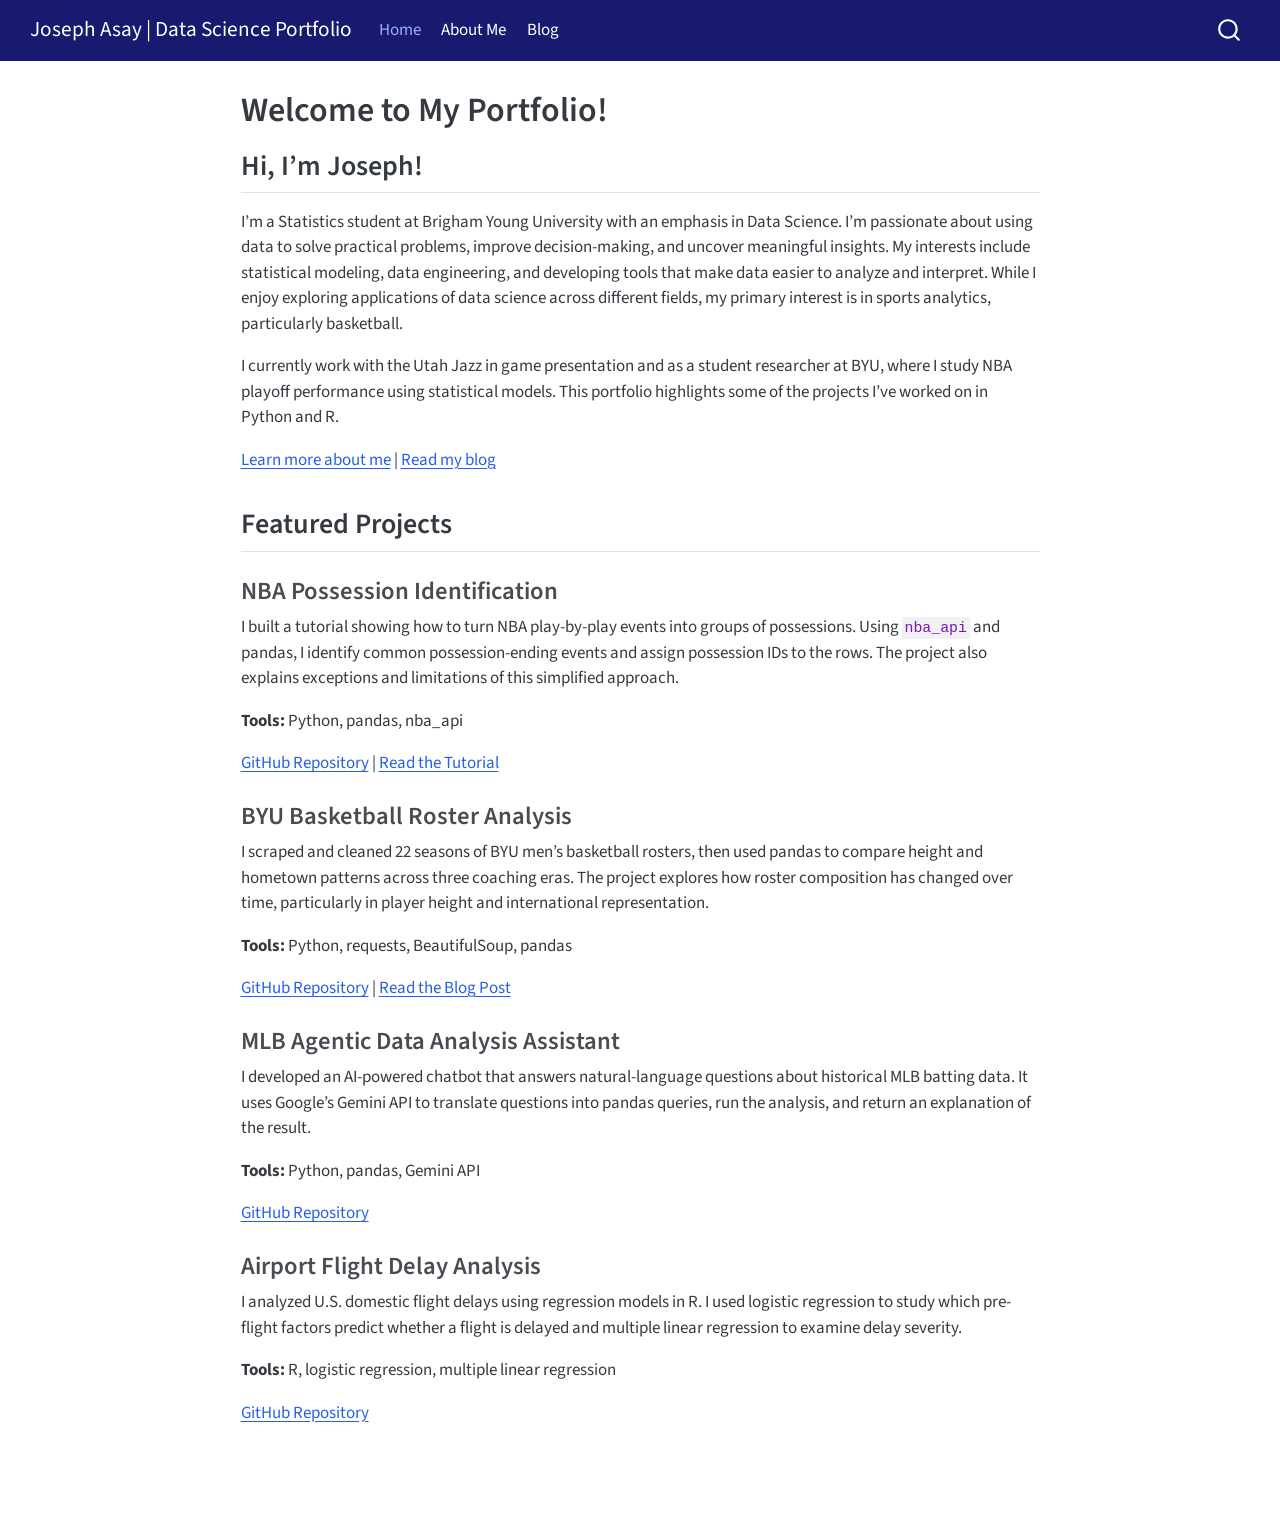
<file: docs/index.html>
<!DOCTYPE html>
<html xmlns="http://www.w3.org/1999/xhtml" lang="en" xml:lang="en"><head>

<meta charset="utf-8">
<meta name="generator" content="quarto-1.10.18">

<meta name="viewport" content="width=device-width, initial-scale=1.0, user-scalable=yes">


<title>Welcome to My Portfolio! – Joseph Asay | Data Science Portfolio</title>
<style>
/* Default styles provided by pandoc.
** See https://pandoc.org/MANUAL.html#variables-for-html for config info.
*/
span.smallcaps{font-variant: small-caps;}
div.columns{display: flex; gap: 1.5em;}
div.column{flex: auto;}
@media screen {
div.columns{gap: min(4vw, 1.5em);}
div.column{overflow-x: auto;}
}
div.hanging-indent{margin-left: 1.5em; text-indent: -1.5em;}
ul.task-list{list-style: none;}
ul.task-list li input[type="checkbox"] {
  width: 0.8em;
  margin: 0 0.8em 0.2em -1em; /* quarto-specific, see https://github.com/quarto-dev/quarto-cli/issues/4556 */ 
  vertical-align: middle;
}
</style>


<script src="site_libs/quarto-nav/quarto-nav.js"></script>
<script src="site_libs/quarto-nav/headroom.min.js"></script>
<script src="site_libs/clipboard/clipboard.min.js"></script>
<script src="site_libs/quarto-search/autocomplete.umd.js"></script>
<script src="site_libs/quarto-search/fuse.min.js"></script>
<script src="site_libs/quarto-search/quarto-search.js"></script>
<meta name="quarto:offset" content="./">
<script src="site_libs/quarto-html/quarto.js" type="module"></script>
<script src="site_libs/quarto-html/tabsets/tabsets.js" type="module"></script>
<script src="site_libs/quarto-html/popper.min.js"></script>
<script src="site_libs/quarto-html/tippy.umd.min.js"></script>
<script src="site_libs/quarto-html/anchor.min.js"></script>
<link href="site_libs/quarto-html/tippy.css" rel="stylesheet">
<link href="site_libs/quarto-html/quarto-syntax-highlighting-64a204ab8560d761af7679ceaba22944.css" rel="stylesheet" id="quarto-text-highlighting-styles">
<script src="site_libs/bootstrap/bootstrap.min.js"></script>
<link href="site_libs/bootstrap/bootstrap-icons.css" rel="stylesheet">
<link href="site_libs/bootstrap/bootstrap-12db1cee02c1be9a93b32a19c15b35fb.min.css" rel="stylesheet" append-hash="true" id="quarto-bootstrap" data-mode="light">
<script id="quarto-search-options" type="application/json">{
  "location": "navbar",
  "copy-button": false,
  "collapse-after": 3,
  "panel-placement": "end",
  "type": "overlay",
  "limit": 50,
  "keyboard-shortcut": [
    "f",
    "/",
    "s"
  ],
  "show-item-context": false,
  "language": {
    "search-no-results-text": "No results",
    "search-matching-documents-text": "matching documents",
    "search-copy-link-title": "Copy link to search",
    "search-hide-matches-text": "Hide additional matches",
    "search-more-match-text": "more match in this document",
    "search-more-matches-text": "more matches in this document",
    "search-clear-button-title": "Clear",
    "search-text-placeholder": "",
    "search-detached-cancel-button-title": "Cancel",
    "search-submit-button-title": "Submit",
    "search-label": "Search"
  }
}</script>


<link rel="stylesheet" href="styles.css">
</head>

<body class="nav-fixed fullcontent quarto-light">

<div id="quarto-search-results"></div>
  <header id="quarto-header" class="headroom fixed-top">
    <nav class="navbar navbar-expand-lg " data-bs-theme="dark">
      <div class="navbar-container container-fluid">
      <div class="navbar-brand-container mx-auto">
    <a class="navbar-brand" href="./index.html">
    <span class="navbar-title">Joseph Asay | Data Science Portfolio</span>
    </a>
  </div>
            <div id="quarto-search" class="" title="Search"></div>
          <button class="navbar-toggler" type="button" data-bs-toggle="collapse" data-bs-target="#navbarCollapse" aria-controls="navbarCollapse" role="menu" aria-expanded="false" aria-label="Toggle navigation" onclick="if (window.quartoToggleHeadroom) { window.quartoToggleHeadroom(); }">
  <span class="navbar-toggler-icon"></span>
</button>
          <div class="collapse navbar-collapse" id="navbarCollapse">
            <ul class="navbar-nav navbar-nav-scroll me-auto">
  <li class="nav-item">
    <a class="nav-link active" href="./index.html" aria-current="page"> 
<span class="menu-text">Home</span></a>
  </li>  
  <li class="nav-item">
    <a class="nav-link" href="./about.html"> 
<span class="menu-text">About Me</span></a>
  </li>  
  <li class="nav-item">
    <a class="nav-link" href="./blog.html"> 
<span class="menu-text">Blog</span></a>
  </li>  
</ul>
          </div> <!-- /navcollapse -->
            <div class="quarto-navbar-tools">
</div>
      </div> <!-- /container-fluid -->
    </nav>
</header>
<!-- content -->
<div id="quarto-content" class="quarto-container page-columns page-rows-contents page-layout-article page-navbar">
<!-- sidebar -->
<!-- margin-sidebar -->
    
<!-- main -->
<main class="content" id="quarto-document-content">

<header id="title-block-header" class="quarto-title-block default">
<div class="quarto-title">
<h1 class="title">Welcome to My Portfolio!</h1>
</div>



<div class="quarto-title-meta">

    
  
    
  </div>
  


</header>


<section id="hi-im-joseph" class="level2">
<h2 class="anchored" data-anchor-id="hi-im-joseph">Hi, I’m Joseph!</h2>
<p>I’m a Statistics student at Brigham Young University with an emphasis in Data Science. I’m passionate about using data to solve practical problems, improve decision-making, and uncover meaningful insights. My interests include statistical modeling, data engineering, and developing tools that make data easier to analyze and interpret. While I enjoy exploring applications of data science across different fields, my primary interest is in sports analytics, particularly basketball.</p>
<p>I currently work with the Utah Jazz in game presentation and as a student researcher at BYU, where I study NBA playoff performance using statistical models. This portfolio highlights some of the projects I’ve worked on in Python and R.</p>
<p><a href="./about.html">Learn more about me</a> | <a href="./blog.html">Read my blog</a></p>
</section>
<section id="featured-projects" class="level2">
<h2 class="anchored" data-anchor-id="featured-projects">Featured Projects</h2>
<section id="nba-possession-identification" class="level3">
<h3 class="anchored" data-anchor-id="nba-possession-identification">NBA Possession Identification</h3>
<p>I built a tutorial showing how to turn NBA play-by-play events into groups of possessions. Using <code>nba_api</code> and pandas, I identify common possession-ending events and assign possession IDs to the rows. The project also explains exceptions and limitations of this simplified approach.</p>
<p><strong>Tools:</strong> Python, pandas, nba_api</p>
<p><a href="https://github.com/Joseph-Asay/github_pages_portfolio">GitHub Repository</a> | <a href="./posts/nba-possessions.html">Read the Tutorial</a></p>
</section>
<section id="byu-basketball-roster-analysis" class="level3">
<h3 class="anchored" data-anchor-id="byu-basketball-roster-analysis">BYU Basketball Roster Analysis</h3>
<p>I scraped and cleaned 22 seasons of BYU men’s basketball rosters, then used pandas to compare height and hometown patterns across three coaching eras. The project explores how roster composition has changed over time, particularly in player height and international representation.</p>
<p><strong>Tools:</strong> Python, requests, BeautifulSoup, pandas</p>
<p><a href="https://github.com/Joseph-Asay/byu-basketball-roster-analysis">GitHub Repository</a> | <a href="./posts/byu-roster-analysis.html">Read the Blog Post</a></p>
</section>
<section id="mlb-agentic-data-analysis-assistant" class="level3">
<h3 class="anchored" data-anchor-id="mlb-agentic-data-analysis-assistant">MLB Agentic Data Analysis Assistant</h3>
<p>I developed an AI-powered chatbot that answers natural-language questions about historical MLB batting data. It uses Google’s Gemini API to translate questions into pandas queries, run the analysis, and return an explanation of the result.</p>
<p><strong>Tools:</strong> Python, pandas, Gemini API</p>
<p><a href="https://github.com/Joseph-Asay/MLB_Agentic_Chatbot">GitHub Repository</a></p>
</section>
<section id="airport-flight-delay-analysis" class="level3">
<h3 class="anchored" data-anchor-id="airport-flight-delay-analysis">Airport Flight Delay Analysis</h3>
<p>I analyzed U.S. domestic flight delays using regression models in R. I used logistic regression to study which pre-flight factors predict whether a flight is delayed and multiple linear regression to examine delay severity.</p>
<p><strong>Tools:</strong> R, logistic regression, multiple linear regression</p>
<p><a href="https://github.com/Joseph-Asay/Flight_Delay_Analysis">GitHub Repository</a></p>


</section>
</section>

</main> <!-- /main -->
<script id="quarto-html-after-body" type="application/javascript">
  window.document.addEventListener("DOMContentLoaded", function (event) {
    const icon = "";
    const anchorJS = new window.AnchorJS();
    anchorJS.options = {
      placement: 'right',
      icon: icon
    };
    anchorJS.add('.anchored');
    const isCodeAnnotation = (el) => {
      for (const clz of el.classList) {
        if (clz.startsWith('code-annotation-')) {                     
          return true;
        }
      }
      return false;
    }
    const onCopySuccess = function(e) {
      // button target
      const button = e.trigger;
      // don't keep focus
      button.blur();
      // flash "checked"
      button.classList.add('code-copy-button-checked');
      var currentTitle = button.getAttribute("title");
      button.setAttribute("title", "Copied!");
      let tooltip;
      if (window.bootstrap) {
        button.setAttribute("data-bs-toggle", "tooltip");
        button.setAttribute("data-bs-placement", "left");
        button.setAttribute("data-bs-title", "Copied!");
        tooltip = new bootstrap.Tooltip(button, 
          { trigger: "manual", 
            customClass: "code-copy-button-tooltip",
            offset: [0, -8]});
        tooltip.show();    
      }
      setTimeout(function() {
        if (tooltip) {
          tooltip.hide();
          button.removeAttribute("data-bs-title");
          button.removeAttribute("data-bs-toggle");
          button.removeAttribute("data-bs-placement");
        }
        button.setAttribute("title", currentTitle);
        button.classList.remove('code-copy-button-checked');
      }, 1000);
      // clear code selection
      e.clearSelection();
    }
    const getTextToCopy = function(trigger) {
      const outerScaffold = trigger.parentElement.cloneNode(true);
      const codeEl = outerScaffold.querySelector('code');
      for (const childEl of codeEl.children) {
        if (isCodeAnnotation(childEl)) {
          childEl.remove();
        }
      }
      return codeEl.innerText;
    }
    const clipboard = new window.ClipboardJS('.code-copy-button:not([data-in-quarto-modal])', {
      text: getTextToCopy
    });
    clipboard.on('success', onCopySuccess);
    if (window.document.getElementById('quarto-embedded-source-code-modal')) {
      const clipboardModal = new window.ClipboardJS('.code-copy-button[data-in-quarto-modal]', {
        text: getTextToCopy,
        container: window.document.getElementById('quarto-embedded-source-code-modal')
      });
      clipboardModal.on('success', onCopySuccess);
    }
      var localhostRegex = new RegExp(/^(?:http|https):\/\/localhost\:?[0-9]*\//);
      var mailtoRegex = new RegExp(/^mailto:/);
        var filterRegex = new RegExp('/' + window.location.host + '/');
      var isInternal = (href) => {
          return filterRegex.test(href) || localhostRegex.test(href) || mailtoRegex.test(href);
      }
      // Inspect non-navigation links and adorn them if external
     var links = window.document.querySelectorAll('a[href]:not(.nav-link):not(.navbar-brand):not(.toc-action):not(.sidebar-link):not(.sidebar-item-toggle):not(.pagination-link):not(.no-external):not([aria-hidden]):not(.dropdown-item):not(.quarto-navigation-tool):not(.about-link)');
      for (var i=0; i<links.length; i++) {
        const link = links[i];
        if (!isInternal(link.href)) {
          // undo the damage that might have been done by quarto-nav.js in the case of
          // links that we want to consider external
          if (link.dataset.originalHref !== undefined) {
            link.href = link.dataset.originalHref;
          }
        }
      }
    function tippyHover(el, contentFn, onTriggerFn, onUntriggerFn) {
      const config = {
        allowHTML: true,
        maxWidth: 500,
        delay: 100,
        arrow: false,
        appendTo: function(el) {
            return el.parentElement;
        },
        interactive: true,
        interactiveBorder: 10,
        theme: 'quarto',
        placement: 'bottom-start',
      };
      if (contentFn) {
        config.content = contentFn;
      }
      if (onTriggerFn) {
        config.onTrigger = onTriggerFn;
      }
      if (onUntriggerFn) {
        config.onUntrigger = onUntriggerFn;
      }
      window.tippy(el, config); 
    }
    const noterefs = window.document.querySelectorAll('a[role="doc-noteref"]');
    for (var i=0; i<noterefs.length; i++) {
      const ref = noterefs[i];
      tippyHover(ref, function() {
        // use id or data attribute instead here
        let href = ref.getAttribute('data-footnote-href') || ref.getAttribute('href');
        try { href = new URL(href).hash; } catch {}
        const id = href.replace(/^#\/?/, "");
        const note = window.document.getElementById(id);
        if (note) {
          return note.innerHTML;
        } else {
          return "";
        }
      });
    }
    const xrefs = window.document.querySelectorAll('a.quarto-xref');
    const processXRef = (id, note) => {
      // Strip column container classes
      const stripColumnClz = (el) => {
        el.classList.remove("page-full", "page-columns");
        if (el.children) {
          for (const child of el.children) {
            stripColumnClz(child);
          }
        }
      }
      stripColumnClz(note)
      if (id === null || id.startsWith('sec-')) {
        // Special case sections, only their first couple elements
        const container = document.createElement("div");
        if (note.children && note.children.length > 2) {
          container.appendChild(note.children[0].cloneNode(true));
          for (let i = 1; i < note.children.length; i++) {
            const child = note.children[i];
            if (child.tagName === "P" && child.innerText === "") {
              continue;
            } else {
              container.appendChild(child.cloneNode(true));
              break;
            }
          }
          if (window.Quarto?.typesetMath) {
            window.Quarto.typesetMath(container);
          }
          return container.innerHTML
        } else {
          if (window.Quarto?.typesetMath) {
            window.Quarto.typesetMath(note);
          }
          return note.innerHTML;
        }
      } else {
        // Remove any anchor links if they are present
        const anchorLink = note.querySelector('a.anchorjs-link');
        if (anchorLink) {
          anchorLink.remove();
        }
        if (window.Quarto?.typesetMath) {
          window.Quarto.typesetMath(note);
        }
        if (note.classList.contains("callout")) {
          return note.outerHTML;
        } else {
          return note.innerHTML;
        }
      }
    }
    for (var i=0; i<xrefs.length; i++) {
      const xref = xrefs[i];
      tippyHover(xref, undefined, function(instance) {
        instance.disable();
        let url = xref.getAttribute('href');
        let hash = undefined; 
        if (url.startsWith('#')) {
          hash = url;
        } else {
          try { hash = new URL(url).hash; } catch {}
        }
        if (hash) {
          const id = hash.replace(/^#\/?/, "");
          const note = window.document.getElementById(id);
          if (note !== null) {
            try {
              const html = processXRef(id, note.cloneNode(true));
              instance.setContent(html);
            } finally {
              instance.enable();
              instance.show();
            }
          } else {
            // See if we can fetch this
            fetch(url.split('#')[0])
            .then(res => res.text())
            .then(html => {
              const parser = new DOMParser();
              const htmlDoc = parser.parseFromString(html, "text/html");
              const note = htmlDoc.getElementById(id);
              if (note !== null) {
                const html = processXRef(id, note);
                instance.setContent(html);
              } 
            }).finally(() => {
              instance.enable();
              instance.show();
            });
          }
        } else {
          // See if we can fetch a full url (with no hash to target)
          // This is a special case and we should probably do some content thinning / targeting
          fetch(url)
          .then(res => res.text())
          .then(html => {
            const parser = new DOMParser();
            const htmlDoc = parser.parseFromString(html, "text/html");
            const note = htmlDoc.querySelector('main.content');
            if (note !== null) {
              // This should only happen for chapter cross references
              // (since there is no id in the URL)
              // remove the first header
              if (note.children.length > 0 && note.children[0].tagName === "HEADER") {
                note.children[0].remove();
              }
              const html = processXRef(null, note);
              instance.setContent(html);
            } 
          }).finally(() => {
            instance.enable();
            instance.show();
          });
        }
      }, function(instance) {
      });
    }
        let selectedAnnoteEl;
        const selectorForAnnotation = ( cell, annotation) => {
          let cellAttr = 'data-code-cell="' + cell + '"';
          let lineAttr = 'data-code-annotation="' +  annotation + '"';
          const selector = 'span[' + cellAttr + '][' + lineAttr + ']';
          return selector;
        }
        const selectCodeLines = (annoteEl) => {
          const doc = window.document;
          const targetCell = annoteEl.getAttribute("data-target-cell");
          const targetAnnotation = annoteEl.getAttribute("data-target-annotation");
          const annoteSpan = window.document.querySelector(selectorForAnnotation(targetCell, targetAnnotation));
          const lines = annoteSpan.getAttribute("data-code-lines").split(",");
          const lineIds = lines.map((line) => {
            return targetCell + "-" + line;
          })
          let top = null;
          let height = null;
          let parent = null;
          if (lineIds.length > 0) {
              //compute the position of the single el (top and bottom and make a div)
              const el = window.document.getElementById(lineIds[0]);
              top = el.offsetTop;
              height = el.offsetHeight;
              parent = el.parentElement.parentElement;
            if (lineIds.length > 1) {
              const lastEl = window.document.getElementById(lineIds[lineIds.length - 1]);
              const bottom = lastEl.offsetTop + lastEl.offsetHeight;
              height = bottom - top;
            }
            if (top !== null && height !== null && parent !== null) {
              // cook up a div (if necessary) and position it 
              let div = window.document.getElementById("code-annotation-line-highlight");
              if (div === null) {
                div = window.document.createElement("div");
                div.setAttribute("id", "code-annotation-line-highlight");
                div.style.position = 'absolute';
                parent.appendChild(div);
              }
              div.style.top = top - 2 + "px";
              div.style.height = height + 4 + "px";
              div.style.left = 0;
              let gutterDiv = window.document.getElementById("code-annotation-line-highlight-gutter");
              if (gutterDiv === null) {
                gutterDiv = window.document.createElement("div");
                gutterDiv.setAttribute("id", "code-annotation-line-highlight-gutter");
                gutterDiv.style.position = 'absolute';
                const codeCell = window.document.getElementById(targetCell);
                const gutter = codeCell.querySelector('.code-annotation-gutter');
                gutter.appendChild(gutterDiv);
              }
              gutterDiv.style.top = top - 2 + "px";
              gutterDiv.style.height = height + 4 + "px";
            }
            selectedAnnoteEl = annoteEl;
          }
        };
        const unselectCodeLines = () => {
          const elementsIds = ["code-annotation-line-highlight", "code-annotation-line-highlight-gutter"];
          elementsIds.forEach((elId) => {
            const div = window.document.getElementById(elId);
            if (div) {
              div.remove();
            }
          });
          selectedAnnoteEl = undefined;
        };
          // Handle positioning of the toggle
      window.addEventListener(
        "resize",
        throttle(() => {
          elRect = undefined;
          if (selectedAnnoteEl) {
            selectCodeLines(selectedAnnoteEl);
          }
        }, 10)
      );
      function throttle(fn, ms) {
      let throttle = false;
      let timer;
        return (...args) => {
          if(!throttle) { // first call gets through
              fn.apply(this, args);
              throttle = true;
          } else { // all the others get throttled
              if(timer) clearTimeout(timer); // cancel #2
              timer = setTimeout(() => {
                fn.apply(this, args);
                timer = throttle = false;
              }, ms);
          }
        };
      }
        // Attach click handler to the DT
        const annoteDls = window.document.querySelectorAll('dt[data-target-cell]');
        for (const annoteDlNode of annoteDls) {
          annoteDlNode.addEventListener('click', (event) => {
            const clickedEl = event.target;
            if (clickedEl !== selectedAnnoteEl) {
              unselectCodeLines();
              const activeEl = window.document.querySelector('dt[data-target-cell].code-annotation-active');
              if (activeEl) {
                activeEl.classList.remove('code-annotation-active');
              }
              selectCodeLines(clickedEl);
              clickedEl.classList.add('code-annotation-active');
            } else {
              // Unselect the line
              unselectCodeLines();
              clickedEl.classList.remove('code-annotation-active');
            }
          });
        }
    const findCites = (el) => {
      const parentEl = el.parentElement;
      if (parentEl) {
        const cites = parentEl.dataset.cites;
        if (cites) {
          return {
            el,
            cites: cites.split(' ')
          };
        } else {
          return findCites(el.parentElement)
        }
      } else {
        return undefined;
      }
    };
    var bibliorefs = window.document.querySelectorAll('a[role="doc-biblioref"]');
    for (var i=0; i<bibliorefs.length; i++) {
      const ref = bibliorefs[i];
      const citeInfo = findCites(ref);
      if (citeInfo) {
        tippyHover(citeInfo.el, function() {
          var popup = window.document.createElement('div');
          citeInfo.cites.forEach(function(cite) {
            var citeDiv = window.document.createElement('div');
            citeDiv.classList.add('hanging-indent');
            citeDiv.classList.add('csl-entry');
            var biblioDiv = window.document.getElementById('ref-' + cite);
            if (biblioDiv) {
              citeDiv.innerHTML = biblioDiv.innerHTML;
            }
            popup.appendChild(citeDiv);
          });
          return popup.innerHTML;
        });
      }
    }
  });
  </script>
</div> <!-- /content -->




</body></html>
</file>
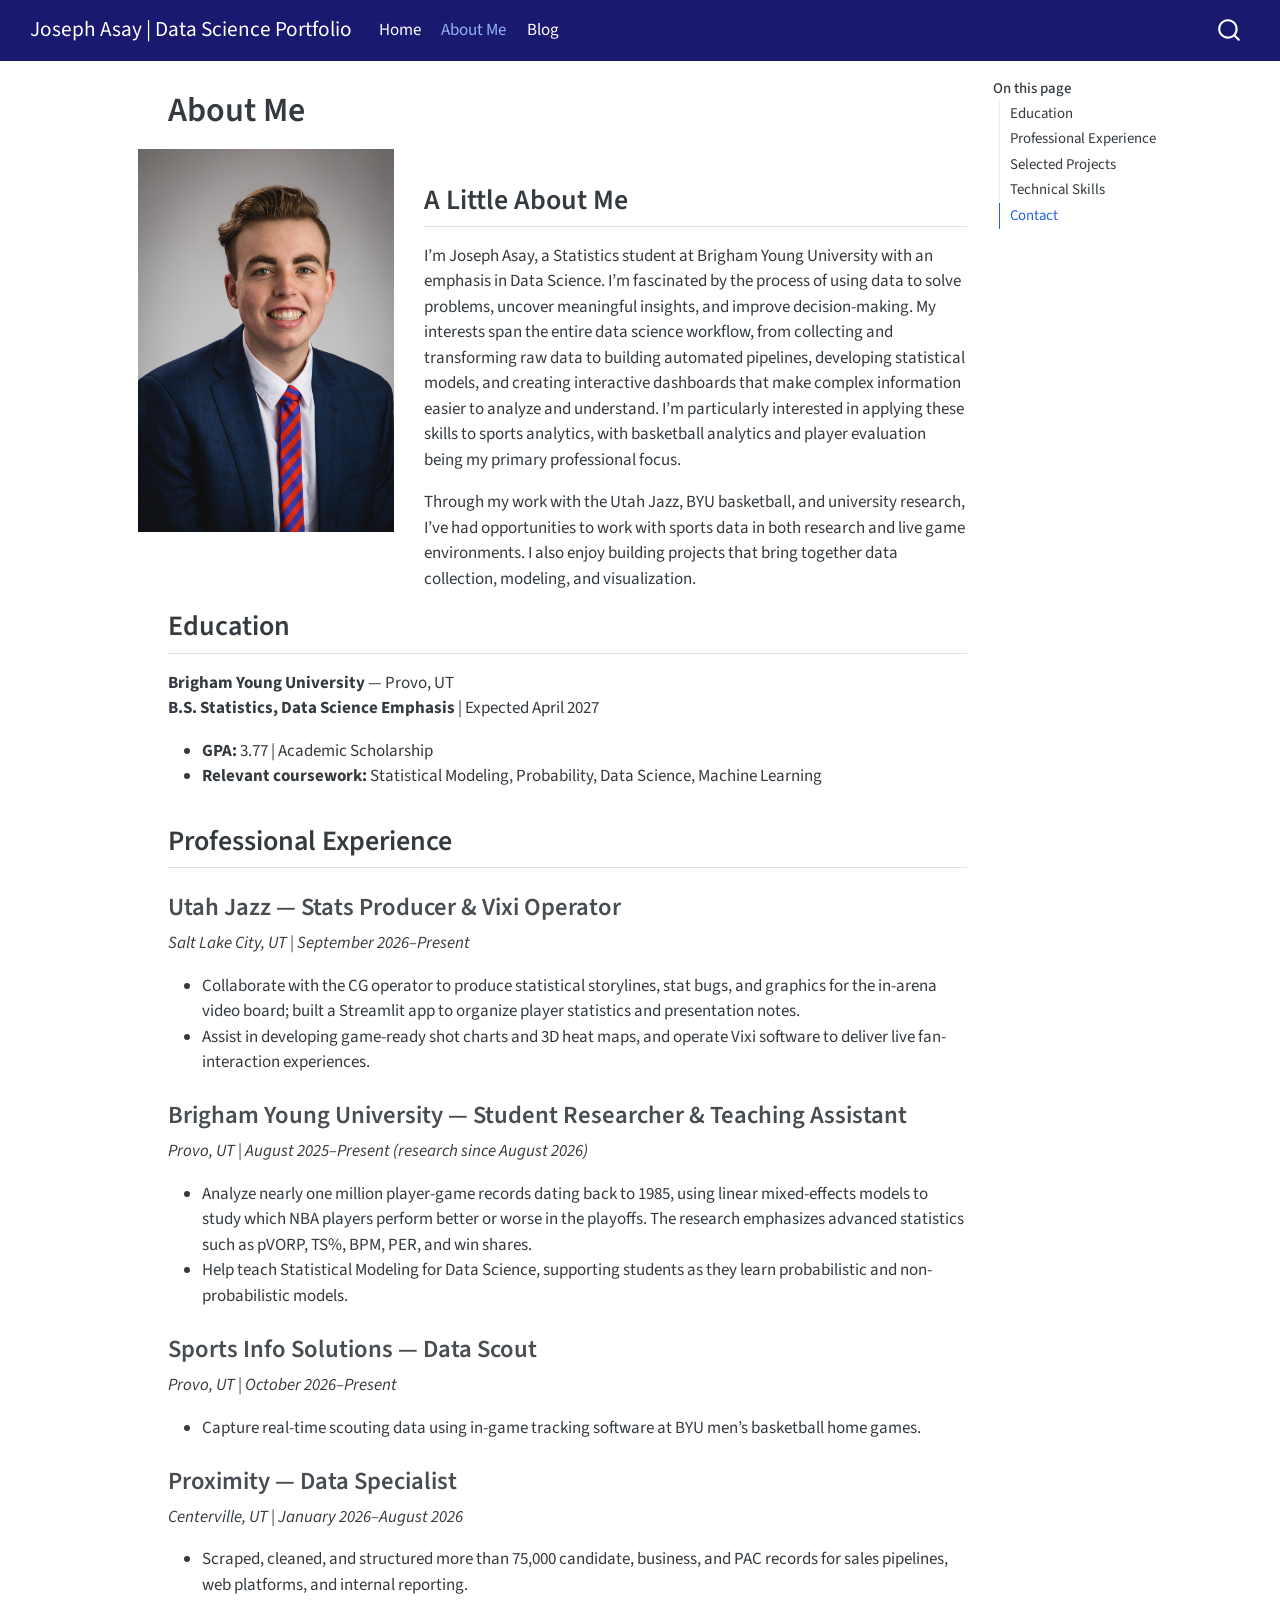
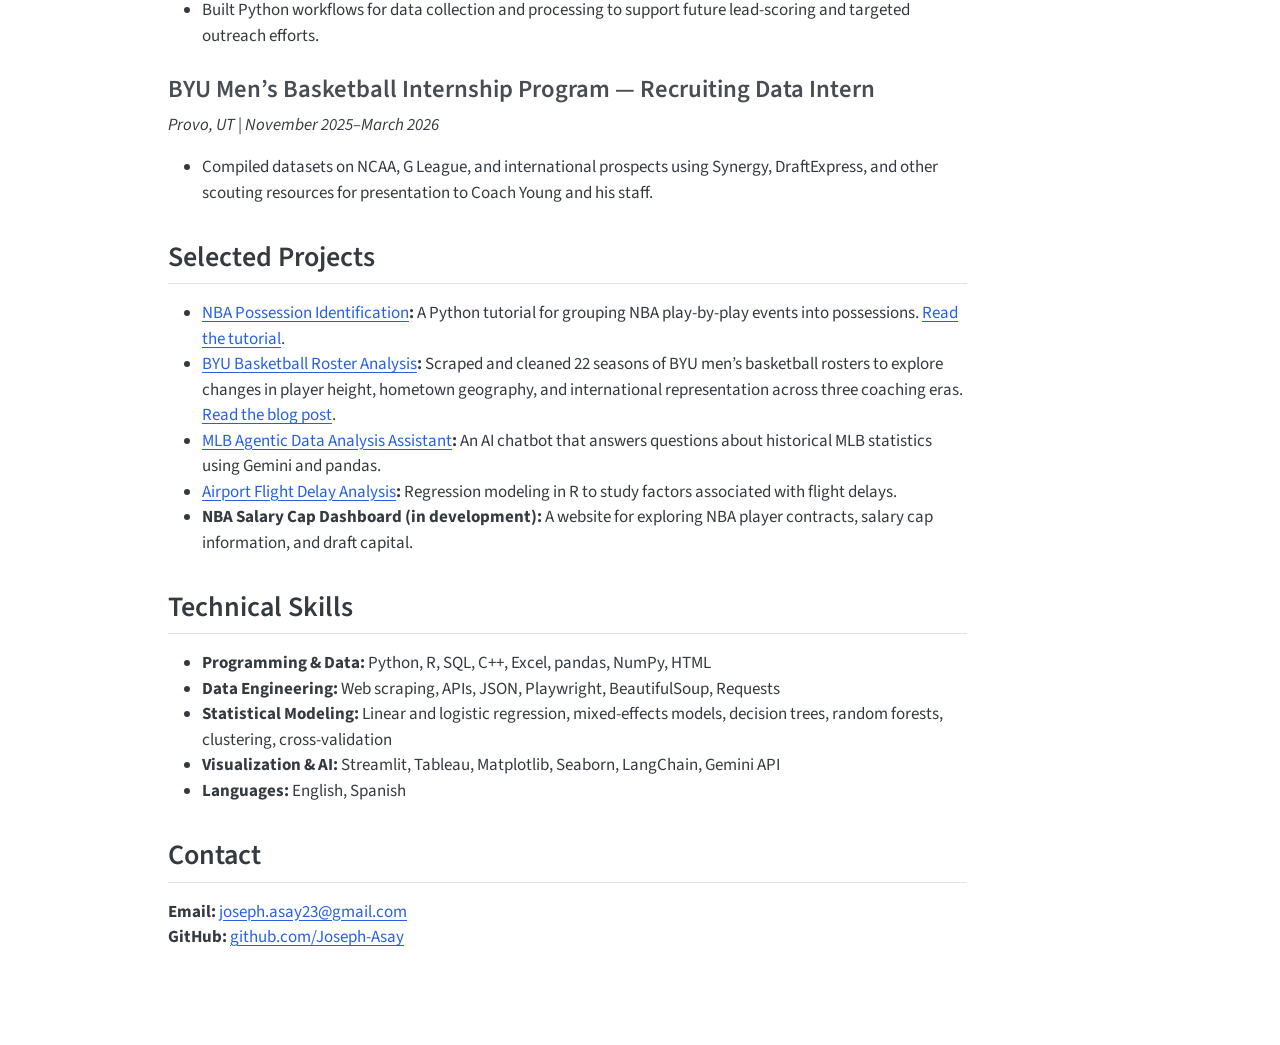
<file: docs/about.html>
<!DOCTYPE html>
<html xmlns="http://www.w3.org/1999/xhtml" lang="en" xml:lang="en"><head>

<meta charset="utf-8">
<meta name="generator" content="quarto-1.10.18">

<meta name="viewport" content="width=device-width, initial-scale=1.0, user-scalable=yes">


<title>About Me – Joseph Asay | Data Science Portfolio</title>
<style>
/* Default styles provided by pandoc.
** See https://pandoc.org/MANUAL.html#variables-for-html for config info.
*/
span.smallcaps{font-variant: small-caps;}
div.columns{display: flex; gap: 1.5em;}
div.column{flex: auto;}
@media screen {
div.columns{gap: min(4vw, 1.5em);}
div.column{overflow-x: auto;}
}
div.hanging-indent{margin-left: 1.5em; text-indent: -1.5em;}
ul.task-list{list-style: none;}
ul.task-list li input[type="checkbox"] {
  width: 0.8em;
  margin: 0 0.8em 0.2em -1em; /* quarto-specific, see https://github.com/quarto-dev/quarto-cli/issues/4556 */ 
  vertical-align: middle;
}
</style>


<script src="site_libs/quarto-nav/quarto-nav.js"></script>
<script src="site_libs/quarto-nav/headroom.min.js"></script>
<script src="site_libs/clipboard/clipboard.min.js"></script>
<script src="site_libs/quarto-search/autocomplete.umd.js"></script>
<script src="site_libs/quarto-search/fuse.min.js"></script>
<script src="site_libs/quarto-search/quarto-search.js"></script>
<meta name="quarto:offset" content="./">
<script src="site_libs/quarto-html/quarto.js" type="module"></script>
<script src="site_libs/quarto-html/tabsets/tabsets.js" type="module"></script>
<script src="site_libs/quarto-html/popper.min.js"></script>
<script src="site_libs/quarto-html/tippy.umd.min.js"></script>
<script src="site_libs/quarto-html/anchor.min.js"></script>
<link href="site_libs/quarto-html/tippy.css" rel="stylesheet">
<link href="site_libs/quarto-html/quarto-syntax-highlighting-64a204ab8560d761af7679ceaba22944.css" rel="stylesheet" id="quarto-text-highlighting-styles">
<script src="site_libs/bootstrap/bootstrap.min.js"></script>
<link href="site_libs/bootstrap/bootstrap-icons.css" rel="stylesheet">
<link href="site_libs/bootstrap/bootstrap-12db1cee02c1be9a93b32a19c15b35fb.min.css" rel="stylesheet" append-hash="true" id="quarto-bootstrap" data-mode="light">
<script id="quarto-search-options" type="application/json">{
  "location": "navbar",
  "copy-button": false,
  "collapse-after": 3,
  "panel-placement": "end",
  "type": "overlay",
  "limit": 50,
  "keyboard-shortcut": [
    "f",
    "/",
    "s"
  ],
  "show-item-context": false,
  "language": {
    "search-no-results-text": "No results",
    "search-matching-documents-text": "matching documents",
    "search-copy-link-title": "Copy link to search",
    "search-hide-matches-text": "Hide additional matches",
    "search-more-match-text": "more match in this document",
    "search-more-matches-text": "more matches in this document",
    "search-clear-button-title": "Clear",
    "search-text-placeholder": "",
    "search-detached-cancel-button-title": "Cancel",
    "search-submit-button-title": "Submit",
    "search-label": "Search"
  }
}</script>


<link rel="stylesheet" href="styles.css">
</head>

<body class="nav-fixed quarto-light">

<div id="quarto-search-results"></div>
  <header id="quarto-header" class="headroom fixed-top">
    <nav class="navbar navbar-expand-lg " data-bs-theme="dark">
      <div class="navbar-container container-fluid">
      <div class="navbar-brand-container mx-auto">
    <a class="navbar-brand" href="./index.html">
    <span class="navbar-title">Joseph Asay | Data Science Portfolio</span>
    </a>
  </div>
            <div id="quarto-search" class="" title="Search"></div>
          <button class="navbar-toggler" type="button" data-bs-toggle="collapse" data-bs-target="#navbarCollapse" aria-controls="navbarCollapse" role="menu" aria-expanded="false" aria-label="Toggle navigation" onclick="if (window.quartoToggleHeadroom) { window.quartoToggleHeadroom(); }">
  <span class="navbar-toggler-icon"></span>
</button>
          <div class="collapse navbar-collapse" id="navbarCollapse">
            <ul class="navbar-nav navbar-nav-scroll me-auto">
  <li class="nav-item">
    <a class="nav-link" href="./index.html"> 
<span class="menu-text">Home</span></a>
  </li>  
  <li class="nav-item">
    <a class="nav-link active" href="./about.html" aria-current="page"> 
<span class="menu-text">About Me</span></a>
  </li>  
  <li class="nav-item">
    <a class="nav-link" href="./blog.html"> 
<span class="menu-text">Blog</span></a>
  </li>  
</ul>
          </div> <!-- /navcollapse -->
            <div class="quarto-navbar-tools">
</div>
      </div> <!-- /container-fluid -->
    </nav>
</header>
<!-- content -->
<div id="quarto-content" class="quarto-container page-columns page-rows-contents page-layout-article page-navbar">
<!-- sidebar -->
<!-- margin-sidebar -->
    <div id="quarto-margin-sidebar" class="sidebar margin-sidebar">
        <nav id="TOC" role="doc-toc" class="toc-active">
    <h2 id="toc-title">On this page</h2>
   
  <ul>
  <li><a href="#education" id="toc-education" class="nav-link active" data-scroll-target="#education">Education</a></li>
  <li><a href="#professional-experience" id="toc-professional-experience" class="nav-link" data-scroll-target="#professional-experience">Professional Experience</a>
  <ul class="collapse">
  <li><a href="#utah-jazz-stats-producer-vixi-operator" id="toc-utah-jazz-stats-producer-vixi-operator" class="nav-link" data-scroll-target="#utah-jazz-stats-producer-vixi-operator">Utah Jazz — Stats Producer &amp; Vixi Operator</a></li>
  <li><a href="#brigham-young-university-student-researcher-teaching-assistant" id="toc-brigham-young-university-student-researcher-teaching-assistant" class="nav-link" data-scroll-target="#brigham-young-university-student-researcher-teaching-assistant">Brigham Young University — Student Researcher &amp; Teaching Assistant</a></li>
  <li><a href="#sports-info-solutions-data-scout" id="toc-sports-info-solutions-data-scout" class="nav-link" data-scroll-target="#sports-info-solutions-data-scout">Sports Info Solutions — Data Scout</a></li>
  <li><a href="#proximity-data-specialist" id="toc-proximity-data-specialist" class="nav-link" data-scroll-target="#proximity-data-specialist">Proximity — Data Specialist</a></li>
  <li><a href="#byu-mens-basketball-internship-program-recruiting-data-intern" id="toc-byu-mens-basketball-internship-program-recruiting-data-intern" class="nav-link" data-scroll-target="#byu-mens-basketball-internship-program-recruiting-data-intern">BYU Men’s Basketball Internship Program — Recruiting Data Intern</a></li>
  </ul></li>
  <li><a href="#selected-projects" id="toc-selected-projects" class="nav-link" data-scroll-target="#selected-projects">Selected Projects</a></li>
  <li><a href="#technical-skills" id="toc-technical-skills" class="nav-link" data-scroll-target="#technical-skills">Technical Skills</a></li>
  <li><a href="#contact" id="toc-contact" class="nav-link" data-scroll-target="#contact">Contact</a></li>
  </ul>
</nav>
    </div>
<!-- main -->
<main class="content" id="quarto-document-content">

<header id="title-block-header" class="quarto-title-block default">
<div class="quarto-title">
<h1 class="title">About Me</h1>
</div>



<div class="quarto-title-meta">

    
  
    
  </div>
  


</header>


<div class="columns">
<div class="column" style="width:32%;">
<p><img src="profile.jpg" alt="Joseph Asay" style="width: 100%; transform: translateX(-30px);"></p>
</div><div class="column" style="width:68%;">
<section id="a-little-about-me" class="level2">
<h2 class="anchored" data-anchor-id="a-little-about-me">A Little About Me</h2>
<p>I’m Joseph Asay, a Statistics student at Brigham Young University with an emphasis in Data Science. I’m fascinated by the process of using data to solve problems, uncover meaningful insights, and improve decision-making. My interests span the entire data science workflow, from collecting and transforming raw data to building automated pipelines, developing statistical models, and creating interactive dashboards that make complex information easier to analyze and understand. I’m particularly interested in applying these skills to sports analytics, with basketball analytics and player evaluation being my primary professional focus.</p>
<p>Through my work with the Utah Jazz, BYU basketball, and university research, I’ve had opportunities to work with sports data in both research and live game environments. I also enjoy building projects that bring together data collection, modeling, and visualization.</p>
</section>
</div>
</div>
<section id="education" class="level2">
<h2 class="anchored" data-anchor-id="education">Education</h2>
<p><strong>Brigham Young University</strong> — Provo, UT<br>
<strong>B.S. Statistics, Data Science Emphasis</strong> | Expected April 2027</p>
<ul>
<li><strong>GPA:</strong> 3.77 | Academic Scholarship</li>
<li><strong>Relevant coursework:</strong> Statistical Modeling, Probability, Data Science, Machine Learning</li>
</ul>
</section>
<section id="professional-experience" class="level2">
<h2 class="anchored" data-anchor-id="professional-experience">Professional Experience</h2>
<section id="utah-jazz-stats-producer-vixi-operator" class="level3">
<h3 class="anchored" data-anchor-id="utah-jazz-stats-producer-vixi-operator">Utah Jazz — Stats Producer &amp; Vixi Operator</h3>
<p><em>Salt Lake City, UT | September 2026–Present</em></p>
<ul>
<li>Collaborate with the CG operator to produce statistical storylines, stat bugs, and graphics for the in-arena video board; built a Streamlit app to organize player statistics and presentation notes.</li>
<li>Assist in developing game-ready shot charts and 3D heat maps, and operate Vixi software to deliver live fan-interaction experiences.</li>
</ul>
</section>
<section id="brigham-young-university-student-researcher-teaching-assistant" class="level3">
<h3 class="anchored" data-anchor-id="brigham-young-university-student-researcher-teaching-assistant">Brigham Young University — Student Researcher &amp; Teaching Assistant</h3>
<p><em>Provo, UT | August 2025–Present (research since August 2026)</em></p>
<ul>
<li>Analyze nearly one million player-game records dating back to 1985, using linear mixed-effects models to study which NBA players perform better or worse in the playoffs. The research emphasizes advanced statistics such as pVORP, TS%, BPM, PER, and win shares.</li>
<li>Help teach Statistical Modeling for Data Science, supporting students as they learn probabilistic and non-probabilistic models.</li>
</ul>
</section>
<section id="sports-info-solutions-data-scout" class="level3">
<h3 class="anchored" data-anchor-id="sports-info-solutions-data-scout">Sports Info Solutions — Data Scout</h3>
<p><em>Provo, UT | October 2026–Present</em></p>
<ul>
<li>Capture real-time scouting data using in-game tracking software at BYU men’s basketball home games.</li>
</ul>
</section>
<section id="proximity-data-specialist" class="level3">
<h3 class="anchored" data-anchor-id="proximity-data-specialist">Proximity — Data Specialist</h3>
<p><em>Centerville, UT | January 2026–August 2026</em></p>
<ul>
<li>Scraped, cleaned, and structured more than 75,000 candidate, business, and PAC records for sales pipelines, web platforms, and internal reporting.</li>
<li>Built Python workflows for data collection and processing to support future lead-scoring and targeted outreach efforts.</li>
</ul>
</section>
<section id="byu-mens-basketball-internship-program-recruiting-data-intern" class="level3">
<h3 class="anchored" data-anchor-id="byu-mens-basketball-internship-program-recruiting-data-intern">BYU Men’s Basketball Internship Program — Recruiting Data Intern</h3>
<p><em>Provo, UT | November 2025–March 2026</em></p>
<ul>
<li>Compiled datasets on NCAA, G League, and international prospects using Synergy, DraftExpress, and other scouting resources for presentation to Coach Young and his staff.</li>
</ul>
</section>
</section>
<section id="selected-projects" class="level2">
<h2 class="anchored" data-anchor-id="selected-projects">Selected Projects</h2>
<ul>
<li><strong><a href="https://github.com/Joseph-Asay/github_pages_portfolio">NBA Possession Identification</a>:</strong> A Python tutorial for grouping NBA play-by-play events into possessions. <a href="./posts/nba-possessions.html">Read the tutorial</a>.</li>
<li><strong><a href="https://github.com/Joseph-Asay/byu-basketball-roster-analysis">BYU Basketball Roster Analysis</a>:</strong> Scraped and cleaned 22 seasons of BYU men’s basketball rosters to explore changes in player height, hometown geography, and international representation across three coaching eras. <a href="./posts/byu-roster-analysis.html">Read the blog post</a>.</li>
<li><strong><a href="https://github.com/Joseph-Asay/MLB_Agentic_Chatbot">MLB Agentic Data Analysis Assistant</a>:</strong> An AI chatbot that answers questions about historical MLB statistics using Gemini and pandas.</li>
<li><strong><a href="https://github.com/Joseph-Asay/Flight_Delay_Analysis">Airport Flight Delay Analysis</a>:</strong> Regression modeling in R to study factors associated with flight delays.</li>
<li><strong>NBA Salary Cap Dashboard (in development):</strong> A website for exploring NBA player contracts, salary cap information, and draft capital.</li>
</ul>
</section>
<section id="technical-skills" class="level2">
<h2 class="anchored" data-anchor-id="technical-skills">Technical Skills</h2>
<ul>
<li><strong>Programming &amp; Data:</strong> Python, R, SQL, C++, Excel, pandas, NumPy, HTML</li>
<li><strong>Data Engineering:</strong> Web scraping, APIs, JSON, Playwright, BeautifulSoup, Requests</li>
<li><strong>Statistical Modeling:</strong> Linear and logistic regression, mixed-effects models, decision trees, random forests, clustering, cross-validation</li>
<li><strong>Visualization &amp; AI:</strong> Streamlit, Tableau, Matplotlib, Seaborn, LangChain, Gemini API</li>
<li><strong>Languages:</strong> English, Spanish</li>
</ul>
</section>
<section id="contact" class="level2">
<h2 class="anchored" data-anchor-id="contact">Contact</h2>
<p><strong>Email:</strong> <a href="mailto:joseph.asay23@gmail.com">joseph.asay23@gmail.com</a><br>
<strong>GitHub:</strong> <a href="https://github.com/Joseph-Asay">github.com/Joseph-Asay</a></p>


</section>

</main> <!-- /main -->
<script id="quarto-html-after-body" type="application/javascript">
  window.document.addEventListener("DOMContentLoaded", function (event) {
    const icon = "";
    const anchorJS = new window.AnchorJS();
    anchorJS.options = {
      placement: 'right',
      icon: icon
    };
    anchorJS.add('.anchored');
    const isCodeAnnotation = (el) => {
      for (const clz of el.classList) {
        if (clz.startsWith('code-annotation-')) {                     
          return true;
        }
      }
      return false;
    }
    const onCopySuccess = function(e) {
      // button target
      const button = e.trigger;
      // don't keep focus
      button.blur();
      // flash "checked"
      button.classList.add('code-copy-button-checked');
      var currentTitle = button.getAttribute("title");
      button.setAttribute("title", "Copied!");
      let tooltip;
      if (window.bootstrap) {
        button.setAttribute("data-bs-toggle", "tooltip");
        button.setAttribute("data-bs-placement", "left");
        button.setAttribute("data-bs-title", "Copied!");
        tooltip = new bootstrap.Tooltip(button, 
          { trigger: "manual", 
            customClass: "code-copy-button-tooltip",
            offset: [0, -8]});
        tooltip.show();    
      }
      setTimeout(function() {
        if (tooltip) {
          tooltip.hide();
          button.removeAttribute("data-bs-title");
          button.removeAttribute("data-bs-toggle");
          button.removeAttribute("data-bs-placement");
        }
        button.setAttribute("title", currentTitle);
        button.classList.remove('code-copy-button-checked');
      }, 1000);
      // clear code selection
      e.clearSelection();
    }
    const getTextToCopy = function(trigger) {
      const outerScaffold = trigger.parentElement.cloneNode(true);
      const codeEl = outerScaffold.querySelector('code');
      for (const childEl of codeEl.children) {
        if (isCodeAnnotation(childEl)) {
          childEl.remove();
        }
      }
      return codeEl.innerText;
    }
    const clipboard = new window.ClipboardJS('.code-copy-button:not([data-in-quarto-modal])', {
      text: getTextToCopy
    });
    clipboard.on('success', onCopySuccess);
    if (window.document.getElementById('quarto-embedded-source-code-modal')) {
      const clipboardModal = new window.ClipboardJS('.code-copy-button[data-in-quarto-modal]', {
        text: getTextToCopy,
        container: window.document.getElementById('quarto-embedded-source-code-modal')
      });
      clipboardModal.on('success', onCopySuccess);
    }
      var localhostRegex = new RegExp(/^(?:http|https):\/\/localhost\:?[0-9]*\//);
      var mailtoRegex = new RegExp(/^mailto:/);
        var filterRegex = new RegExp('/' + window.location.host + '/');
      var isInternal = (href) => {
          return filterRegex.test(href) || localhostRegex.test(href) || mailtoRegex.test(href);
      }
      // Inspect non-navigation links and adorn them if external
     var links = window.document.querySelectorAll('a[href]:not(.nav-link):not(.navbar-brand):not(.toc-action):not(.sidebar-link):not(.sidebar-item-toggle):not(.pagination-link):not(.no-external):not([aria-hidden]):not(.dropdown-item):not(.quarto-navigation-tool):not(.about-link)');
      for (var i=0; i<links.length; i++) {
        const link = links[i];
        if (!isInternal(link.href)) {
          // undo the damage that might have been done by quarto-nav.js in the case of
          // links that we want to consider external
          if (link.dataset.originalHref !== undefined) {
            link.href = link.dataset.originalHref;
          }
        }
      }
    function tippyHover(el, contentFn, onTriggerFn, onUntriggerFn) {
      const config = {
        allowHTML: true,
        maxWidth: 500,
        delay: 100,
        arrow: false,
        appendTo: function(el) {
            return el.parentElement;
        },
        interactive: true,
        interactiveBorder: 10,
        theme: 'quarto',
        placement: 'bottom-start',
      };
      if (contentFn) {
        config.content = contentFn;
      }
      if (onTriggerFn) {
        config.onTrigger = onTriggerFn;
      }
      if (onUntriggerFn) {
        config.onUntrigger = onUntriggerFn;
      }
      window.tippy(el, config); 
    }
    const noterefs = window.document.querySelectorAll('a[role="doc-noteref"]');
    for (var i=0; i<noterefs.length; i++) {
      const ref = noterefs[i];
      tippyHover(ref, function() {
        // use id or data attribute instead here
        let href = ref.getAttribute('data-footnote-href') || ref.getAttribute('href');
        try { href = new URL(href).hash; } catch {}
        const id = href.replace(/^#\/?/, "");
        const note = window.document.getElementById(id);
        if (note) {
          return note.innerHTML;
        } else {
          return "";
        }
      });
    }
    const xrefs = window.document.querySelectorAll('a.quarto-xref');
    const processXRef = (id, note) => {
      // Strip column container classes
      const stripColumnClz = (el) => {
        el.classList.remove("page-full", "page-columns");
        if (el.children) {
          for (const child of el.children) {
            stripColumnClz(child);
          }
        }
      }
      stripColumnClz(note)
      if (id === null || id.startsWith('sec-')) {
        // Special case sections, only their first couple elements
        const container = document.createElement("div");
        if (note.children && note.children.length > 2) {
          container.appendChild(note.children[0].cloneNode(true));
          for (let i = 1; i < note.children.length; i++) {
            const child = note.children[i];
            if (child.tagName === "P" && child.innerText === "") {
              continue;
            } else {
              container.appendChild(child.cloneNode(true));
              break;
            }
          }
          if (window.Quarto?.typesetMath) {
            window.Quarto.typesetMath(container);
          }
          return container.innerHTML
        } else {
          if (window.Quarto?.typesetMath) {
            window.Quarto.typesetMath(note);
          }
          return note.innerHTML;
        }
      } else {
        // Remove any anchor links if they are present
        const anchorLink = note.querySelector('a.anchorjs-link');
        if (anchorLink) {
          anchorLink.remove();
        }
        if (window.Quarto?.typesetMath) {
          window.Quarto.typesetMath(note);
        }
        if (note.classList.contains("callout")) {
          return note.outerHTML;
        } else {
          return note.innerHTML;
        }
      }
    }
    for (var i=0; i<xrefs.length; i++) {
      const xref = xrefs[i];
      tippyHover(xref, undefined, function(instance) {
        instance.disable();
        let url = xref.getAttribute('href');
        let hash = undefined; 
        if (url.startsWith('#')) {
          hash = url;
        } else {
          try { hash = new URL(url).hash; } catch {}
        }
        if (hash) {
          const id = hash.replace(/^#\/?/, "");
          const note = window.document.getElementById(id);
          if (note !== null) {
            try {
              const html = processXRef(id, note.cloneNode(true));
              instance.setContent(html);
            } finally {
              instance.enable();
              instance.show();
            }
          } else {
            // See if we can fetch this
            fetch(url.split('#')[0])
            .then(res => res.text())
            .then(html => {
              const parser = new DOMParser();
              const htmlDoc = parser.parseFromString(html, "text/html");
              const note = htmlDoc.getElementById(id);
              if (note !== null) {
                const html = processXRef(id, note);
                instance.setContent(html);
              } 
            }).finally(() => {
              instance.enable();
              instance.show();
            });
          }
        } else {
          // See if we can fetch a full url (with no hash to target)
          // This is a special case and we should probably do some content thinning / targeting
          fetch(url)
          .then(res => res.text())
          .then(html => {
            const parser = new DOMParser();
            const htmlDoc = parser.parseFromString(html, "text/html");
            const note = htmlDoc.querySelector('main.content');
            if (note !== null) {
              // This should only happen for chapter cross references
              // (since there is no id in the URL)
              // remove the first header
              if (note.children.length > 0 && note.children[0].tagName === "HEADER") {
                note.children[0].remove();
              }
              const html = processXRef(null, note);
              instance.setContent(html);
            } 
          }).finally(() => {
            instance.enable();
            instance.show();
          });
        }
      }, function(instance) {
      });
    }
        let selectedAnnoteEl;
        const selectorForAnnotation = ( cell, annotation) => {
          let cellAttr = 'data-code-cell="' + cell + '"';
          let lineAttr = 'data-code-annotation="' +  annotation + '"';
          const selector = 'span[' + cellAttr + '][' + lineAttr + ']';
          return selector;
        }
        const selectCodeLines = (annoteEl) => {
          const doc = window.document;
          const targetCell = annoteEl.getAttribute("data-target-cell");
          const targetAnnotation = annoteEl.getAttribute("data-target-annotation");
          const annoteSpan = window.document.querySelector(selectorForAnnotation(targetCell, targetAnnotation));
          const lines = annoteSpan.getAttribute("data-code-lines").split(",");
          const lineIds = lines.map((line) => {
            return targetCell + "-" + line;
          })
          let top = null;
          let height = null;
          let parent = null;
          if (lineIds.length > 0) {
              //compute the position of the single el (top and bottom and make a div)
              const el = window.document.getElementById(lineIds[0]);
              top = el.offsetTop;
              height = el.offsetHeight;
              parent = el.parentElement.parentElement;
            if (lineIds.length > 1) {
              const lastEl = window.document.getElementById(lineIds[lineIds.length - 1]);
              const bottom = lastEl.offsetTop + lastEl.offsetHeight;
              height = bottom - top;
            }
            if (top !== null && height !== null && parent !== null) {
              // cook up a div (if necessary) and position it 
              let div = window.document.getElementById("code-annotation-line-highlight");
              if (div === null) {
                div = window.document.createElement("div");
                div.setAttribute("id", "code-annotation-line-highlight");
                div.style.position = 'absolute';
                parent.appendChild(div);
              }
              div.style.top = top - 2 + "px";
              div.style.height = height + 4 + "px";
              div.style.left = 0;
              let gutterDiv = window.document.getElementById("code-annotation-line-highlight-gutter");
              if (gutterDiv === null) {
                gutterDiv = window.document.createElement("div");
                gutterDiv.setAttribute("id", "code-annotation-line-highlight-gutter");
                gutterDiv.style.position = 'absolute';
                const codeCell = window.document.getElementById(targetCell);
                const gutter = codeCell.querySelector('.code-annotation-gutter');
                gutter.appendChild(gutterDiv);
              }
              gutterDiv.style.top = top - 2 + "px";
              gutterDiv.style.height = height + 4 + "px";
            }
            selectedAnnoteEl = annoteEl;
          }
        };
        const unselectCodeLines = () => {
          const elementsIds = ["code-annotation-line-highlight", "code-annotation-line-highlight-gutter"];
          elementsIds.forEach((elId) => {
            const div = window.document.getElementById(elId);
            if (div) {
              div.remove();
            }
          });
          selectedAnnoteEl = undefined;
        };
          // Handle positioning of the toggle
      window.addEventListener(
        "resize",
        throttle(() => {
          elRect = undefined;
          if (selectedAnnoteEl) {
            selectCodeLines(selectedAnnoteEl);
          }
        }, 10)
      );
      function throttle(fn, ms) {
      let throttle = false;
      let timer;
        return (...args) => {
          if(!throttle) { // first call gets through
              fn.apply(this, args);
              throttle = true;
          } else { // all the others get throttled
              if(timer) clearTimeout(timer); // cancel #2
              timer = setTimeout(() => {
                fn.apply(this, args);
                timer = throttle = false;
              }, ms);
          }
        };
      }
        // Attach click handler to the DT
        const annoteDls = window.document.querySelectorAll('dt[data-target-cell]');
        for (const annoteDlNode of annoteDls) {
          annoteDlNode.addEventListener('click', (event) => {
            const clickedEl = event.target;
            if (clickedEl !== selectedAnnoteEl) {
              unselectCodeLines();
              const activeEl = window.document.querySelector('dt[data-target-cell].code-annotation-active');
              if (activeEl) {
                activeEl.classList.remove('code-annotation-active');
              }
              selectCodeLines(clickedEl);
              clickedEl.classList.add('code-annotation-active');
            } else {
              // Unselect the line
              unselectCodeLines();
              clickedEl.classList.remove('code-annotation-active');
            }
          });
        }
    const findCites = (el) => {
      const parentEl = el.parentElement;
      if (parentEl) {
        const cites = parentEl.dataset.cites;
        if (cites) {
          return {
            el,
            cites: cites.split(' ')
          };
        } else {
          return findCites(el.parentElement)
        }
      } else {
        return undefined;
      }
    };
    var bibliorefs = window.document.querySelectorAll('a[role="doc-biblioref"]');
    for (var i=0; i<bibliorefs.length; i++) {
      const ref = bibliorefs[i];
      const citeInfo = findCites(ref);
      if (citeInfo) {
        tippyHover(citeInfo.el, function() {
          var popup = window.document.createElement('div');
          citeInfo.cites.forEach(function(cite) {
            var citeDiv = window.document.createElement('div');
            citeDiv.classList.add('hanging-indent');
            citeDiv.classList.add('csl-entry');
            var biblioDiv = window.document.getElementById('ref-' + cite);
            if (biblioDiv) {
              citeDiv.innerHTML = biblioDiv.innerHTML;
            }
            popup.appendChild(citeDiv);
          });
          return popup.innerHTML;
        });
      }
    }
  });
  </script>
</div> <!-- /content -->




</body></html>
</file>
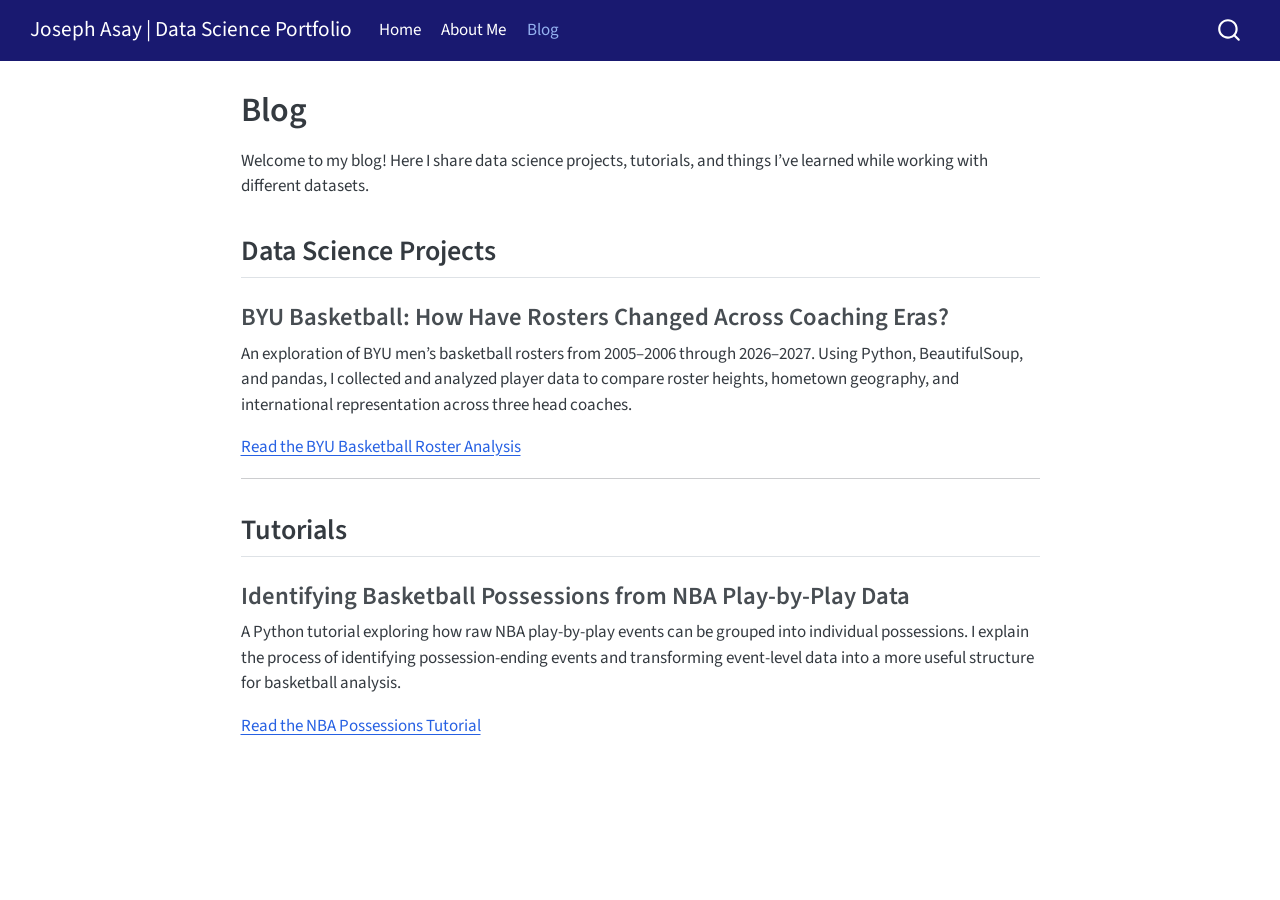
<file: docs/blog.html>
<!DOCTYPE html>
<html xmlns="http://www.w3.org/1999/xhtml" lang="en" xml:lang="en"><head>

<meta charset="utf-8">
<meta name="generator" content="quarto-1.10.18">

<meta name="viewport" content="width=device-width, initial-scale=1.0, user-scalable=yes">


<title>Blog – Joseph Asay | Data Science Portfolio</title>
<style>
/* Default styles provided by pandoc.
** See https://pandoc.org/MANUAL.html#variables-for-html for config info.
*/
span.smallcaps{font-variant: small-caps;}
div.columns{display: flex; gap: 1.5em;}
div.column{flex: auto;}
@media screen {
div.columns{gap: min(4vw, 1.5em);}
div.column{overflow-x: auto;}
}
div.hanging-indent{margin-left: 1.5em; text-indent: -1.5em;}
ul.task-list{list-style: none;}
ul.task-list li input[type="checkbox"] {
  width: 0.8em;
  margin: 0 0.8em 0.2em -1em; /* quarto-specific, see https://github.com/quarto-dev/quarto-cli/issues/4556 */ 
  vertical-align: middle;
}
</style>


<script src="site_libs/quarto-nav/quarto-nav.js"></script>
<script src="site_libs/quarto-nav/headroom.min.js"></script>
<script src="site_libs/clipboard/clipboard.min.js"></script>
<script src="site_libs/quarto-search/autocomplete.umd.js"></script>
<script src="site_libs/quarto-search/fuse.min.js"></script>
<script src="site_libs/quarto-search/quarto-search.js"></script>
<meta name="quarto:offset" content="./">
<script src="site_libs/quarto-html/quarto.js" type="module"></script>
<script src="site_libs/quarto-html/tabsets/tabsets.js" type="module"></script>
<script src="site_libs/quarto-html/popper.min.js"></script>
<script src="site_libs/quarto-html/tippy.umd.min.js"></script>
<script src="site_libs/quarto-html/anchor.min.js"></script>
<link href="site_libs/quarto-html/tippy.css" rel="stylesheet">
<link href="site_libs/quarto-html/quarto-syntax-highlighting-64a204ab8560d761af7679ceaba22944.css" rel="stylesheet" id="quarto-text-highlighting-styles">
<script src="site_libs/bootstrap/bootstrap.min.js"></script>
<link href="site_libs/bootstrap/bootstrap-icons.css" rel="stylesheet">
<link href="site_libs/bootstrap/bootstrap-12db1cee02c1be9a93b32a19c15b35fb.min.css" rel="stylesheet" append-hash="true" id="quarto-bootstrap" data-mode="light">
<script id="quarto-search-options" type="application/json">{
  "location": "navbar",
  "copy-button": false,
  "collapse-after": 3,
  "panel-placement": "end",
  "type": "overlay",
  "limit": 50,
  "keyboard-shortcut": [
    "f",
    "/",
    "s"
  ],
  "show-item-context": false,
  "language": {
    "search-no-results-text": "No results",
    "search-matching-documents-text": "matching documents",
    "search-copy-link-title": "Copy link to search",
    "search-hide-matches-text": "Hide additional matches",
    "search-more-match-text": "more match in this document",
    "search-more-matches-text": "more matches in this document",
    "search-clear-button-title": "Clear",
    "search-text-placeholder": "",
    "search-detached-cancel-button-title": "Cancel",
    "search-submit-button-title": "Submit",
    "search-label": "Search"
  }
}</script>


<link rel="stylesheet" href="styles.css">
</head>

<body class="nav-fixed fullcontent quarto-light">

<div id="quarto-search-results"></div>
  <header id="quarto-header" class="headroom fixed-top">
    <nav class="navbar navbar-expand-lg " data-bs-theme="dark">
      <div class="navbar-container container-fluid">
      <div class="navbar-brand-container mx-auto">
    <a class="navbar-brand" href="./index.html">
    <span class="navbar-title">Joseph Asay | Data Science Portfolio</span>
    </a>
  </div>
            <div id="quarto-search" class="" title="Search"></div>
          <button class="navbar-toggler" type="button" data-bs-toggle="collapse" data-bs-target="#navbarCollapse" aria-controls="navbarCollapse" role="menu" aria-expanded="false" aria-label="Toggle navigation" onclick="if (window.quartoToggleHeadroom) { window.quartoToggleHeadroom(); }">
  <span class="navbar-toggler-icon"></span>
</button>
          <div class="collapse navbar-collapse" id="navbarCollapse">
            <ul class="navbar-nav navbar-nav-scroll me-auto">
  <li class="nav-item">
    <a class="nav-link" href="./index.html"> 
<span class="menu-text">Home</span></a>
  </li>  
  <li class="nav-item">
    <a class="nav-link" href="./about.html"> 
<span class="menu-text">About Me</span></a>
  </li>  
  <li class="nav-item">
    <a class="nav-link active" href="./blog.html" aria-current="page"> 
<span class="menu-text">Blog</span></a>
  </li>  
</ul>
          </div> <!-- /navcollapse -->
            <div class="quarto-navbar-tools">
</div>
      </div> <!-- /container-fluid -->
    </nav>
</header>
<!-- content -->
<div id="quarto-content" class="quarto-container page-columns page-rows-contents page-layout-article page-navbar">
<!-- sidebar -->
<!-- margin-sidebar -->
    
<!-- main -->
<main class="content" id="quarto-document-content">

<header id="title-block-header" class="quarto-title-block default">
<div class="quarto-title">
<h1 class="title">Blog</h1>
</div>



<div class="quarto-title-meta">

    
  
    
  </div>
  


</header>


<p>Welcome to my blog! Here I share data science projects, tutorials, and things I’ve learned while working with different datasets.</p>
<section id="data-science-projects" class="level2">
<h2 class="anchored" data-anchor-id="data-science-projects">Data Science Projects</h2>
<section id="byu-basketball-how-have-rosters-changed-across-coaching-eras" class="level3">
<h3 class="anchored" data-anchor-id="byu-basketball-how-have-rosters-changed-across-coaching-eras">BYU Basketball: How Have Rosters Changed Across Coaching Eras?</h3>
<p>An exploration of BYU men’s basketball rosters from 2005–2006 through 2026–2027. Using Python, BeautifulSoup, and pandas, I collected and analyzed player data to compare roster heights, hometown geography, and international representation across three head coaches.</p>
<p><a href="./posts/byu-roster-analysis.html">Read the BYU Basketball Roster Analysis</a></p>
<hr>
</section>
</section>
<section id="tutorials" class="level2">
<h2 class="anchored" data-anchor-id="tutorials">Tutorials</h2>
<section id="identifying-basketball-possessions-from-nba-play-by-play-data" class="level3">
<h3 class="anchored" data-anchor-id="identifying-basketball-possessions-from-nba-play-by-play-data">Identifying Basketball Possessions from NBA Play-by-Play Data</h3>
<p>A Python tutorial exploring how raw NBA play-by-play events can be grouped into individual possessions. I explain the process of identifying possession-ending events and transforming event-level data into a more useful structure for basketball analysis.</p>
<p><a href="./posts/nba-possessions.html">Read the NBA Possessions Tutorial</a></p>


</section>
</section>

</main> <!-- /main -->
<script id="quarto-html-after-body" type="application/javascript">
  window.document.addEventListener("DOMContentLoaded", function (event) {
    const icon = "";
    const anchorJS = new window.AnchorJS();
    anchorJS.options = {
      placement: 'right',
      icon: icon
    };
    anchorJS.add('.anchored');
    const isCodeAnnotation = (el) => {
      for (const clz of el.classList) {
        if (clz.startsWith('code-annotation-')) {                     
          return true;
        }
      }
      return false;
    }
    const onCopySuccess = function(e) {
      // button target
      const button = e.trigger;
      // don't keep focus
      button.blur();
      // flash "checked"
      button.classList.add('code-copy-button-checked');
      var currentTitle = button.getAttribute("title");
      button.setAttribute("title", "Copied!");
      let tooltip;
      if (window.bootstrap) {
        button.setAttribute("data-bs-toggle", "tooltip");
        button.setAttribute("data-bs-placement", "left");
        button.setAttribute("data-bs-title", "Copied!");
        tooltip = new bootstrap.Tooltip(button, 
          { trigger: "manual", 
            customClass: "code-copy-button-tooltip",
            offset: [0, -8]});
        tooltip.show();    
      }
      setTimeout(function() {
        if (tooltip) {
          tooltip.hide();
          button.removeAttribute("data-bs-title");
          button.removeAttribute("data-bs-toggle");
          button.removeAttribute("data-bs-placement");
        }
        button.setAttribute("title", currentTitle);
        button.classList.remove('code-copy-button-checked');
      }, 1000);
      // clear code selection
      e.clearSelection();
    }
    const getTextToCopy = function(trigger) {
      const outerScaffold = trigger.parentElement.cloneNode(true);
      const codeEl = outerScaffold.querySelector('code');
      for (const childEl of codeEl.children) {
        if (isCodeAnnotation(childEl)) {
          childEl.remove();
        }
      }
      return codeEl.innerText;
    }
    const clipboard = new window.ClipboardJS('.code-copy-button:not([data-in-quarto-modal])', {
      text: getTextToCopy
    });
    clipboard.on('success', onCopySuccess);
    if (window.document.getElementById('quarto-embedded-source-code-modal')) {
      const clipboardModal = new window.ClipboardJS('.code-copy-button[data-in-quarto-modal]', {
        text: getTextToCopy,
        container: window.document.getElementById('quarto-embedded-source-code-modal')
      });
      clipboardModal.on('success', onCopySuccess);
    }
      var localhostRegex = new RegExp(/^(?:http|https):\/\/localhost\:?[0-9]*\//);
      var mailtoRegex = new RegExp(/^mailto:/);
        var filterRegex = new RegExp('/' + window.location.host + '/');
      var isInternal = (href) => {
          return filterRegex.test(href) || localhostRegex.test(href) || mailtoRegex.test(href);
      }
      // Inspect non-navigation links and adorn them if external
     var links = window.document.querySelectorAll('a[href]:not(.nav-link):not(.navbar-brand):not(.toc-action):not(.sidebar-link):not(.sidebar-item-toggle):not(.pagination-link):not(.no-external):not([aria-hidden]):not(.dropdown-item):not(.quarto-navigation-tool):not(.about-link)');
      for (var i=0; i<links.length; i++) {
        const link = links[i];
        if (!isInternal(link.href)) {
          // undo the damage that might have been done by quarto-nav.js in the case of
          // links that we want to consider external
          if (link.dataset.originalHref !== undefined) {
            link.href = link.dataset.originalHref;
          }
        }
      }
    function tippyHover(el, contentFn, onTriggerFn, onUntriggerFn) {
      const config = {
        allowHTML: true,
        maxWidth: 500,
        delay: 100,
        arrow: false,
        appendTo: function(el) {
            return el.parentElement;
        },
        interactive: true,
        interactiveBorder: 10,
        theme: 'quarto',
        placement: 'bottom-start',
      };
      if (contentFn) {
        config.content = contentFn;
      }
      if (onTriggerFn) {
        config.onTrigger = onTriggerFn;
      }
      if (onUntriggerFn) {
        config.onUntrigger = onUntriggerFn;
      }
      window.tippy(el, config); 
    }
    const noterefs = window.document.querySelectorAll('a[role="doc-noteref"]');
    for (var i=0; i<noterefs.length; i++) {
      const ref = noterefs[i];
      tippyHover(ref, function() {
        // use id or data attribute instead here
        let href = ref.getAttribute('data-footnote-href') || ref.getAttribute('href');
        try { href = new URL(href).hash; } catch {}
        const id = href.replace(/^#\/?/, "");
        const note = window.document.getElementById(id);
        if (note) {
          return note.innerHTML;
        } else {
          return "";
        }
      });
    }
    const xrefs = window.document.querySelectorAll('a.quarto-xref');
    const processXRef = (id, note) => {
      // Strip column container classes
      const stripColumnClz = (el) => {
        el.classList.remove("page-full", "page-columns");
        if (el.children) {
          for (const child of el.children) {
            stripColumnClz(child);
          }
        }
      }
      stripColumnClz(note)
      if (id === null || id.startsWith('sec-')) {
        // Special case sections, only their first couple elements
        const container = document.createElement("div");
        if (note.children && note.children.length > 2) {
          container.appendChild(note.children[0].cloneNode(true));
          for (let i = 1; i < note.children.length; i++) {
            const child = note.children[i];
            if (child.tagName === "P" && child.innerText === "") {
              continue;
            } else {
              container.appendChild(child.cloneNode(true));
              break;
            }
          }
          if (window.Quarto?.typesetMath) {
            window.Quarto.typesetMath(container);
          }
          return container.innerHTML
        } else {
          if (window.Quarto?.typesetMath) {
            window.Quarto.typesetMath(note);
          }
          return note.innerHTML;
        }
      } else {
        // Remove any anchor links if they are present
        const anchorLink = note.querySelector('a.anchorjs-link');
        if (anchorLink) {
          anchorLink.remove();
        }
        if (window.Quarto?.typesetMath) {
          window.Quarto.typesetMath(note);
        }
        if (note.classList.contains("callout")) {
          return note.outerHTML;
        } else {
          return note.innerHTML;
        }
      }
    }
    for (var i=0; i<xrefs.length; i++) {
      const xref = xrefs[i];
      tippyHover(xref, undefined, function(instance) {
        instance.disable();
        let url = xref.getAttribute('href');
        let hash = undefined; 
        if (url.startsWith('#')) {
          hash = url;
        } else {
          try { hash = new URL(url).hash; } catch {}
        }
        if (hash) {
          const id = hash.replace(/^#\/?/, "");
          const note = window.document.getElementById(id);
          if (note !== null) {
            try {
              const html = processXRef(id, note.cloneNode(true));
              instance.setContent(html);
            } finally {
              instance.enable();
              instance.show();
            }
          } else {
            // See if we can fetch this
            fetch(url.split('#')[0])
            .then(res => res.text())
            .then(html => {
              const parser = new DOMParser();
              const htmlDoc = parser.parseFromString(html, "text/html");
              const note = htmlDoc.getElementById(id);
              if (note !== null) {
                const html = processXRef(id, note);
                instance.setContent(html);
              } 
            }).finally(() => {
              instance.enable();
              instance.show();
            });
          }
        } else {
          // See if we can fetch a full url (with no hash to target)
          // This is a special case and we should probably do some content thinning / targeting
          fetch(url)
          .then(res => res.text())
          .then(html => {
            const parser = new DOMParser();
            const htmlDoc = parser.parseFromString(html, "text/html");
            const note = htmlDoc.querySelector('main.content');
            if (note !== null) {
              // This should only happen for chapter cross references
              // (since there is no id in the URL)
              // remove the first header
              if (note.children.length > 0 && note.children[0].tagName === "HEADER") {
                note.children[0].remove();
              }
              const html = processXRef(null, note);
              instance.setContent(html);
            } 
          }).finally(() => {
            instance.enable();
            instance.show();
          });
        }
      }, function(instance) {
      });
    }
        let selectedAnnoteEl;
        const selectorForAnnotation = ( cell, annotation) => {
          let cellAttr = 'data-code-cell="' + cell + '"';
          let lineAttr = 'data-code-annotation="' +  annotation + '"';
          const selector = 'span[' + cellAttr + '][' + lineAttr + ']';
          return selector;
        }
        const selectCodeLines = (annoteEl) => {
          const doc = window.document;
          const targetCell = annoteEl.getAttribute("data-target-cell");
          const targetAnnotation = annoteEl.getAttribute("data-target-annotation");
          const annoteSpan = window.document.querySelector(selectorForAnnotation(targetCell, targetAnnotation));
          const lines = annoteSpan.getAttribute("data-code-lines").split(",");
          const lineIds = lines.map((line) => {
            return targetCell + "-" + line;
          })
          let top = null;
          let height = null;
          let parent = null;
          if (lineIds.length > 0) {
              //compute the position of the single el (top and bottom and make a div)
              const el = window.document.getElementById(lineIds[0]);
              top = el.offsetTop;
              height = el.offsetHeight;
              parent = el.parentElement.parentElement;
            if (lineIds.length > 1) {
              const lastEl = window.document.getElementById(lineIds[lineIds.length - 1]);
              const bottom = lastEl.offsetTop + lastEl.offsetHeight;
              height = bottom - top;
            }
            if (top !== null && height !== null && parent !== null) {
              // cook up a div (if necessary) and position it 
              let div = window.document.getElementById("code-annotation-line-highlight");
              if (div === null) {
                div = window.document.createElement("div");
                div.setAttribute("id", "code-annotation-line-highlight");
                div.style.position = 'absolute';
                parent.appendChild(div);
              }
              div.style.top = top - 2 + "px";
              div.style.height = height + 4 + "px";
              div.style.left = 0;
              let gutterDiv = window.document.getElementById("code-annotation-line-highlight-gutter");
              if (gutterDiv === null) {
                gutterDiv = window.document.createElement("div");
                gutterDiv.setAttribute("id", "code-annotation-line-highlight-gutter");
                gutterDiv.style.position = 'absolute';
                const codeCell = window.document.getElementById(targetCell);
                const gutter = codeCell.querySelector('.code-annotation-gutter');
                gutter.appendChild(gutterDiv);
              }
              gutterDiv.style.top = top - 2 + "px";
              gutterDiv.style.height = height + 4 + "px";
            }
            selectedAnnoteEl = annoteEl;
          }
        };
        const unselectCodeLines = () => {
          const elementsIds = ["code-annotation-line-highlight", "code-annotation-line-highlight-gutter"];
          elementsIds.forEach((elId) => {
            const div = window.document.getElementById(elId);
            if (div) {
              div.remove();
            }
          });
          selectedAnnoteEl = undefined;
        };
          // Handle positioning of the toggle
      window.addEventListener(
        "resize",
        throttle(() => {
          elRect = undefined;
          if (selectedAnnoteEl) {
            selectCodeLines(selectedAnnoteEl);
          }
        }, 10)
      );
      function throttle(fn, ms) {
      let throttle = false;
      let timer;
        return (...args) => {
          if(!throttle) { // first call gets through
              fn.apply(this, args);
              throttle = true;
          } else { // all the others get throttled
              if(timer) clearTimeout(timer); // cancel #2
              timer = setTimeout(() => {
                fn.apply(this, args);
                timer = throttle = false;
              }, ms);
          }
        };
      }
        // Attach click handler to the DT
        const annoteDls = window.document.querySelectorAll('dt[data-target-cell]');
        for (const annoteDlNode of annoteDls) {
          annoteDlNode.addEventListener('click', (event) => {
            const clickedEl = event.target;
            if (clickedEl !== selectedAnnoteEl) {
              unselectCodeLines();
              const activeEl = window.document.querySelector('dt[data-target-cell].code-annotation-active');
              if (activeEl) {
                activeEl.classList.remove('code-annotation-active');
              }
              selectCodeLines(clickedEl);
              clickedEl.classList.add('code-annotation-active');
            } else {
              // Unselect the line
              unselectCodeLines();
              clickedEl.classList.remove('code-annotation-active');
            }
          });
        }
    const findCites = (el) => {
      const parentEl = el.parentElement;
      if (parentEl) {
        const cites = parentEl.dataset.cites;
        if (cites) {
          return {
            el,
            cites: cites.split(' ')
          };
        } else {
          return findCites(el.parentElement)
        }
      } else {
        return undefined;
      }
    };
    var bibliorefs = window.document.querySelectorAll('a[role="doc-biblioref"]');
    for (var i=0; i<bibliorefs.length; i++) {
      const ref = bibliorefs[i];
      const citeInfo = findCites(ref);
      if (citeInfo) {
        tippyHover(citeInfo.el, function() {
          var popup = window.document.createElement('div');
          citeInfo.cites.forEach(function(cite) {
            var citeDiv = window.document.createElement('div');
            citeDiv.classList.add('hanging-indent');
            citeDiv.classList.add('csl-entry');
            var biblioDiv = window.document.getElementById('ref-' + cite);
            if (biblioDiv) {
              citeDiv.innerHTML = biblioDiv.innerHTML;
            }
            popup.appendChild(citeDiv);
          });
          return popup.innerHTML;
        });
      }
    }
  });
  </script>
</div> <!-- /content -->




</body></html>
</file>
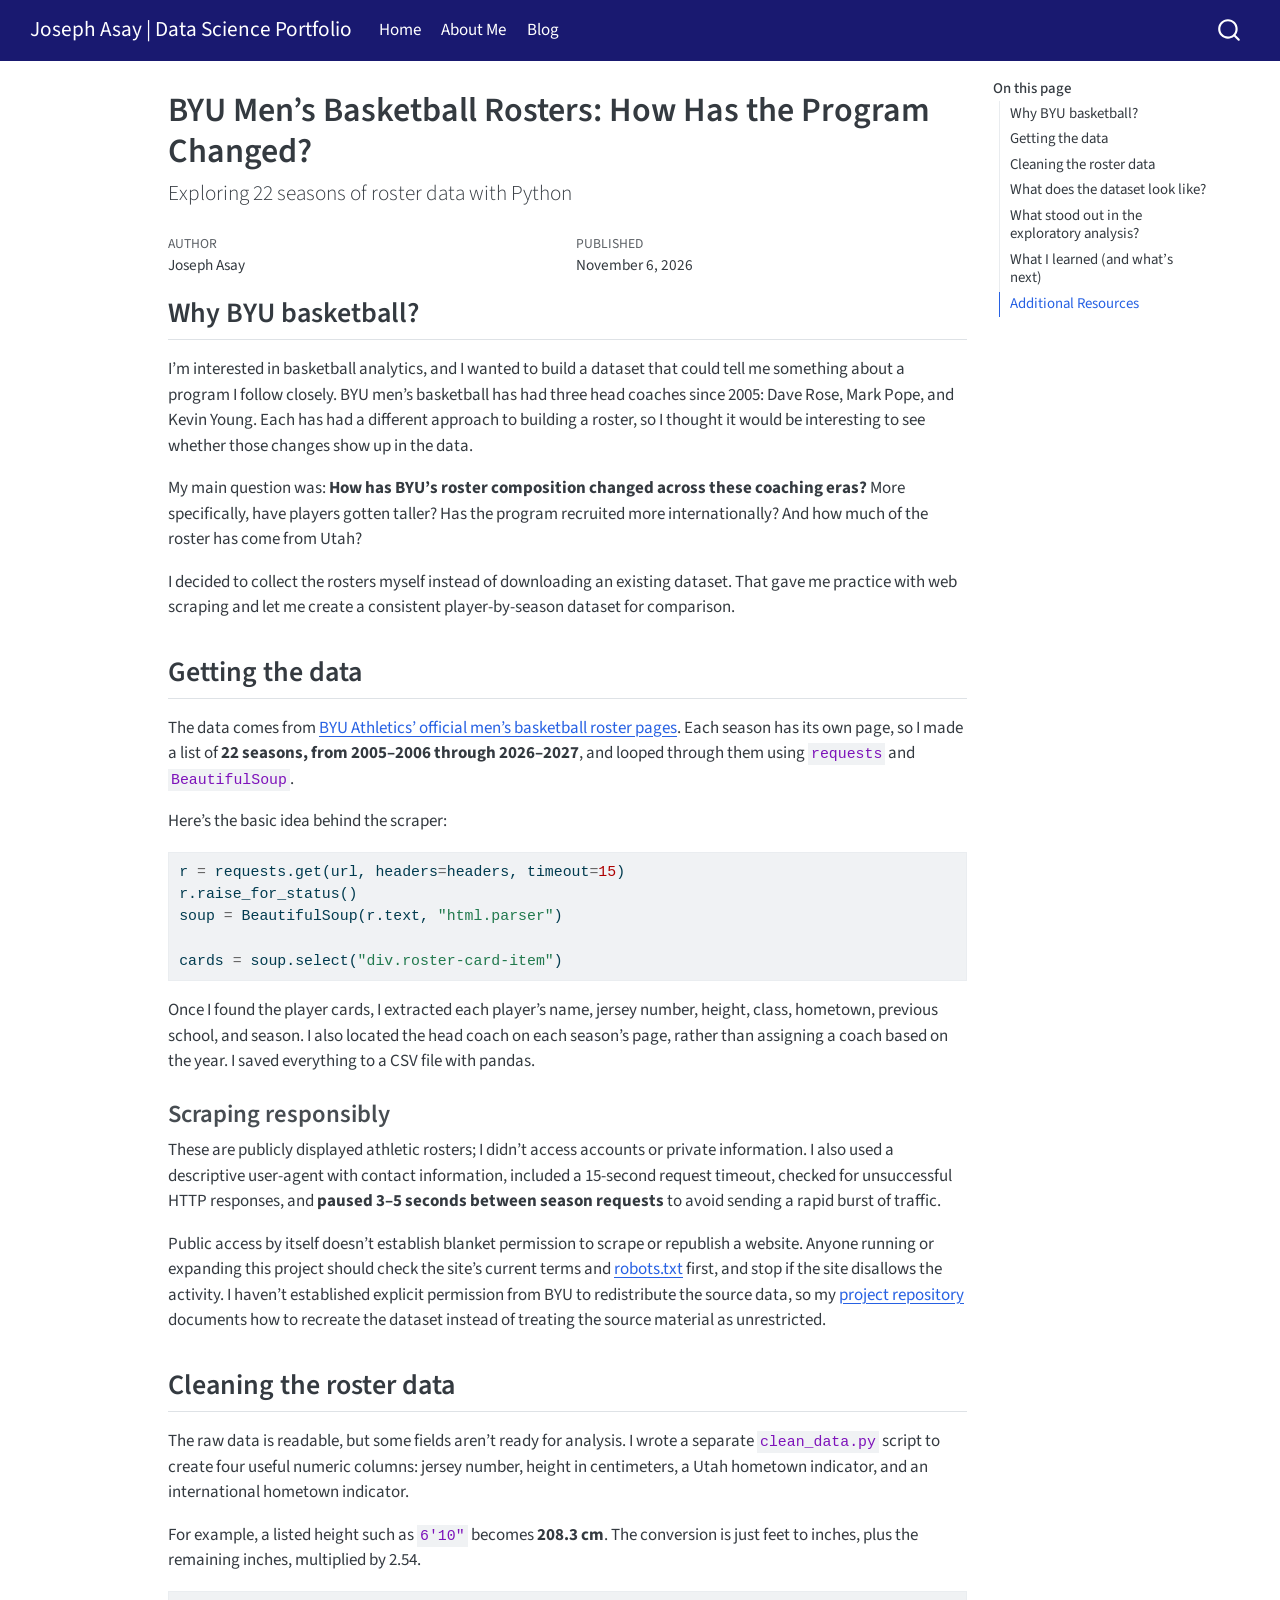
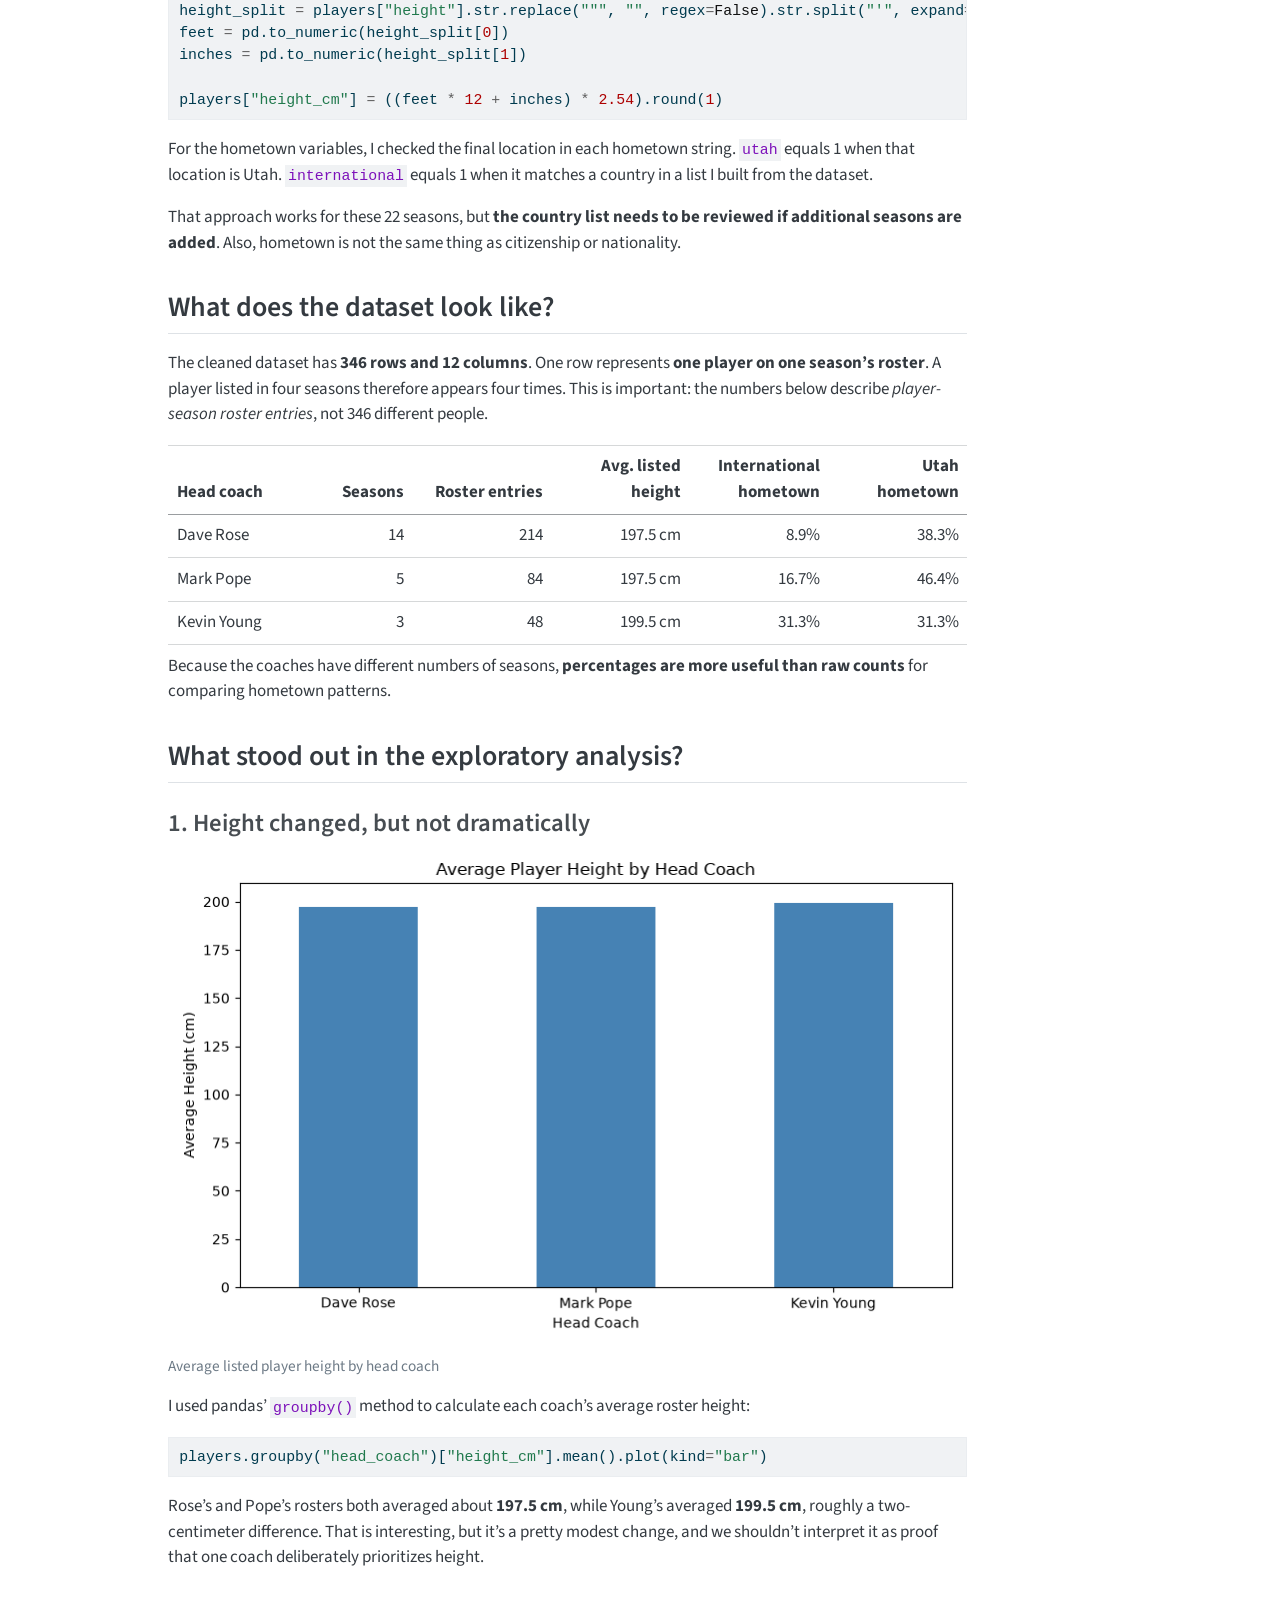
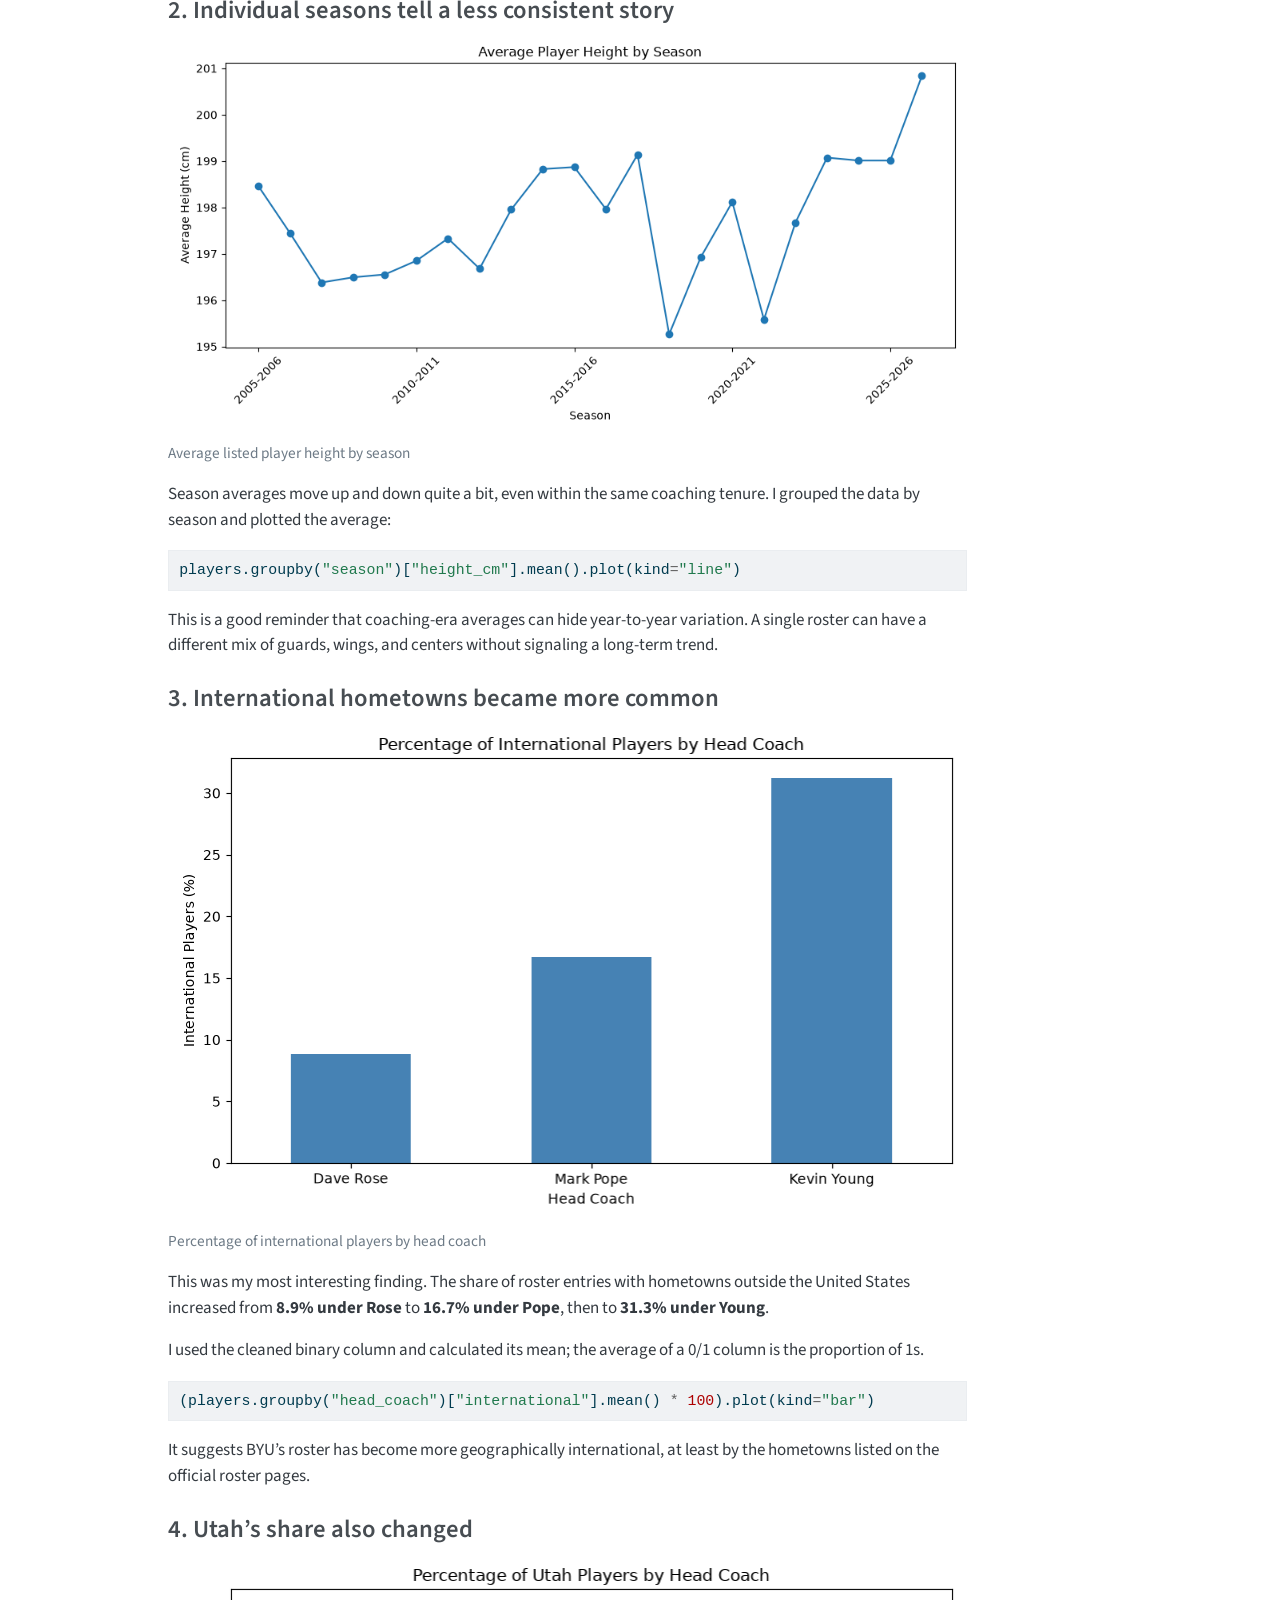
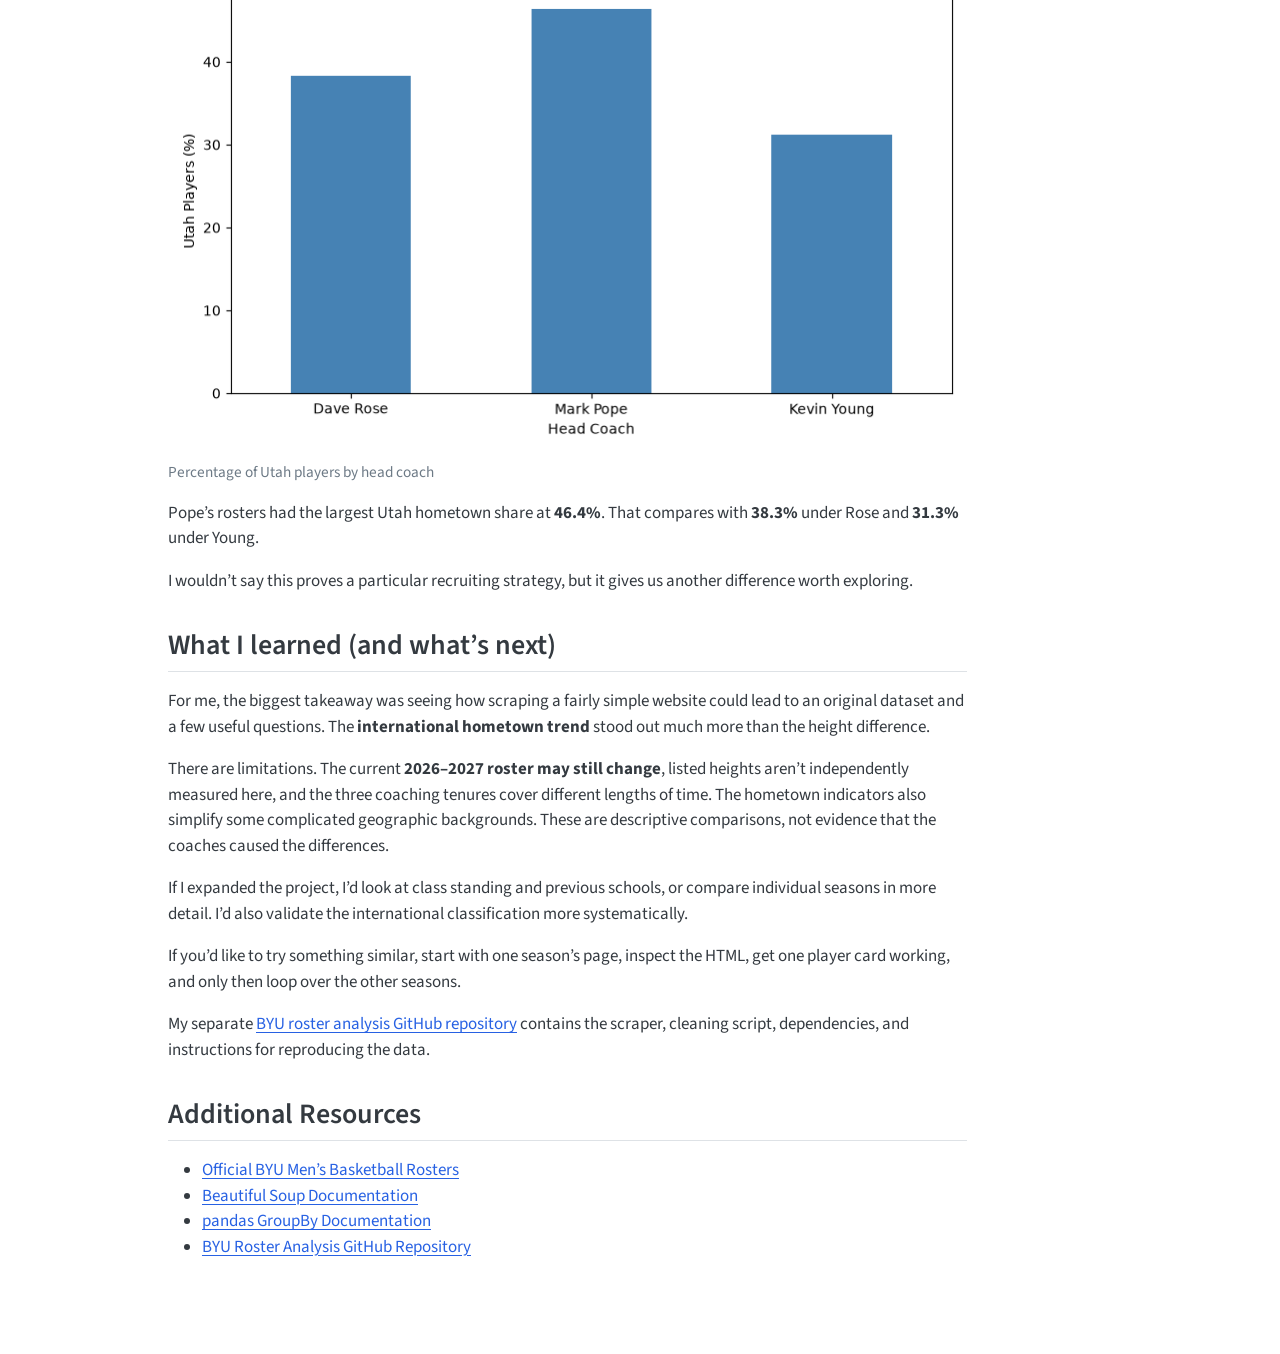
<file: docs/posts/byu-roster-analysis.html>
<!DOCTYPE html>
<html xmlns="http://www.w3.org/1999/xhtml" lang="en" xml:lang="en"><head>

<meta charset="utf-8">
<meta name="generator" content="quarto-1.10.18">

<meta name="viewport" content="width=device-width, initial-scale=1.0, user-scalable=yes">

<meta name="author" content="Joseph Asay">
<meta name="dcterms.date" content="2026-11-06">

<title>BYU Men’s Basketball Rosters: How Has the Program Changed? – Joseph Asay | Data Science Portfolio</title>
<style>
/* Default styles provided by pandoc.
** See https://pandoc.org/MANUAL.html#variables-for-html for config info.
*/
span.smallcaps{font-variant: small-caps;}
div.columns{display: flex; gap: 1.5em;}
div.column{flex: auto;}
@media screen {
div.columns{gap: min(4vw, 1.5em);}
div.column{overflow-x: auto;}
}
div.hanging-indent{margin-left: 1.5em; text-indent: -1.5em;}
ul.task-list{list-style: none;}
ul.task-list li input[type="checkbox"] {
  width: 0.8em;
  margin: 0 0.8em 0.2em -1em; /* quarto-specific, see https://github.com/quarto-dev/quarto-cli/issues/4556 */ 
  vertical-align: middle;
}
/* CSS for syntax highlighting */
html { -webkit-text-size-adjust: 100%; }
pre > code.sourceCode { white-space: pre; position: relative; }
pre > code.sourceCode > span { display: inline-block; line-height: 1.25; }
pre > code.sourceCode > span:empty { height: 1.2em; }
.sourceCode { overflow: visible; }
code.sourceCode > span { color: inherit; text-decoration: inherit; }
div.sourceCode { margin: 1em 0; }
pre.sourceCode { margin: 0; }
@media screen {
div.sourceCode { overflow: auto; }
}
@media print {
pre > code.sourceCode { white-space: pre-wrap; }
pre > code.sourceCode > span { text-indent: -5em; padding-left: 5em; }
}
pre.numberSource code
  { counter-reset: source-line 0; }
pre.numberSource code > span
  { position: relative; left: -4em; counter-increment: source-line; }
pre.numberSource code > span > a:first-child::before
  { content: counter(source-line);
    position: relative; left: -1em; text-align: right; vertical-align: baseline;
    border: none; display: inline-block;
    -webkit-touch-callout: none; -webkit-user-select: none;
    -khtml-user-select: none; -moz-user-select: none;
    -ms-user-select: none; user-select: none;
    padding: 0 4px; width: 4em;
  }
pre.numberSource { margin-left: 3em;  padding-left: 4px; }
div.sourceCode
  {   }
@media screen {
pre > code.sourceCode > span > a:first-child::before { text-decoration: underline; }
}
</style>


<script src="../site_libs/quarto-nav/quarto-nav.js"></script>
<script src="../site_libs/quarto-nav/headroom.min.js"></script>
<script src="../site_libs/clipboard/clipboard.min.js"></script>
<script src="../site_libs/quarto-search/autocomplete.umd.js"></script>
<script src="../site_libs/quarto-search/fuse.min.js"></script>
<script src="../site_libs/quarto-search/quarto-search.js"></script>
<meta name="quarto:offset" content="../">
<script src="../site_libs/quarto-html/quarto.js" type="module"></script>
<script src="../site_libs/quarto-html/tabsets/tabsets.js" type="module"></script>
<script src="../site_libs/quarto-html/popper.min.js"></script>
<script src="../site_libs/quarto-html/tippy.umd.min.js"></script>
<script src="../site_libs/quarto-html/anchor.min.js"></script>
<link href="../site_libs/quarto-html/tippy.css" rel="stylesheet">
<link href="../site_libs/quarto-html/quarto-syntax-highlighting-64a204ab8560d761af7679ceaba22944.css" rel="stylesheet" id="quarto-text-highlighting-styles">
<script src="../site_libs/bootstrap/bootstrap.min.js"></script>
<link href="../site_libs/bootstrap/bootstrap-icons.css" rel="stylesheet">
<link href="../site_libs/bootstrap/bootstrap-12db1cee02c1be9a93b32a19c15b35fb.min.css" rel="stylesheet" append-hash="true" id="quarto-bootstrap" data-mode="light">
<script id="quarto-search-options" type="application/json">{
  "location": "navbar",
  "copy-button": false,
  "collapse-after": 3,
  "panel-placement": "end",
  "type": "overlay",
  "limit": 50,
  "keyboard-shortcut": [
    "f",
    "/",
    "s"
  ],
  "show-item-context": false,
  "language": {
    "search-no-results-text": "No results",
    "search-matching-documents-text": "matching documents",
    "search-copy-link-title": "Copy link to search",
    "search-hide-matches-text": "Hide additional matches",
    "search-more-match-text": "more match in this document",
    "search-more-matches-text": "more matches in this document",
    "search-clear-button-title": "Clear",
    "search-text-placeholder": "",
    "search-detached-cancel-button-title": "Cancel",
    "search-submit-button-title": "Submit",
    "search-label": "Search"
  }
}</script>


<link rel="stylesheet" href="../styles.css">
</head>

<body class="nav-fixed quarto-light">

<div id="quarto-search-results"></div>
  <header id="quarto-header" class="headroom fixed-top">
    <nav class="navbar navbar-expand-lg " data-bs-theme="dark">
      <div class="navbar-container container-fluid">
      <div class="navbar-brand-container mx-auto">
    <a class="navbar-brand" href="../index.html">
    <span class="navbar-title">Joseph Asay | Data Science Portfolio</span>
    </a>
  </div>
            <div id="quarto-search" class="" title="Search"></div>
          <button class="navbar-toggler" type="button" data-bs-toggle="collapse" data-bs-target="#navbarCollapse" aria-controls="navbarCollapse" role="menu" aria-expanded="false" aria-label="Toggle navigation" onclick="if (window.quartoToggleHeadroom) { window.quartoToggleHeadroom(); }">
  <span class="navbar-toggler-icon"></span>
</button>
          <div class="collapse navbar-collapse" id="navbarCollapse">
            <ul class="navbar-nav navbar-nav-scroll me-auto">
  <li class="nav-item">
    <a class="nav-link" href="../index.html"> 
<span class="menu-text">Home</span></a>
  </li>  
  <li class="nav-item">
    <a class="nav-link" href="../about.html"> 
<span class="menu-text">About Me</span></a>
  </li>  
  <li class="nav-item">
    <a class="nav-link" href="../blog.html"> 
<span class="menu-text">Blog</span></a>
  </li>  
</ul>
          </div> <!-- /navcollapse -->
            <div class="quarto-navbar-tools">
</div>
      </div> <!-- /container-fluid -->
    </nav>
</header>
<!-- content -->
<div id="quarto-content" class="quarto-container page-columns page-rows-contents page-layout-article page-navbar">
<!-- sidebar -->
<!-- margin-sidebar -->
    <div id="quarto-margin-sidebar" class="sidebar margin-sidebar">
        <nav id="TOC" role="doc-toc" class="toc-active">
    <h2 id="toc-title">On this page</h2>
   
  <ul>
  <li><a href="#why-byu-basketball" id="toc-why-byu-basketball" class="nav-link active" data-scroll-target="#why-byu-basketball">Why BYU basketball?</a></li>
  <li><a href="#getting-the-data" id="toc-getting-the-data" class="nav-link" data-scroll-target="#getting-the-data">Getting the data</a>
  <ul class="collapse">
  <li><a href="#scraping-responsibly" id="toc-scraping-responsibly" class="nav-link" data-scroll-target="#scraping-responsibly">Scraping responsibly</a></li>
  </ul></li>
  <li><a href="#cleaning-the-roster-data" id="toc-cleaning-the-roster-data" class="nav-link" data-scroll-target="#cleaning-the-roster-data">Cleaning the roster data</a></li>
  <li><a href="#what-does-the-dataset-look-like" id="toc-what-does-the-dataset-look-like" class="nav-link" data-scroll-target="#what-does-the-dataset-look-like">What does the dataset look like?</a></li>
  <li><a href="#what-stood-out-in-the-exploratory-analysis" id="toc-what-stood-out-in-the-exploratory-analysis" class="nav-link" data-scroll-target="#what-stood-out-in-the-exploratory-analysis">What stood out in the exploratory analysis?</a>
  <ul class="collapse">
  <li><a href="#height-changed-but-not-dramatically" id="toc-height-changed-but-not-dramatically" class="nav-link" data-scroll-target="#height-changed-but-not-dramatically">1. Height changed, but not dramatically</a></li>
  <li><a href="#individual-seasons-tell-a-less-consistent-story" id="toc-individual-seasons-tell-a-less-consistent-story" class="nav-link" data-scroll-target="#individual-seasons-tell-a-less-consistent-story">2. Individual seasons tell a less consistent story</a></li>
  <li><a href="#international-hometowns-became-more-common" id="toc-international-hometowns-became-more-common" class="nav-link" data-scroll-target="#international-hometowns-became-more-common">3. International hometowns became more common</a></li>
  <li><a href="#utahs-share-also-changed" id="toc-utahs-share-also-changed" class="nav-link" data-scroll-target="#utahs-share-also-changed">4. Utah’s share also changed</a></li>
  </ul></li>
  <li><a href="#what-i-learned-and-whats-next" id="toc-what-i-learned-and-whats-next" class="nav-link" data-scroll-target="#what-i-learned-and-whats-next">What I learned (and what’s next)</a></li>
  <li><a href="#additional-resources" id="toc-additional-resources" class="nav-link" data-scroll-target="#additional-resources">Additional Resources</a></li>
  </ul>
</nav>
    </div>
<!-- main -->
<main class="content" id="quarto-document-content">

<header id="title-block-header" class="quarto-title-block default">
<div class="quarto-title">
<h1 class="title">BYU Men’s Basketball Rosters: How Has the Program Changed?</h1>
<p class="subtitle lead">Exploring 22 seasons of roster data with Python</p>
</div>



<div class="quarto-title-meta">

    <div>
    <div class="quarto-title-meta-heading">Author</div>
    <div class="quarto-title-meta-contents">
             <p>Joseph Asay </p>
          </div>
  </div>
    
    <div>
    <div class="quarto-title-meta-heading">Published</div>
    <div class="quarto-title-meta-contents">
      <p class="date">November 6, 2026</p>
    </div>
  </div>
  
    
  </div>
  


</header>


<section id="why-byu-basketball" class="level2">
<h2 class="anchored" data-anchor-id="why-byu-basketball">Why BYU basketball?</h2>
<p>I’m interested in basketball analytics, and I wanted to build a dataset that could tell me something about a program I follow closely. BYU men’s basketball has had three head coaches since 2005: Dave Rose, Mark Pope, and Kevin Young. Each has had a different approach to building a roster, so I thought it would be interesting to see whether those changes show up in the data.</p>
<p>My main question was: <strong>How has BYU’s roster composition changed across these coaching eras?</strong> More specifically, have players gotten taller? Has the program recruited more internationally? And how much of the roster has come from Utah?</p>
<p>I decided to collect the rosters myself instead of downloading an existing dataset. That gave me practice with web scraping and let me create a consistent player-by-season dataset for comparison.</p>
</section>
<section id="getting-the-data" class="level2">
<h2 class="anchored" data-anchor-id="getting-the-data">Getting the data</h2>
<p>The data comes from <a href="https://byucougars.com/sports/mens-basketball/roster">BYU Athletics’ official men’s basketball roster pages</a>. Each season has its own page, so I made a list of <strong>22 seasons, from 2005–2006 through 2026–2027</strong>, and looped through them using <code>requests</code> and <code>BeautifulSoup</code>.</p>
<p>Here’s the basic idea behind the scraper:</p>
<div class="code-copy-outer-scaffold"><div class="sourceCode" id="cb1"><pre class="sourceCode python code-with-copy"><code class="sourceCode python"><span id="cb1-1"><a href="#cb1-1" aria-hidden="true" tabindex="-1"></a>r <span class="op">=</span> requests.get(url, headers<span class="op">=</span>headers, timeout<span class="op">=</span><span class="dv">15</span>)</span>
<span id="cb1-2"><a href="#cb1-2" aria-hidden="true" tabindex="-1"></a>r.raise_for_status()</span>
<span id="cb1-3"><a href="#cb1-3" aria-hidden="true" tabindex="-1"></a>soup <span class="op">=</span> BeautifulSoup(r.text, <span class="st">"html.parser"</span>)</span>
<span id="cb1-4"><a href="#cb1-4" aria-hidden="true" tabindex="-1"></a></span>
<span id="cb1-5"><a href="#cb1-5" aria-hidden="true" tabindex="-1"></a>cards <span class="op">=</span> soup.select(<span class="st">"div.roster-card-item"</span>)</span></code></pre></div><button title="Copy to Clipboard" class="code-copy-button"><i class="bi"></i></button></div>
<p>Once I found the player cards, I extracted each player’s name, jersey number, height, class, hometown, previous school, and season. I also located the head coach on each season’s page, rather than assigning a coach based on the year. I saved everything to a CSV file with pandas.</p>
<section id="scraping-responsibly" class="level3">
<h3 class="anchored" data-anchor-id="scraping-responsibly">Scraping responsibly</h3>
<p>These are publicly displayed athletic rosters; I didn’t access accounts or private information. I also used a descriptive user-agent with contact information, included a 15-second request timeout, checked for unsuccessful HTTP responses, and <strong>paused 3–5 seconds between season requests</strong> to avoid sending a rapid burst of traffic.</p>
<p>Public access by itself doesn’t establish blanket permission to scrape or republish a website. Anyone running or expanding this project should check the site’s current terms and <a href="https://byucougars.com/robots.txt">robots.txt</a> first, and stop if the site disallows the activity. I haven’t established explicit permission from BYU to redistribute the source data, so my <a href="https://github.com/Joseph-Asay/byu-basketball-roster-analysis">project repository</a> documents how to recreate the dataset instead of treating the source material as unrestricted.</p>
</section>
</section>
<section id="cleaning-the-roster-data" class="level2">
<h2 class="anchored" data-anchor-id="cleaning-the-roster-data">Cleaning the roster data</h2>
<p>The raw data is readable, but some fields aren’t ready for analysis. I wrote a separate <code>clean_data.py</code> script to create four useful numeric columns: jersey number, height in centimeters, a Utah hometown indicator, and an international hometown indicator.</p>
<p>For example, a listed height such as <code>6′10″</code> becomes <strong>208.3 cm</strong>. The conversion is just feet to inches, plus the remaining inches, multiplied by 2.54.</p>
<div class="code-copy-outer-scaffold"><div class="sourceCode" id="cb2"><pre class="sourceCode python code-with-copy"><code class="sourceCode python"><span id="cb2-1"><a href="#cb2-1" aria-hidden="true" tabindex="-1"></a>height_split <span class="op">=</span> players[<span class="st">"height"</span>].<span class="bu">str</span>.replace(<span class="st">"″"</span>, <span class="st">""</span>, regex<span class="op">=</span><span class="va">False</span>).<span class="bu">str</span>.split(<span class="st">"′"</span>, expand<span class="op">=</span><span class="va">True</span>)</span>
<span id="cb2-2"><a href="#cb2-2" aria-hidden="true" tabindex="-1"></a>feet <span class="op">=</span> pd.to_numeric(height_split[<span class="dv">0</span>])</span>
<span id="cb2-3"><a href="#cb2-3" aria-hidden="true" tabindex="-1"></a>inches <span class="op">=</span> pd.to_numeric(height_split[<span class="dv">1</span>])</span>
<span id="cb2-4"><a href="#cb2-4" aria-hidden="true" tabindex="-1"></a></span>
<span id="cb2-5"><a href="#cb2-5" aria-hidden="true" tabindex="-1"></a>players[<span class="st">"height_cm"</span>] <span class="op">=</span> ((feet <span class="op">*</span> <span class="dv">12</span> <span class="op">+</span> inches) <span class="op">*</span> <span class="fl">2.54</span>).<span class="bu">round</span>(<span class="dv">1</span>)</span></code></pre></div><button title="Copy to Clipboard" class="code-copy-button"><i class="bi"></i></button></div>
<p>For the hometown variables, I checked the final location in each hometown string. <code>utah</code> equals 1 when that location is Utah. <code>international</code> equals 1 when it matches a country in a list I built from the dataset.</p>
<p>That approach works for these 22 seasons, but <strong>the country list needs to be reviewed if additional seasons are added</strong>. Also, hometown is not the same thing as citizenship or nationality.</p>
</section>
<section id="what-does-the-dataset-look-like" class="level2">
<h2 class="anchored" data-anchor-id="what-does-the-dataset-look-like">What does the dataset look like?</h2>
<p>The cleaned dataset has <strong>346 rows and 12 columns</strong>. One row represents <strong>one player on one season’s roster</strong>. A player listed in four seasons therefore appears four times. This is important: the numbers below describe <em>player-season roster entries</em>, not 346 different people.</p>
<table class="caption-top table">
<colgroup>
<col style="width: 13%">
<col style="width: 17%">
<col style="width: 17%">
<col style="width: 17%">
<col style="width: 17%">
<col style="width: 17%">
</colgroup>
<thead>
<tr class="header">
<th>Head coach</th>
<th style="text-align: right;">Seasons</th>
<th style="text-align: right;">Roster entries</th>
<th style="text-align: right;">Avg. listed height</th>
<th style="text-align: right;">International hometown</th>
<th style="text-align: right;">Utah hometown</th>
</tr>
</thead>
<tbody>
<tr class="odd">
<td>Dave Rose</td>
<td style="text-align: right;">14</td>
<td style="text-align: right;">214</td>
<td style="text-align: right;">197.5 cm</td>
<td style="text-align: right;">8.9%</td>
<td style="text-align: right;">38.3%</td>
</tr>
<tr class="even">
<td>Mark Pope</td>
<td style="text-align: right;">5</td>
<td style="text-align: right;">84</td>
<td style="text-align: right;">197.5 cm</td>
<td style="text-align: right;">16.7%</td>
<td style="text-align: right;">46.4%</td>
</tr>
<tr class="odd">
<td>Kevin Young</td>
<td style="text-align: right;">3</td>
<td style="text-align: right;">48</td>
<td style="text-align: right;">199.5 cm</td>
<td style="text-align: right;">31.3%</td>
<td style="text-align: right;">31.3%</td>
</tr>
</tbody>
</table>
<p>Because the coaches have different numbers of seasons, <strong>percentages are more useful than raw counts</strong> for comparing hometown patterns.</p>
</section>
<section id="what-stood-out-in-the-exploratory-analysis" class="level2">
<h2 class="anchored" data-anchor-id="what-stood-out-in-the-exploratory-analysis">What stood out in the exploratory analysis?</h2>
<section id="height-changed-but-not-dramatically" class="level3">
<h3 class="anchored" data-anchor-id="height-changed-but-not-dramatically">1. Height changed, but not dramatically</h3>
<div class="quarto-figure quarto-figure-center">
<figure class="figure">
<p><img src="../images/height_by_coach.png" class="img-fluid figure-img"></p>
<figcaption>Average listed player height by head coach</figcaption>
</figure>
</div>
<p>I used pandas’ <code>groupby()</code> method to calculate each coach’s average roster height:</p>
<div class="code-copy-outer-scaffold"><div class="sourceCode" id="cb3"><pre class="sourceCode python code-with-copy"><code class="sourceCode python"><span id="cb3-1"><a href="#cb3-1" aria-hidden="true" tabindex="-1"></a>players.groupby(<span class="st">"head_coach"</span>)[<span class="st">"height_cm"</span>].mean().plot(kind<span class="op">=</span><span class="st">"bar"</span>)</span></code></pre></div><button title="Copy to Clipboard" class="code-copy-button"><i class="bi"></i></button></div>
<p>Rose’s and Pope’s rosters both averaged about <strong>197.5 cm</strong>, while Young’s averaged <strong>199.5 cm</strong>, roughly a two-centimeter difference. That is interesting, but it’s a pretty modest change, and we shouldn’t interpret it as proof that one coach deliberately prioritizes height.</p>
</section>
<section id="individual-seasons-tell-a-less-consistent-story" class="level3">
<h3 class="anchored" data-anchor-id="individual-seasons-tell-a-less-consistent-story">2. Individual seasons tell a less consistent story</h3>
<div class="quarto-figure quarto-figure-center">
<figure class="figure">
<p><img src="../images/height_by_season.png" class="img-fluid figure-img"></p>
<figcaption>Average listed player height by season</figcaption>
</figure>
</div>
<p>Season averages move up and down quite a bit, even within the same coaching tenure. I grouped the data by season and plotted the average:</p>
<div class="code-copy-outer-scaffold"><div class="sourceCode" id="cb4"><pre class="sourceCode python code-with-copy"><code class="sourceCode python"><span id="cb4-1"><a href="#cb4-1" aria-hidden="true" tabindex="-1"></a>players.groupby(<span class="st">"season"</span>)[<span class="st">"height_cm"</span>].mean().plot(kind<span class="op">=</span><span class="st">"line"</span>)</span></code></pre></div><button title="Copy to Clipboard" class="code-copy-button"><i class="bi"></i></button></div>
<p>This is a good reminder that coaching-era averages can hide year-to-year variation. A single roster can have a different mix of guards, wings, and centers without signaling a long-term trend.</p>
</section>
<section id="international-hometowns-became-more-common" class="level3">
<h3 class="anchored" data-anchor-id="international-hometowns-became-more-common">3. International hometowns became more common</h3>
<div class="quarto-figure quarto-figure-center">
<figure class="figure">
<p><img src="../images/international_by_coach.png" class="img-fluid figure-img"></p>
<figcaption>Percentage of international players by head coach</figcaption>
</figure>
</div>
<p>This was my most interesting finding. The share of roster entries with hometowns outside the United States increased from <strong>8.9% under Rose</strong> to <strong>16.7% under Pope</strong>, then to <strong>31.3% under Young</strong>.</p>
<p>I used the cleaned binary column and calculated its mean; the average of a 0/1 column is the proportion of 1s.</p>
<div class="code-copy-outer-scaffold"><div class="sourceCode" id="cb5"><pre class="sourceCode python code-with-copy"><code class="sourceCode python"><span id="cb5-1"><a href="#cb5-1" aria-hidden="true" tabindex="-1"></a>(players.groupby(<span class="st">"head_coach"</span>)[<span class="st">"international"</span>].mean() <span class="op">*</span> <span class="dv">100</span>).plot(kind<span class="op">=</span><span class="st">"bar"</span>)</span></code></pre></div><button title="Copy to Clipboard" class="code-copy-button"><i class="bi"></i></button></div>
<p>It suggests BYU’s roster has become more geographically international, at least by the hometowns listed on the official roster pages.</p>
</section>
<section id="utahs-share-also-changed" class="level3">
<h3 class="anchored" data-anchor-id="utahs-share-also-changed">4. Utah’s share also changed</h3>
<div class="quarto-figure quarto-figure-center">
<figure class="figure">
<p><img src="../images/utah_by_coach.png" class="img-fluid figure-img"></p>
<figcaption>Percentage of Utah players by head coach</figcaption>
</figure>
</div>
<p>Pope’s rosters had the largest Utah hometown share at <strong>46.4%</strong>. That compares with <strong>38.3%</strong> under Rose and <strong>31.3%</strong> under Young.</p>
<p>I wouldn’t say this proves a particular recruiting strategy, but it gives us another difference worth exploring.</p>
</section>
</section>
<section id="what-i-learned-and-whats-next" class="level2">
<h2 class="anchored" data-anchor-id="what-i-learned-and-whats-next">What I learned (and what’s next)</h2>
<p>For me, the biggest takeaway was seeing how scraping a fairly simple website could lead to an original dataset and a few useful questions. The <strong>international hometown trend</strong> stood out much more than the height difference.</p>
<p>There are limitations. The current <strong>2026–2027 roster may still change</strong>, listed heights aren’t independently measured here, and the three coaching tenures cover different lengths of time. The hometown indicators also simplify some complicated geographic backgrounds. These are descriptive comparisons, not evidence that the coaches caused the differences.</p>
<p>If I expanded the project, I’d look at class standing and previous schools, or compare individual seasons in more detail. I’d also validate the international classification more systematically.</p>
<p>If you’d like to try something similar, start with one season’s page, inspect the HTML, get one player card working, and only then loop over the other seasons.</p>
<p>My separate <a href="https://github.com/Joseph-Asay/byu-basketball-roster-analysis">BYU roster analysis GitHub repository</a> contains the scraper, cleaning script, dependencies, and instructions for reproducing the data.</p>
</section>
<section id="additional-resources" class="level2">
<h2 class="anchored" data-anchor-id="additional-resources">Additional Resources</h2>
<ul>
<li><a href="https://byucougars.com/sports/mens-basketball/roster">Official BYU Men’s Basketball Rosters</a></li>
<li><a href="https://www.crummy.com/software/BeautifulSoup/bs4/doc/">Beautiful Soup Documentation</a></li>
<li><a href="https://pandas.pydata.org/docs/user_guide/groupby.html">pandas GroupBy Documentation</a></li>
<li><a href="https://github.com/Joseph-Asay/byu-basketball-roster-analysis">BYU Roster Analysis GitHub Repository</a></li>
</ul>


</section>

</main> <!-- /main -->
<script id="quarto-html-after-body" type="application/javascript">
  window.document.addEventListener("DOMContentLoaded", function (event) {
    const icon = "";
    const anchorJS = new window.AnchorJS();
    anchorJS.options = {
      placement: 'right',
      icon: icon
    };
    anchorJS.add('.anchored');
    const isCodeAnnotation = (el) => {
      for (const clz of el.classList) {
        if (clz.startsWith('code-annotation-')) {                     
          return true;
        }
      }
      return false;
    }
    const onCopySuccess = function(e) {
      // button target
      const button = e.trigger;
      // don't keep focus
      button.blur();
      // flash "checked"
      button.classList.add('code-copy-button-checked');
      var currentTitle = button.getAttribute("title");
      button.setAttribute("title", "Copied!");
      let tooltip;
      if (window.bootstrap) {
        button.setAttribute("data-bs-toggle", "tooltip");
        button.setAttribute("data-bs-placement", "left");
        button.setAttribute("data-bs-title", "Copied!");
        tooltip = new bootstrap.Tooltip(button, 
          { trigger: "manual", 
            customClass: "code-copy-button-tooltip",
            offset: [0, -8]});
        tooltip.show();    
      }
      setTimeout(function() {
        if (tooltip) {
          tooltip.hide();
          button.removeAttribute("data-bs-title");
          button.removeAttribute("data-bs-toggle");
          button.removeAttribute("data-bs-placement");
        }
        button.setAttribute("title", currentTitle);
        button.classList.remove('code-copy-button-checked');
      }, 1000);
      // clear code selection
      e.clearSelection();
    }
    const getTextToCopy = function(trigger) {
      const outerScaffold = trigger.parentElement.cloneNode(true);
      const codeEl = outerScaffold.querySelector('code');
      for (const childEl of codeEl.children) {
        if (isCodeAnnotation(childEl)) {
          childEl.remove();
        }
      }
      return codeEl.innerText;
    }
    const clipboard = new window.ClipboardJS('.code-copy-button:not([data-in-quarto-modal])', {
      text: getTextToCopy
    });
    clipboard.on('success', onCopySuccess);
    if (window.document.getElementById('quarto-embedded-source-code-modal')) {
      const clipboardModal = new window.ClipboardJS('.code-copy-button[data-in-quarto-modal]', {
        text: getTextToCopy,
        container: window.document.getElementById('quarto-embedded-source-code-modal')
      });
      clipboardModal.on('success', onCopySuccess);
    }
      var localhostRegex = new RegExp(/^(?:http|https):\/\/localhost\:?[0-9]*\//);
      var mailtoRegex = new RegExp(/^mailto:/);
        var filterRegex = new RegExp('/' + window.location.host + '/');
      var isInternal = (href) => {
          return filterRegex.test(href) || localhostRegex.test(href) || mailtoRegex.test(href);
      }
      // Inspect non-navigation links and adorn them if external
     var links = window.document.querySelectorAll('a[href]:not(.nav-link):not(.navbar-brand):not(.toc-action):not(.sidebar-link):not(.sidebar-item-toggle):not(.pagination-link):not(.no-external):not([aria-hidden]):not(.dropdown-item):not(.quarto-navigation-tool):not(.about-link)');
      for (var i=0; i<links.length; i++) {
        const link = links[i];
        if (!isInternal(link.href)) {
          // undo the damage that might have been done by quarto-nav.js in the case of
          // links that we want to consider external
          if (link.dataset.originalHref !== undefined) {
            link.href = link.dataset.originalHref;
          }
        }
      }
    function tippyHover(el, contentFn, onTriggerFn, onUntriggerFn) {
      const config = {
        allowHTML: true,
        maxWidth: 500,
        delay: 100,
        arrow: false,
        appendTo: function(el) {
            return el.parentElement;
        },
        interactive: true,
        interactiveBorder: 10,
        theme: 'quarto',
        placement: 'bottom-start',
      };
      if (contentFn) {
        config.content = contentFn;
      }
      if (onTriggerFn) {
        config.onTrigger = onTriggerFn;
      }
      if (onUntriggerFn) {
        config.onUntrigger = onUntriggerFn;
      }
      window.tippy(el, config); 
    }
    const noterefs = window.document.querySelectorAll('a[role="doc-noteref"]');
    for (var i=0; i<noterefs.length; i++) {
      const ref = noterefs[i];
      tippyHover(ref, function() {
        // use id or data attribute instead here
        let href = ref.getAttribute('data-footnote-href') || ref.getAttribute('href');
        try { href = new URL(href).hash; } catch {}
        const id = href.replace(/^#\/?/, "");
        const note = window.document.getElementById(id);
        if (note) {
          return note.innerHTML;
        } else {
          return "";
        }
      });
    }
    const xrefs = window.document.querySelectorAll('a.quarto-xref');
    const processXRef = (id, note) => {
      // Strip column container classes
      const stripColumnClz = (el) => {
        el.classList.remove("page-full", "page-columns");
        if (el.children) {
          for (const child of el.children) {
            stripColumnClz(child);
          }
        }
      }
      stripColumnClz(note)
      if (id === null || id.startsWith('sec-')) {
        // Special case sections, only their first couple elements
        const container = document.createElement("div");
        if (note.children && note.children.length > 2) {
          container.appendChild(note.children[0].cloneNode(true));
          for (let i = 1; i < note.children.length; i++) {
            const child = note.children[i];
            if (child.tagName === "P" && child.innerText === "") {
              continue;
            } else {
              container.appendChild(child.cloneNode(true));
              break;
            }
          }
          if (window.Quarto?.typesetMath) {
            window.Quarto.typesetMath(container);
          }
          return container.innerHTML
        } else {
          if (window.Quarto?.typesetMath) {
            window.Quarto.typesetMath(note);
          }
          return note.innerHTML;
        }
      } else {
        // Remove any anchor links if they are present
        const anchorLink = note.querySelector('a.anchorjs-link');
        if (anchorLink) {
          anchorLink.remove();
        }
        if (window.Quarto?.typesetMath) {
          window.Quarto.typesetMath(note);
        }
        if (note.classList.contains("callout")) {
          return note.outerHTML;
        } else {
          return note.innerHTML;
        }
      }
    }
    for (var i=0; i<xrefs.length; i++) {
      const xref = xrefs[i];
      tippyHover(xref, undefined, function(instance) {
        instance.disable();
        let url = xref.getAttribute('href');
        let hash = undefined; 
        if (url.startsWith('#')) {
          hash = url;
        } else {
          try { hash = new URL(url).hash; } catch {}
        }
        if (hash) {
          const id = hash.replace(/^#\/?/, "");
          const note = window.document.getElementById(id);
          if (note !== null) {
            try {
              const html = processXRef(id, note.cloneNode(true));
              instance.setContent(html);
            } finally {
              instance.enable();
              instance.show();
            }
          } else {
            // See if we can fetch this
            fetch(url.split('#')[0])
            .then(res => res.text())
            .then(html => {
              const parser = new DOMParser();
              const htmlDoc = parser.parseFromString(html, "text/html");
              const note = htmlDoc.getElementById(id);
              if (note !== null) {
                const html = processXRef(id, note);
                instance.setContent(html);
              } 
            }).finally(() => {
              instance.enable();
              instance.show();
            });
          }
        } else {
          // See if we can fetch a full url (with no hash to target)
          // This is a special case and we should probably do some content thinning / targeting
          fetch(url)
          .then(res => res.text())
          .then(html => {
            const parser = new DOMParser();
            const htmlDoc = parser.parseFromString(html, "text/html");
            const note = htmlDoc.querySelector('main.content');
            if (note !== null) {
              // This should only happen for chapter cross references
              // (since there is no id in the URL)
              // remove the first header
              if (note.children.length > 0 && note.children[0].tagName === "HEADER") {
                note.children[0].remove();
              }
              const html = processXRef(null, note);
              instance.setContent(html);
            } 
          }).finally(() => {
            instance.enable();
            instance.show();
          });
        }
      }, function(instance) {
      });
    }
        let selectedAnnoteEl;
        const selectorForAnnotation = ( cell, annotation) => {
          let cellAttr = 'data-code-cell="' + cell + '"';
          let lineAttr = 'data-code-annotation="' +  annotation + '"';
          const selector = 'span[' + cellAttr + '][' + lineAttr + ']';
          return selector;
        }
        const selectCodeLines = (annoteEl) => {
          const doc = window.document;
          const targetCell = annoteEl.getAttribute("data-target-cell");
          const targetAnnotation = annoteEl.getAttribute("data-target-annotation");
          const annoteSpan = window.document.querySelector(selectorForAnnotation(targetCell, targetAnnotation));
          const lines = annoteSpan.getAttribute("data-code-lines").split(",");
          const lineIds = lines.map((line) => {
            return targetCell + "-" + line;
          })
          let top = null;
          let height = null;
          let parent = null;
          if (lineIds.length > 0) {
              //compute the position of the single el (top and bottom and make a div)
              const el = window.document.getElementById(lineIds[0]);
              top = el.offsetTop;
              height = el.offsetHeight;
              parent = el.parentElement.parentElement;
            if (lineIds.length > 1) {
              const lastEl = window.document.getElementById(lineIds[lineIds.length - 1]);
              const bottom = lastEl.offsetTop + lastEl.offsetHeight;
              height = bottom - top;
            }
            if (top !== null && height !== null && parent !== null) {
              // cook up a div (if necessary) and position it 
              let div = window.document.getElementById("code-annotation-line-highlight");
              if (div === null) {
                div = window.document.createElement("div");
                div.setAttribute("id", "code-annotation-line-highlight");
                div.style.position = 'absolute';
                parent.appendChild(div);
              }
              div.style.top = top - 2 + "px";
              div.style.height = height + 4 + "px";
              div.style.left = 0;
              let gutterDiv = window.document.getElementById("code-annotation-line-highlight-gutter");
              if (gutterDiv === null) {
                gutterDiv = window.document.createElement("div");
                gutterDiv.setAttribute("id", "code-annotation-line-highlight-gutter");
                gutterDiv.style.position = 'absolute';
                const codeCell = window.document.getElementById(targetCell);
                const gutter = codeCell.querySelector('.code-annotation-gutter');
                gutter.appendChild(gutterDiv);
              }
              gutterDiv.style.top = top - 2 + "px";
              gutterDiv.style.height = height + 4 + "px";
            }
            selectedAnnoteEl = annoteEl;
          }
        };
        const unselectCodeLines = () => {
          const elementsIds = ["code-annotation-line-highlight", "code-annotation-line-highlight-gutter"];
          elementsIds.forEach((elId) => {
            const div = window.document.getElementById(elId);
            if (div) {
              div.remove();
            }
          });
          selectedAnnoteEl = undefined;
        };
          // Handle positioning of the toggle
      window.addEventListener(
        "resize",
        throttle(() => {
          elRect = undefined;
          if (selectedAnnoteEl) {
            selectCodeLines(selectedAnnoteEl);
          }
        }, 10)
      );
      function throttle(fn, ms) {
      let throttle = false;
      let timer;
        return (...args) => {
          if(!throttle) { // first call gets through
              fn.apply(this, args);
              throttle = true;
          } else { // all the others get throttled
              if(timer) clearTimeout(timer); // cancel #2
              timer = setTimeout(() => {
                fn.apply(this, args);
                timer = throttle = false;
              }, ms);
          }
        };
      }
        // Attach click handler to the DT
        const annoteDls = window.document.querySelectorAll('dt[data-target-cell]');
        for (const annoteDlNode of annoteDls) {
          annoteDlNode.addEventListener('click', (event) => {
            const clickedEl = event.target;
            if (clickedEl !== selectedAnnoteEl) {
              unselectCodeLines();
              const activeEl = window.document.querySelector('dt[data-target-cell].code-annotation-active');
              if (activeEl) {
                activeEl.classList.remove('code-annotation-active');
              }
              selectCodeLines(clickedEl);
              clickedEl.classList.add('code-annotation-active');
            } else {
              // Unselect the line
              unselectCodeLines();
              clickedEl.classList.remove('code-annotation-active');
            }
          });
        }
    const findCites = (el) => {
      const parentEl = el.parentElement;
      if (parentEl) {
        const cites = parentEl.dataset.cites;
        if (cites) {
          return {
            el,
            cites: cites.split(' ')
          };
        } else {
          return findCites(el.parentElement)
        }
      } else {
        return undefined;
      }
    };
    var bibliorefs = window.document.querySelectorAll('a[role="doc-biblioref"]');
    for (var i=0; i<bibliorefs.length; i++) {
      const ref = bibliorefs[i];
      const citeInfo = findCites(ref);
      if (citeInfo) {
        tippyHover(citeInfo.el, function() {
          var popup = window.document.createElement('div');
          citeInfo.cites.forEach(function(cite) {
            var citeDiv = window.document.createElement('div');
            citeDiv.classList.add('hanging-indent');
            citeDiv.classList.add('csl-entry');
            var biblioDiv = window.document.getElementById('ref-' + cite);
            if (biblioDiv) {
              citeDiv.innerHTML = biblioDiv.innerHTML;
            }
            popup.appendChild(citeDiv);
          });
          return popup.innerHTML;
        });
      }
    }
  });
  </script>
</div> <!-- /content -->




</body></html>
</file>
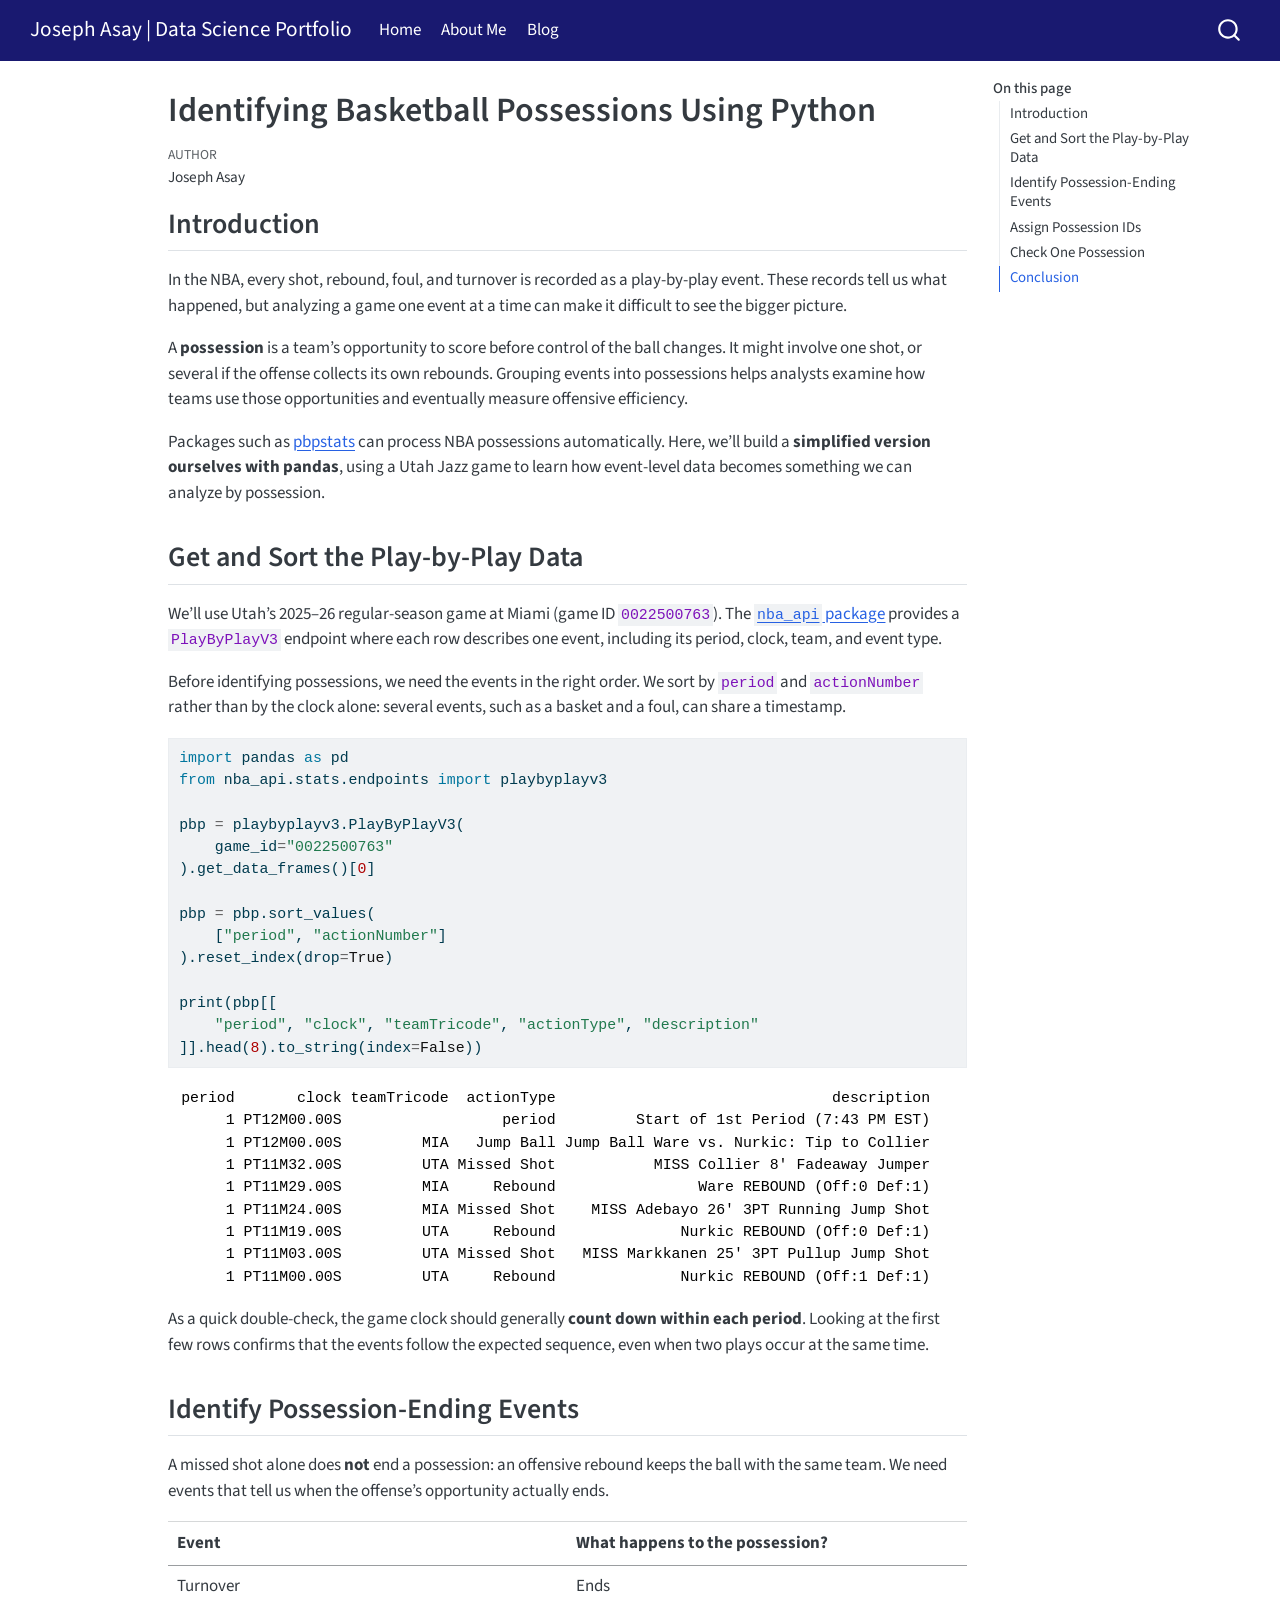
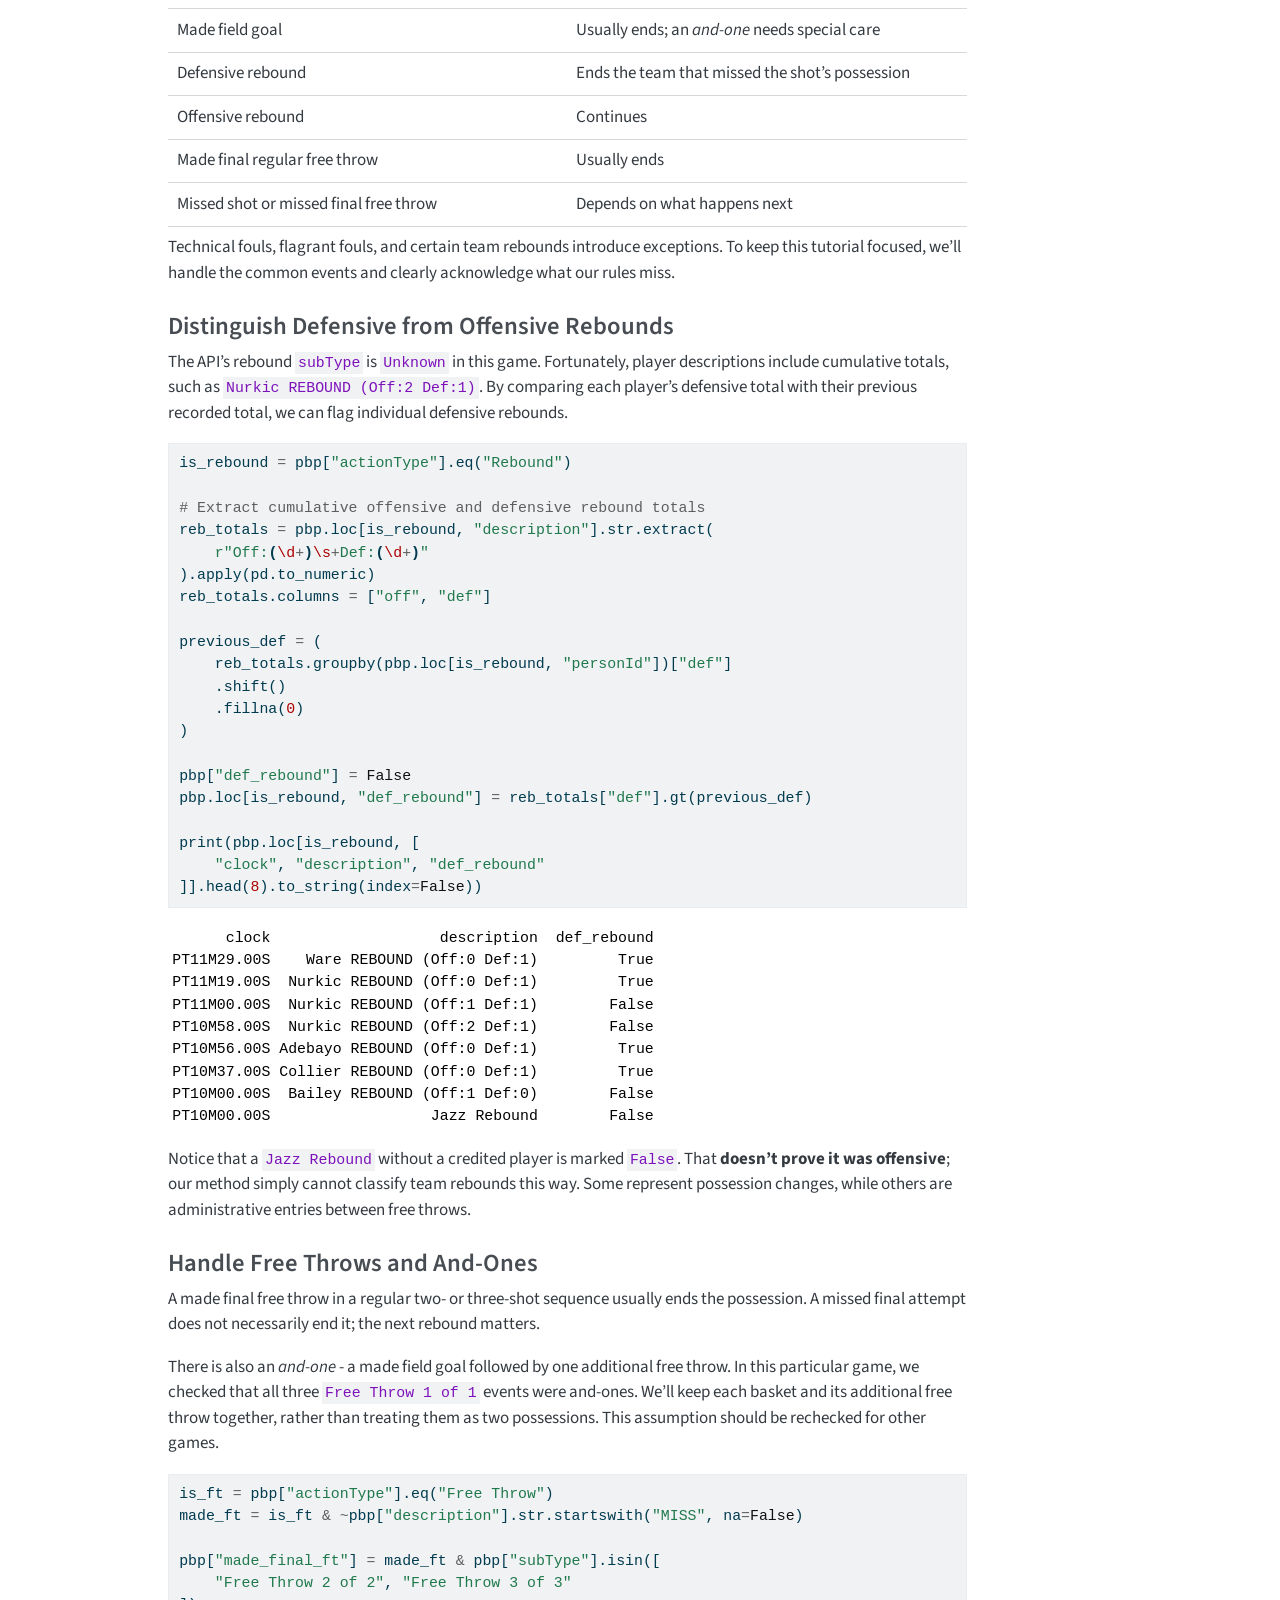
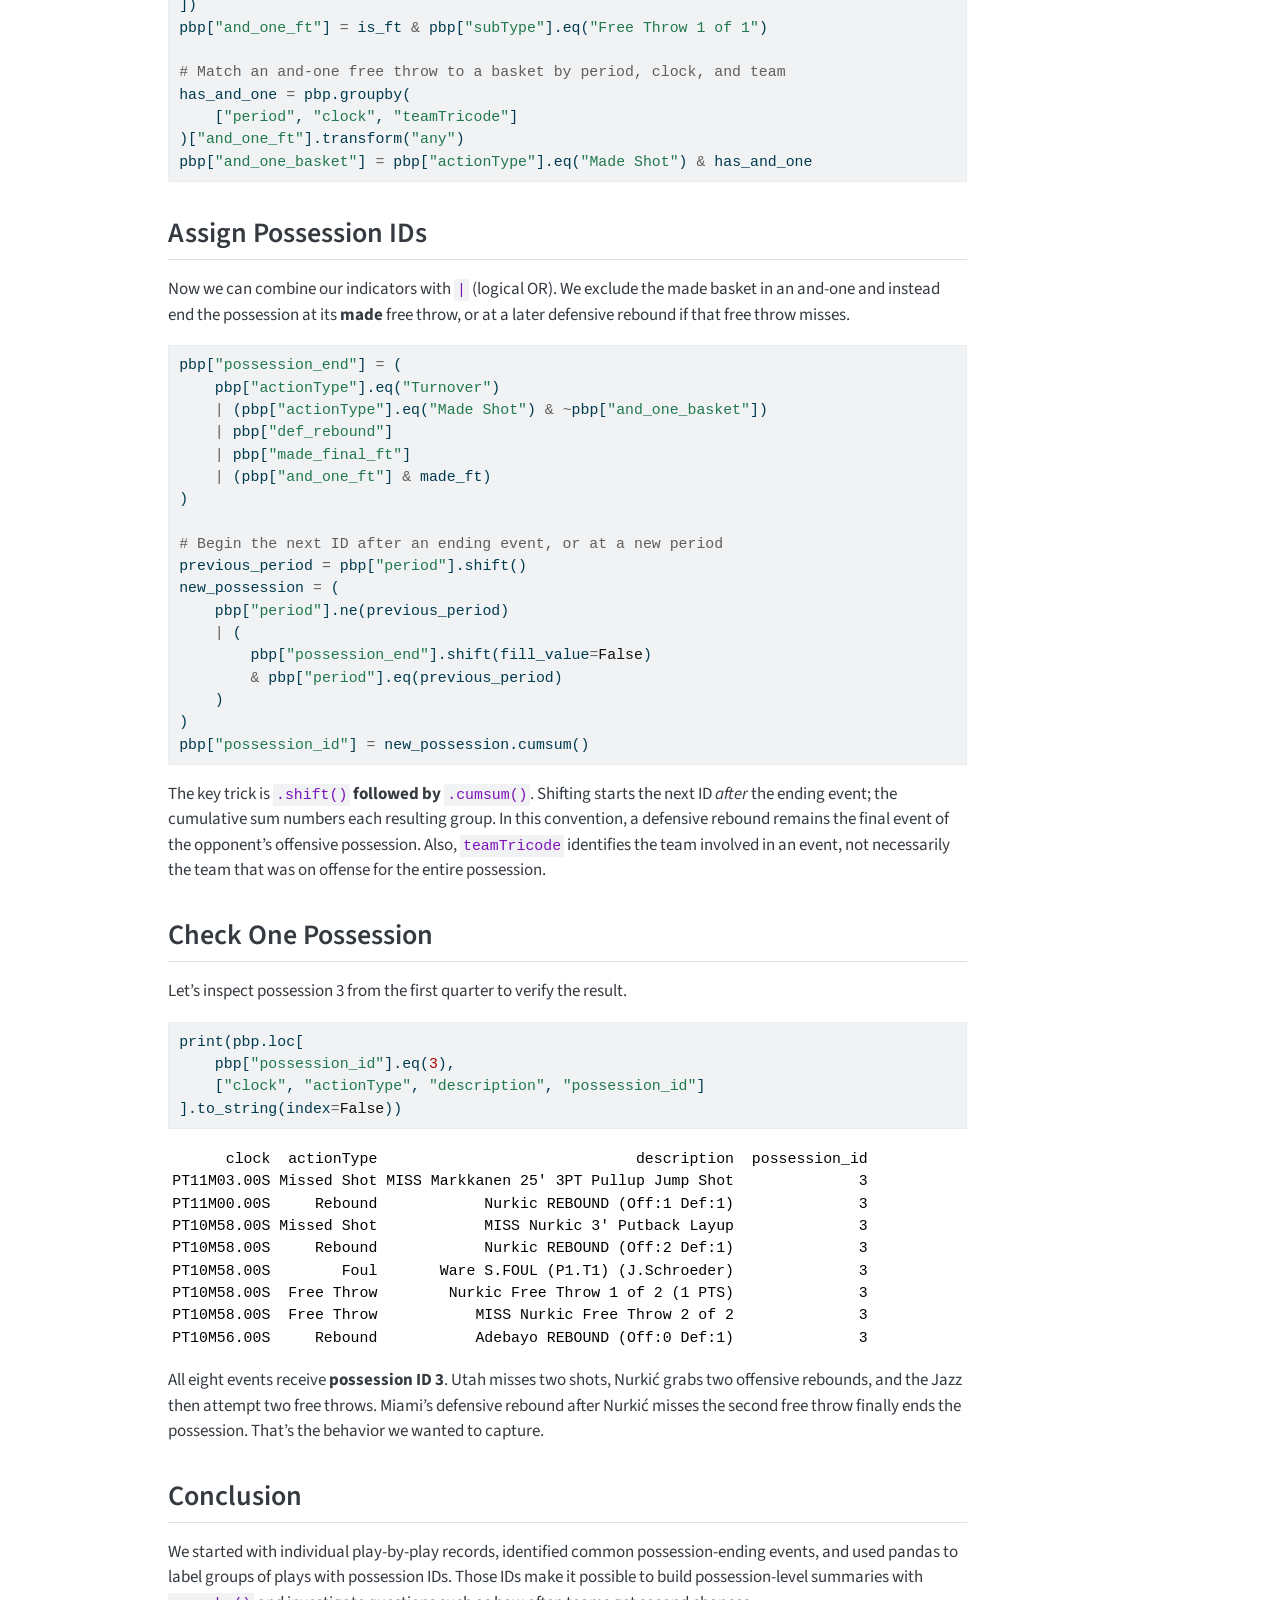
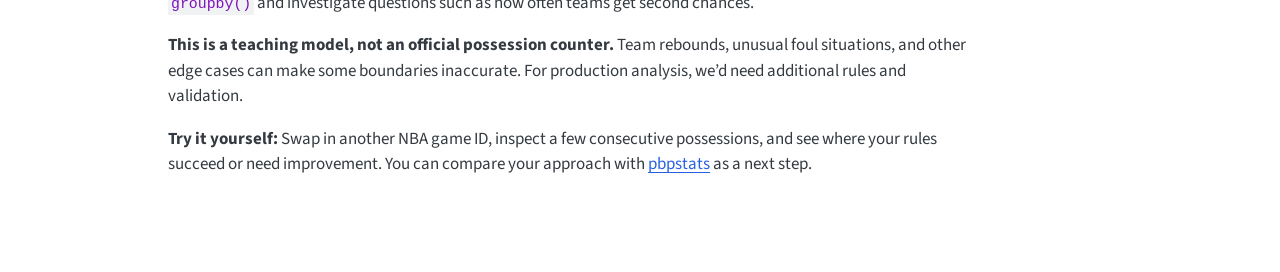
<file: docs/posts/nba-possessions.html>
<!DOCTYPE html>
<html xmlns="http://www.w3.org/1999/xhtml" lang="en" xml:lang="en"><head>

<meta charset="utf-8">
<meta name="generator" content="quarto-1.10.18">

<meta name="viewport" content="width=device-width, initial-scale=1.0, user-scalable=yes">

<meta name="author" content="Joseph Asay">

<title>Identifying Basketball Possessions Using Python – Joseph Asay | Data Science Portfolio</title>
<style>
/* Default styles provided by pandoc.
** See https://pandoc.org/MANUAL.html#variables-for-html for config info.
*/
span.smallcaps{font-variant: small-caps;}
div.columns{display: flex; gap: 1.5em;}
div.column{flex: auto;}
@media screen {
div.columns{gap: min(4vw, 1.5em);}
div.column{overflow-x: auto;}
}
div.hanging-indent{margin-left: 1.5em; text-indent: -1.5em;}
ul.task-list{list-style: none;}
ul.task-list li input[type="checkbox"] {
  width: 0.8em;
  margin: 0 0.8em 0.2em -1em; /* quarto-specific, see https://github.com/quarto-dev/quarto-cli/issues/4556 */ 
  vertical-align: middle;
}
/* CSS for syntax highlighting */
html { -webkit-text-size-adjust: 100%; }
pre > code.sourceCode { white-space: pre; position: relative; }
pre > code.sourceCode > span { display: inline-block; line-height: 1.25; }
pre > code.sourceCode > span:empty { height: 1.2em; }
.sourceCode { overflow: visible; }
code.sourceCode > span { color: inherit; text-decoration: inherit; }
div.sourceCode { margin: 1em 0; }
pre.sourceCode { margin: 0; }
@media screen {
div.sourceCode { overflow: auto; }
}
@media print {
pre > code.sourceCode { white-space: pre-wrap; }
pre > code.sourceCode > span { text-indent: -5em; padding-left: 5em; }
}
pre.numberSource code
  { counter-reset: source-line 0; }
pre.numberSource code > span
  { position: relative; left: -4em; counter-increment: source-line; }
pre.numberSource code > span > a:first-child::before
  { content: counter(source-line);
    position: relative; left: -1em; text-align: right; vertical-align: baseline;
    border: none; display: inline-block;
    -webkit-touch-callout: none; -webkit-user-select: none;
    -khtml-user-select: none; -moz-user-select: none;
    -ms-user-select: none; user-select: none;
    padding: 0 4px; width: 4em;
  }
pre.numberSource { margin-left: 3em;  padding-left: 4px; }
div.sourceCode
  {   }
@media screen {
pre > code.sourceCode > span > a:first-child::before { text-decoration: underline; }
}
</style>


<script src="../site_libs/quarto-nav/quarto-nav.js"></script>
<script src="../site_libs/quarto-nav/headroom.min.js"></script>
<script src="../site_libs/clipboard/clipboard.min.js"></script>
<script src="../site_libs/quarto-search/autocomplete.umd.js"></script>
<script src="../site_libs/quarto-search/fuse.min.js"></script>
<script src="../site_libs/quarto-search/quarto-search.js"></script>
<meta name="quarto:offset" content="../">
<script src="../site_libs/quarto-html/quarto.js" type="module"></script>
<script src="../site_libs/quarto-html/tabsets/tabsets.js" type="module"></script>
<script src="../site_libs/quarto-html/popper.min.js"></script>
<script src="../site_libs/quarto-html/tippy.umd.min.js"></script>
<script src="../site_libs/quarto-html/anchor.min.js"></script>
<link href="../site_libs/quarto-html/tippy.css" rel="stylesheet">
<link href="../site_libs/quarto-html/quarto-syntax-highlighting-64a204ab8560d761af7679ceaba22944.css" rel="stylesheet" id="quarto-text-highlighting-styles">
<script src="../site_libs/bootstrap/bootstrap.min.js"></script>
<link href="../site_libs/bootstrap/bootstrap-icons.css" rel="stylesheet">
<link href="../site_libs/bootstrap/bootstrap-12db1cee02c1be9a93b32a19c15b35fb.min.css" rel="stylesheet" append-hash="true" id="quarto-bootstrap" data-mode="light">
<script id="quarto-search-options" type="application/json">{
  "location": "navbar",
  "copy-button": false,
  "collapse-after": 3,
  "panel-placement": "end",
  "type": "overlay",
  "limit": 50,
  "keyboard-shortcut": [
    "f",
    "/",
    "s"
  ],
  "show-item-context": false,
  "language": {
    "search-no-results-text": "No results",
    "search-matching-documents-text": "matching documents",
    "search-copy-link-title": "Copy link to search",
    "search-hide-matches-text": "Hide additional matches",
    "search-more-match-text": "more match in this document",
    "search-more-matches-text": "more matches in this document",
    "search-clear-button-title": "Clear",
    "search-text-placeholder": "",
    "search-detached-cancel-button-title": "Cancel",
    "search-submit-button-title": "Submit",
    "search-label": "Search"
  }
}</script>


<link rel="stylesheet" href="../styles.css">
</head>

<body class="nav-fixed quarto-light">

<div id="quarto-search-results"></div>
  <header id="quarto-header" class="headroom fixed-top">
    <nav class="navbar navbar-expand-lg " data-bs-theme="dark">
      <div class="navbar-container container-fluid">
      <div class="navbar-brand-container mx-auto">
    <a class="navbar-brand" href="../index.html">
    <span class="navbar-title">Joseph Asay | Data Science Portfolio</span>
    </a>
  </div>
            <div id="quarto-search" class="" title="Search"></div>
          <button class="navbar-toggler" type="button" data-bs-toggle="collapse" data-bs-target="#navbarCollapse" aria-controls="navbarCollapse" role="menu" aria-expanded="false" aria-label="Toggle navigation" onclick="if (window.quartoToggleHeadroom) { window.quartoToggleHeadroom(); }">
  <span class="navbar-toggler-icon"></span>
</button>
          <div class="collapse navbar-collapse" id="navbarCollapse">
            <ul class="navbar-nav navbar-nav-scroll me-auto">
  <li class="nav-item">
    <a class="nav-link" href="../index.html"> 
<span class="menu-text">Home</span></a>
  </li>  
  <li class="nav-item">
    <a class="nav-link" href="../about.html"> 
<span class="menu-text">About Me</span></a>
  </li>  
  <li class="nav-item">
    <a class="nav-link" href="../blog.html"> 
<span class="menu-text">Blog</span></a>
  </li>  
</ul>
          </div> <!-- /navcollapse -->
            <div class="quarto-navbar-tools">
</div>
      </div> <!-- /container-fluid -->
    </nav>
</header>
<!-- content -->
<div id="quarto-content" class="quarto-container page-columns page-rows-contents page-layout-article page-navbar">
<!-- sidebar -->
<!-- margin-sidebar -->
    <div id="quarto-margin-sidebar" class="sidebar margin-sidebar">
        <nav id="TOC" role="doc-toc" class="toc-active">
    <h2 id="toc-title">On this page</h2>
   
  <ul>
  <li><a href="#introduction" id="toc-introduction" class="nav-link active" data-scroll-target="#introduction">Introduction</a></li>
  <li><a href="#get-and-sort-the-play-by-play-data" id="toc-get-and-sort-the-play-by-play-data" class="nav-link" data-scroll-target="#get-and-sort-the-play-by-play-data">Get and Sort the Play-by-Play Data</a></li>
  <li><a href="#identify-possession-ending-events" id="toc-identify-possession-ending-events" class="nav-link" data-scroll-target="#identify-possession-ending-events">Identify Possession-Ending Events</a>
  <ul class="collapse">
  <li><a href="#distinguish-defensive-from-offensive-rebounds" id="toc-distinguish-defensive-from-offensive-rebounds" class="nav-link" data-scroll-target="#distinguish-defensive-from-offensive-rebounds">Distinguish Defensive from Offensive Rebounds</a></li>
  <li><a href="#handle-free-throws-and-and-ones" id="toc-handle-free-throws-and-and-ones" class="nav-link" data-scroll-target="#handle-free-throws-and-and-ones">Handle Free Throws and And-Ones</a></li>
  </ul></li>
  <li><a href="#assign-possession-ids" id="toc-assign-possession-ids" class="nav-link" data-scroll-target="#assign-possession-ids">Assign Possession IDs</a></li>
  <li><a href="#check-one-possession" id="toc-check-one-possession" class="nav-link" data-scroll-target="#check-one-possession">Check One Possession</a></li>
  <li><a href="#conclusion" id="toc-conclusion" class="nav-link" data-scroll-target="#conclusion">Conclusion</a></li>
  </ul>
</nav>
    </div>
<!-- main -->
<main class="content" id="quarto-document-content">

<header id="title-block-header" class="quarto-title-block default">
<div class="quarto-title">
<h1 class="title">Identifying Basketball Possessions Using Python</h1>
</div>



<div class="quarto-title-meta">

    <div>
    <div class="quarto-title-meta-heading">Author</div>
    <div class="quarto-title-meta-contents">
             <p>Joseph Asay </p>
          </div>
  </div>
    
  
    
  </div>
  


</header>


<section id="introduction" class="level2">
<h2 class="anchored" data-anchor-id="introduction">Introduction</h2>
<p>In the NBA, every shot, rebound, foul, and turnover is recorded as a play-by-play event. These records tell us what happened, but analyzing a game one event at a time can make it difficult to see the bigger picture.</p>
<p>A <strong>possession</strong> is a team’s opportunity to score before control of the ball changes. It might involve one shot, or several if the offense collects its own rebounds. Grouping events into possessions helps analysts examine how teams use those opportunities and eventually measure offensive efficiency.</p>
<p>Packages such as <a href="https://pbpstats.readthedocs.io/">pbpstats</a> can process NBA possessions automatically. Here, we’ll build a <strong>simplified version ourselves with pandas</strong>, using a Utah Jazz game to learn how event-level data becomes something we can analyze by possession.</p>
</section>
<section id="get-and-sort-the-play-by-play-data" class="level2">
<h2 class="anchored" data-anchor-id="get-and-sort-the-play-by-play-data">Get and Sort the Play-by-Play Data</h2>
<p>We’ll use Utah’s 2025–26 regular-season game at Miami (game ID <code>0022500763</code>). The <a href="https://github.com/swar/nba_api"><code>nba_api</code> package</a> provides a <code>PlayByPlayV3</code> endpoint where each row describes one event, including its period, clock, team, and event type.</p>
<p>Before identifying possessions, we need the events in the right order. We sort by <code>period</code> and <code>actionNumber</code> rather than by the clock alone: several events, such as a basket and a foul, can share a timestamp.</p>
<div id="634463aa" class="cell" data-execution_count="1">
<div class="code-copy-outer-scaffold"><div class="sourceCode cell-code" id="cb1"><pre class="sourceCode python code-with-copy"><code class="sourceCode python"><span id="cb1-1"><a href="#cb1-1" aria-hidden="true" tabindex="-1"></a><span class="im">import</span> pandas <span class="im">as</span> pd</span>
<span id="cb1-2"><a href="#cb1-2" aria-hidden="true" tabindex="-1"></a><span class="im">from</span> nba_api.stats.endpoints <span class="im">import</span> playbyplayv3</span>
<span id="cb1-3"><a href="#cb1-3" aria-hidden="true" tabindex="-1"></a></span>
<span id="cb1-4"><a href="#cb1-4" aria-hidden="true" tabindex="-1"></a>pbp <span class="op">=</span> playbyplayv3.PlayByPlayV3(</span>
<span id="cb1-5"><a href="#cb1-5" aria-hidden="true" tabindex="-1"></a>    game_id<span class="op">=</span><span class="st">"0022500763"</span></span>
<span id="cb1-6"><a href="#cb1-6" aria-hidden="true" tabindex="-1"></a>).get_data_frames()[<span class="dv">0</span>]</span>
<span id="cb1-7"><a href="#cb1-7" aria-hidden="true" tabindex="-1"></a></span>
<span id="cb1-8"><a href="#cb1-8" aria-hidden="true" tabindex="-1"></a>pbp <span class="op">=</span> pbp.sort_values(</span>
<span id="cb1-9"><a href="#cb1-9" aria-hidden="true" tabindex="-1"></a>    [<span class="st">"period"</span>, <span class="st">"actionNumber"</span>]</span>
<span id="cb1-10"><a href="#cb1-10" aria-hidden="true" tabindex="-1"></a>).reset_index(drop<span class="op">=</span><span class="va">True</span>)</span>
<span id="cb1-11"><a href="#cb1-11" aria-hidden="true" tabindex="-1"></a></span>
<span id="cb1-12"><a href="#cb1-12" aria-hidden="true" tabindex="-1"></a><span class="bu">print</span>(pbp[[</span>
<span id="cb1-13"><a href="#cb1-13" aria-hidden="true" tabindex="-1"></a>    <span class="st">"period"</span>, <span class="st">"clock"</span>, <span class="st">"teamTricode"</span>, <span class="st">"actionType"</span>, <span class="st">"description"</span></span>
<span id="cb1-14"><a href="#cb1-14" aria-hidden="true" tabindex="-1"></a>]].head(<span class="dv">8</span>).to_string(index<span class="op">=</span><span class="va">False</span>))</span></code></pre></div><button title="Copy to Clipboard" class="code-copy-button"><i class="bi"></i></button></div>
<div class="cell-output cell-output-stdout">
<pre><code> period       clock teamTricode  actionType                               description
      1 PT12M00.00S                  period         Start of 1st Period (7:43 PM EST)
      1 PT12M00.00S         MIA   Jump Ball Jump Ball Ware vs. Nurkic: Tip to Collier
      1 PT11M32.00S         UTA Missed Shot           MISS Collier 8' Fadeaway Jumper
      1 PT11M29.00S         MIA     Rebound                Ware REBOUND (Off:0 Def:1)
      1 PT11M24.00S         MIA Missed Shot    MISS Adebayo 26' 3PT Running Jump Shot
      1 PT11M19.00S         UTA     Rebound              Nurkic REBOUND (Off:0 Def:1)
      1 PT11M03.00S         UTA Missed Shot   MISS Markkanen 25' 3PT Pullup Jump Shot
      1 PT11M00.00S         UTA     Rebound              Nurkic REBOUND (Off:1 Def:1)</code></pre>
</div>
</div>
<p>As a quick double-check, the game clock should generally <strong>count down within each period</strong>. Looking at the first few rows confirms that the events follow the expected sequence, even when two plays occur at the same time.</p>
</section>
<section id="identify-possession-ending-events" class="level2">
<h2 class="anchored" data-anchor-id="identify-possession-ending-events">Identify Possession-Ending Events</h2>
<p>A missed shot alone does <strong>not</strong> end a possession: an offensive rebound keeps the ball with the same team. We need events that tell us when the offense’s opportunity actually ends.</p>
<table class="caption-top table">
<colgroup>
<col style="width: 50%">
<col style="width: 50%">
</colgroup>
<thead>
<tr class="header">
<th>Event</th>
<th>What happens to the possession?</th>
</tr>
</thead>
<tbody>
<tr class="odd">
<td>Turnover</td>
<td>Ends</td>
</tr>
<tr class="even">
<td>Made field goal</td>
<td>Usually ends; an <em>and-one</em> needs special care</td>
</tr>
<tr class="odd">
<td>Defensive rebound</td>
<td>Ends the team that missed the shot’s possession</td>
</tr>
<tr class="even">
<td>Offensive rebound</td>
<td>Continues</td>
</tr>
<tr class="odd">
<td>Made final regular free throw</td>
<td>Usually ends</td>
</tr>
<tr class="even">
<td>Missed shot or missed final free throw</td>
<td>Depends on what happens next</td>
</tr>
</tbody>
</table>
<p>Technical fouls, flagrant fouls, and certain team rebounds introduce exceptions. To keep this tutorial focused, we’ll handle the common events and clearly acknowledge what our rules miss.</p>
<section id="distinguish-defensive-from-offensive-rebounds" class="level3">
<h3 class="anchored" data-anchor-id="distinguish-defensive-from-offensive-rebounds">Distinguish Defensive from Offensive Rebounds</h3>
<p>The API’s rebound <code>subType</code> is <code>Unknown</code> in this game. Fortunately, player descriptions include cumulative totals, such as <code>Nurkic REBOUND (Off:2 Def:1)</code>. By comparing each player’s defensive total with their previous recorded total, we can flag individual defensive rebounds.</p>
<div id="f2ab29ad" class="cell" data-execution_count="2">
<div class="code-copy-outer-scaffold"><div class="sourceCode cell-code" id="cb3"><pre class="sourceCode python code-with-copy"><code class="sourceCode python"><span id="cb3-1"><a href="#cb3-1" aria-hidden="true" tabindex="-1"></a>is_rebound <span class="op">=</span> pbp[<span class="st">"actionType"</span>].eq(<span class="st">"Rebound"</span>)</span>
<span id="cb3-2"><a href="#cb3-2" aria-hidden="true" tabindex="-1"></a></span>
<span id="cb3-3"><a href="#cb3-3" aria-hidden="true" tabindex="-1"></a><span class="co"># Extract cumulative offensive and defensive rebound totals</span></span>
<span id="cb3-4"><a href="#cb3-4" aria-hidden="true" tabindex="-1"></a>reb_totals <span class="op">=</span> pbp.loc[is_rebound, <span class="st">"description"</span>].<span class="bu">str</span>.extract(</span>
<span id="cb3-5"><a href="#cb3-5" aria-hidden="true" tabindex="-1"></a>    <span class="vs">r"Off:</span><span class="kw">(</span><span class="dv">\d</span><span class="op">+</span><span class="kw">)</span><span class="dv">\s</span><span class="op">+</span><span class="vs">Def:</span><span class="kw">(</span><span class="dv">\d</span><span class="op">+</span><span class="kw">)</span><span class="vs">"</span></span>
<span id="cb3-6"><a href="#cb3-6" aria-hidden="true" tabindex="-1"></a>).<span class="bu">apply</span>(pd.to_numeric)</span>
<span id="cb3-7"><a href="#cb3-7" aria-hidden="true" tabindex="-1"></a>reb_totals.columns <span class="op">=</span> [<span class="st">"off"</span>, <span class="st">"def"</span>]</span>
<span id="cb3-8"><a href="#cb3-8" aria-hidden="true" tabindex="-1"></a></span>
<span id="cb3-9"><a href="#cb3-9" aria-hidden="true" tabindex="-1"></a>previous_def <span class="op">=</span> (</span>
<span id="cb3-10"><a href="#cb3-10" aria-hidden="true" tabindex="-1"></a>    reb_totals.groupby(pbp.loc[is_rebound, <span class="st">"personId"</span>])[<span class="st">"def"</span>]</span>
<span id="cb3-11"><a href="#cb3-11" aria-hidden="true" tabindex="-1"></a>    .shift()</span>
<span id="cb3-12"><a href="#cb3-12" aria-hidden="true" tabindex="-1"></a>    .fillna(<span class="dv">0</span>)</span>
<span id="cb3-13"><a href="#cb3-13" aria-hidden="true" tabindex="-1"></a>)</span>
<span id="cb3-14"><a href="#cb3-14" aria-hidden="true" tabindex="-1"></a></span>
<span id="cb3-15"><a href="#cb3-15" aria-hidden="true" tabindex="-1"></a>pbp[<span class="st">"def_rebound"</span>] <span class="op">=</span> <span class="va">False</span></span>
<span id="cb3-16"><a href="#cb3-16" aria-hidden="true" tabindex="-1"></a>pbp.loc[is_rebound, <span class="st">"def_rebound"</span>] <span class="op">=</span> reb_totals[<span class="st">"def"</span>].gt(previous_def)</span>
<span id="cb3-17"><a href="#cb3-17" aria-hidden="true" tabindex="-1"></a></span>
<span id="cb3-18"><a href="#cb3-18" aria-hidden="true" tabindex="-1"></a><span class="bu">print</span>(pbp.loc[is_rebound, [</span>
<span id="cb3-19"><a href="#cb3-19" aria-hidden="true" tabindex="-1"></a>    <span class="st">"clock"</span>, <span class="st">"description"</span>, <span class="st">"def_rebound"</span></span>
<span id="cb3-20"><a href="#cb3-20" aria-hidden="true" tabindex="-1"></a>]].head(<span class="dv">8</span>).to_string(index<span class="op">=</span><span class="va">False</span>))</span></code></pre></div><button title="Copy to Clipboard" class="code-copy-button"><i class="bi"></i></button></div>
<div class="cell-output cell-output-stdout">
<pre><code>      clock                   description  def_rebound
PT11M29.00S    Ware REBOUND (Off:0 Def:1)         True
PT11M19.00S  Nurkic REBOUND (Off:0 Def:1)         True
PT11M00.00S  Nurkic REBOUND (Off:1 Def:1)        False
PT10M58.00S  Nurkic REBOUND (Off:2 Def:1)        False
PT10M56.00S Adebayo REBOUND (Off:0 Def:1)         True
PT10M37.00S Collier REBOUND (Off:0 Def:1)         True
PT10M00.00S  Bailey REBOUND (Off:1 Def:0)        False
PT10M00.00S                  Jazz Rebound        False</code></pre>
</div>
</div>
<p>Notice that a <code>Jazz Rebound</code> without a credited player is marked <code>False</code>. That <strong>doesn’t prove it was offensive</strong>; our method simply cannot classify team rebounds this way. Some represent possession changes, while others are administrative entries between free throws.</p>
</section>
<section id="handle-free-throws-and-and-ones" class="level3">
<h3 class="anchored" data-anchor-id="handle-free-throws-and-and-ones">Handle Free Throws and And-Ones</h3>
<p>A made final free throw in a regular two- or three-shot sequence usually ends the possession. A missed final attempt does not necessarily end it; the next rebound matters.</p>
<p>There is also an <em>and-one</em> - a made field goal followed by one additional free throw. In this particular game, we checked that all three <code>Free Throw 1 of 1</code> events were and-ones. We’ll keep each basket and its additional free throw together, rather than treating them as two possessions. This assumption should be rechecked for other games.</p>
<div id="096c445f" class="cell" data-execution_count="3">
<div class="code-copy-outer-scaffold"><div class="sourceCode cell-code" id="cb5"><pre class="sourceCode python code-with-copy"><code class="sourceCode python"><span id="cb5-1"><a href="#cb5-1" aria-hidden="true" tabindex="-1"></a>is_ft <span class="op">=</span> pbp[<span class="st">"actionType"</span>].eq(<span class="st">"Free Throw"</span>)</span>
<span id="cb5-2"><a href="#cb5-2" aria-hidden="true" tabindex="-1"></a>made_ft <span class="op">=</span> is_ft <span class="op">&amp;</span> <span class="op">~</span>pbp[<span class="st">"description"</span>].<span class="bu">str</span>.startswith(<span class="st">"MISS"</span>, na<span class="op">=</span><span class="va">False</span>)</span>
<span id="cb5-3"><a href="#cb5-3" aria-hidden="true" tabindex="-1"></a></span>
<span id="cb5-4"><a href="#cb5-4" aria-hidden="true" tabindex="-1"></a>pbp[<span class="st">"made_final_ft"</span>] <span class="op">=</span> made_ft <span class="op">&amp;</span> pbp[<span class="st">"subType"</span>].isin([</span>
<span id="cb5-5"><a href="#cb5-5" aria-hidden="true" tabindex="-1"></a>    <span class="st">"Free Throw 2 of 2"</span>, <span class="st">"Free Throw 3 of 3"</span></span>
<span id="cb5-6"><a href="#cb5-6" aria-hidden="true" tabindex="-1"></a>])</span>
<span id="cb5-7"><a href="#cb5-7" aria-hidden="true" tabindex="-1"></a>pbp[<span class="st">"and_one_ft"</span>] <span class="op">=</span> is_ft <span class="op">&amp;</span> pbp[<span class="st">"subType"</span>].eq(<span class="st">"Free Throw 1 of 1"</span>)</span>
<span id="cb5-8"><a href="#cb5-8" aria-hidden="true" tabindex="-1"></a></span>
<span id="cb5-9"><a href="#cb5-9" aria-hidden="true" tabindex="-1"></a><span class="co"># Match an and-one free throw to a basket by period, clock, and team</span></span>
<span id="cb5-10"><a href="#cb5-10" aria-hidden="true" tabindex="-1"></a>has_and_one <span class="op">=</span> pbp.groupby(</span>
<span id="cb5-11"><a href="#cb5-11" aria-hidden="true" tabindex="-1"></a>    [<span class="st">"period"</span>, <span class="st">"clock"</span>, <span class="st">"teamTricode"</span>]</span>
<span id="cb5-12"><a href="#cb5-12" aria-hidden="true" tabindex="-1"></a>)[<span class="st">"and_one_ft"</span>].transform(<span class="st">"any"</span>)</span>
<span id="cb5-13"><a href="#cb5-13" aria-hidden="true" tabindex="-1"></a>pbp[<span class="st">"and_one_basket"</span>] <span class="op">=</span> pbp[<span class="st">"actionType"</span>].eq(<span class="st">"Made Shot"</span>) <span class="op">&amp;</span> has_and_one</span></code></pre></div><button title="Copy to Clipboard" class="code-copy-button"><i class="bi"></i></button></div>
</div>
</section>
</section>
<section id="assign-possession-ids" class="level2">
<h2 class="anchored" data-anchor-id="assign-possession-ids">Assign Possession IDs</h2>
<p>Now we can combine our indicators with <code>|</code> (logical OR). We exclude the made basket in an and-one and instead end the possession at its <strong>made</strong> free throw, or at a later defensive rebound if that free throw misses.</p>
<div id="8e745eab" class="cell" data-execution_count="4">
<div class="code-copy-outer-scaffold"><div class="sourceCode cell-code" id="cb6"><pre class="sourceCode python code-with-copy"><code class="sourceCode python"><span id="cb6-1"><a href="#cb6-1" aria-hidden="true" tabindex="-1"></a>pbp[<span class="st">"possession_end"</span>] <span class="op">=</span> (</span>
<span id="cb6-2"><a href="#cb6-2" aria-hidden="true" tabindex="-1"></a>    pbp[<span class="st">"actionType"</span>].eq(<span class="st">"Turnover"</span>)</span>
<span id="cb6-3"><a href="#cb6-3" aria-hidden="true" tabindex="-1"></a>    <span class="op">|</span> (pbp[<span class="st">"actionType"</span>].eq(<span class="st">"Made Shot"</span>) <span class="op">&amp;</span> <span class="op">~</span>pbp[<span class="st">"and_one_basket"</span>])</span>
<span id="cb6-4"><a href="#cb6-4" aria-hidden="true" tabindex="-1"></a>    <span class="op">|</span> pbp[<span class="st">"def_rebound"</span>]</span>
<span id="cb6-5"><a href="#cb6-5" aria-hidden="true" tabindex="-1"></a>    <span class="op">|</span> pbp[<span class="st">"made_final_ft"</span>]</span>
<span id="cb6-6"><a href="#cb6-6" aria-hidden="true" tabindex="-1"></a>    <span class="op">|</span> (pbp[<span class="st">"and_one_ft"</span>] <span class="op">&amp;</span> made_ft)</span>
<span id="cb6-7"><a href="#cb6-7" aria-hidden="true" tabindex="-1"></a>)</span>
<span id="cb6-8"><a href="#cb6-8" aria-hidden="true" tabindex="-1"></a></span>
<span id="cb6-9"><a href="#cb6-9" aria-hidden="true" tabindex="-1"></a><span class="co"># Begin the next ID after an ending event, or at a new period</span></span>
<span id="cb6-10"><a href="#cb6-10" aria-hidden="true" tabindex="-1"></a>previous_period <span class="op">=</span> pbp[<span class="st">"period"</span>].shift()</span>
<span id="cb6-11"><a href="#cb6-11" aria-hidden="true" tabindex="-1"></a>new_possession <span class="op">=</span> (</span>
<span id="cb6-12"><a href="#cb6-12" aria-hidden="true" tabindex="-1"></a>    pbp[<span class="st">"period"</span>].ne(previous_period)</span>
<span id="cb6-13"><a href="#cb6-13" aria-hidden="true" tabindex="-1"></a>    <span class="op">|</span> (</span>
<span id="cb6-14"><a href="#cb6-14" aria-hidden="true" tabindex="-1"></a>        pbp[<span class="st">"possession_end"</span>].shift(fill_value<span class="op">=</span><span class="va">False</span>)</span>
<span id="cb6-15"><a href="#cb6-15" aria-hidden="true" tabindex="-1"></a>        <span class="op">&amp;</span> pbp[<span class="st">"period"</span>].eq(previous_period)</span>
<span id="cb6-16"><a href="#cb6-16" aria-hidden="true" tabindex="-1"></a>    )</span>
<span id="cb6-17"><a href="#cb6-17" aria-hidden="true" tabindex="-1"></a>)</span>
<span id="cb6-18"><a href="#cb6-18" aria-hidden="true" tabindex="-1"></a>pbp[<span class="st">"possession_id"</span>] <span class="op">=</span> new_possession.cumsum()</span></code></pre></div><button title="Copy to Clipboard" class="code-copy-button"><i class="bi"></i></button></div>
</div>
<p>The key trick is <strong><code>.shift()</code> followed by <code>.cumsum()</code></strong>. Shifting starts the next ID <em>after</em> the ending event; the cumulative sum numbers each resulting group. In this convention, a defensive rebound remains the final event of the opponent’s offensive possession. Also, <code>teamTricode</code> identifies the team involved in an event, not necessarily the team that was on offense for the entire possession.</p>
</section>
<section id="check-one-possession" class="level2">
<h2 class="anchored" data-anchor-id="check-one-possession">Check One Possession</h2>
<p>Let’s inspect possession 3 from the first quarter to verify the result.</p>
<div id="cfa5f031" class="cell" data-execution_count="5">
<div class="code-copy-outer-scaffold"><div class="sourceCode cell-code" id="cb7"><pre class="sourceCode python code-with-copy"><code class="sourceCode python"><span id="cb7-1"><a href="#cb7-1" aria-hidden="true" tabindex="-1"></a><span class="bu">print</span>(pbp.loc[</span>
<span id="cb7-2"><a href="#cb7-2" aria-hidden="true" tabindex="-1"></a>    pbp[<span class="st">"possession_id"</span>].eq(<span class="dv">3</span>),</span>
<span id="cb7-3"><a href="#cb7-3" aria-hidden="true" tabindex="-1"></a>    [<span class="st">"clock"</span>, <span class="st">"actionType"</span>, <span class="st">"description"</span>, <span class="st">"possession_id"</span>]</span>
<span id="cb7-4"><a href="#cb7-4" aria-hidden="true" tabindex="-1"></a>].to_string(index<span class="op">=</span><span class="va">False</span>))</span></code></pre></div><button title="Copy to Clipboard" class="code-copy-button"><i class="bi"></i></button></div>
<div class="cell-output cell-output-stdout">
<pre><code>      clock  actionType                             description  possession_id
PT11M03.00S Missed Shot MISS Markkanen 25' 3PT Pullup Jump Shot              3
PT11M00.00S     Rebound            Nurkic REBOUND (Off:1 Def:1)              3
PT10M58.00S Missed Shot            MISS Nurkic 3' Putback Layup              3
PT10M58.00S     Rebound            Nurkic REBOUND (Off:2 Def:1)              3
PT10M58.00S        Foul       Ware S.FOUL (P1.T1) (J.Schroeder)              3
PT10M58.00S  Free Throw        Nurkic Free Throw 1 of 2 (1 PTS)              3
PT10M58.00S  Free Throw           MISS Nurkic Free Throw 2 of 2              3
PT10M56.00S     Rebound           Adebayo REBOUND (Off:0 Def:1)              3</code></pre>
</div>
</div>
<p>All eight events receive <strong>possession ID 3</strong>. Utah misses two shots, Nurkić grabs two offensive rebounds, and the Jazz then attempt two free throws. Miami’s defensive rebound after Nurkić misses the second free throw finally ends the possession. That’s the behavior we wanted to capture.</p>
</section>
<section id="conclusion" class="level2">
<h2 class="anchored" data-anchor-id="conclusion">Conclusion</h2>
<p>We started with individual play-by-play records, identified common possession-ending events, and used pandas to label groups of plays with possession IDs. Those IDs make it possible to build possession-level summaries with <code>groupby()</code> and investigate questions such as how often teams get second chances.</p>
<p><strong>This is a teaching model, not an official possession counter.</strong> Team rebounds, unusual foul situations, and other edge cases can make some boundaries inaccurate. For production analysis, we’d need additional rules and validation.</p>
<p><strong>Try it yourself:</strong> Swap in another NBA game ID, inspect a few consecutive possessions, and see where your rules succeed or need improvement. You can compare your approach with <a href="https://pbpstats.readthedocs.io/">pbpstats</a> as a next step.</p>


</section>

</main> <!-- /main -->
<script id="quarto-html-after-body" type="application/javascript">
  window.document.addEventListener("DOMContentLoaded", function (event) {
    const icon = "";
    const anchorJS = new window.AnchorJS();
    anchorJS.options = {
      placement: 'right',
      icon: icon
    };
    anchorJS.add('.anchored');
    const isCodeAnnotation = (el) => {
      for (const clz of el.classList) {
        if (clz.startsWith('code-annotation-')) {                     
          return true;
        }
      }
      return false;
    }
    const onCopySuccess = function(e) {
      // button target
      const button = e.trigger;
      // don't keep focus
      button.blur();
      // flash "checked"
      button.classList.add('code-copy-button-checked');
      var currentTitle = button.getAttribute("title");
      button.setAttribute("title", "Copied!");
      let tooltip;
      if (window.bootstrap) {
        button.setAttribute("data-bs-toggle", "tooltip");
        button.setAttribute("data-bs-placement", "left");
        button.setAttribute("data-bs-title", "Copied!");
        tooltip = new bootstrap.Tooltip(button, 
          { trigger: "manual", 
            customClass: "code-copy-button-tooltip",
            offset: [0, -8]});
        tooltip.show();    
      }
      setTimeout(function() {
        if (tooltip) {
          tooltip.hide();
          button.removeAttribute("data-bs-title");
          button.removeAttribute("data-bs-toggle");
          button.removeAttribute("data-bs-placement");
        }
        button.setAttribute("title", currentTitle);
        button.classList.remove('code-copy-button-checked');
      }, 1000);
      // clear code selection
      e.clearSelection();
    }
    const getTextToCopy = function(trigger) {
      const outerScaffold = trigger.parentElement.cloneNode(true);
      const codeEl = outerScaffold.querySelector('code');
      for (const childEl of codeEl.children) {
        if (isCodeAnnotation(childEl)) {
          childEl.remove();
        }
      }
      return codeEl.innerText;
    }
    const clipboard = new window.ClipboardJS('.code-copy-button:not([data-in-quarto-modal])', {
      text: getTextToCopy
    });
    clipboard.on('success', onCopySuccess);
    if (window.document.getElementById('quarto-embedded-source-code-modal')) {
      const clipboardModal = new window.ClipboardJS('.code-copy-button[data-in-quarto-modal]', {
        text: getTextToCopy,
        container: window.document.getElementById('quarto-embedded-source-code-modal')
      });
      clipboardModal.on('success', onCopySuccess);
    }
      var localhostRegex = new RegExp(/^(?:http|https):\/\/localhost\:?[0-9]*\//);
      var mailtoRegex = new RegExp(/^mailto:/);
        var filterRegex = new RegExp('/' + window.location.host + '/');
      var isInternal = (href) => {
          return filterRegex.test(href) || localhostRegex.test(href) || mailtoRegex.test(href);
      }
      // Inspect non-navigation links and adorn them if external
     var links = window.document.querySelectorAll('a[href]:not(.nav-link):not(.navbar-brand):not(.toc-action):not(.sidebar-link):not(.sidebar-item-toggle):not(.pagination-link):not(.no-external):not([aria-hidden]):not(.dropdown-item):not(.quarto-navigation-tool):not(.about-link)');
      for (var i=0; i<links.length; i++) {
        const link = links[i];
        if (!isInternal(link.href)) {
          // undo the damage that might have been done by quarto-nav.js in the case of
          // links that we want to consider external
          if (link.dataset.originalHref !== undefined) {
            link.href = link.dataset.originalHref;
          }
        }
      }
    function tippyHover(el, contentFn, onTriggerFn, onUntriggerFn) {
      const config = {
        allowHTML: true,
        maxWidth: 500,
        delay: 100,
        arrow: false,
        appendTo: function(el) {
            return el.parentElement;
        },
        interactive: true,
        interactiveBorder: 10,
        theme: 'quarto',
        placement: 'bottom-start',
      };
      if (contentFn) {
        config.content = contentFn;
      }
      if (onTriggerFn) {
        config.onTrigger = onTriggerFn;
      }
      if (onUntriggerFn) {
        config.onUntrigger = onUntriggerFn;
      }
      window.tippy(el, config); 
    }
    const noterefs = window.document.querySelectorAll('a[role="doc-noteref"]');
    for (var i=0; i<noterefs.length; i++) {
      const ref = noterefs[i];
      tippyHover(ref, function() {
        // use id or data attribute instead here
        let href = ref.getAttribute('data-footnote-href') || ref.getAttribute('href');
        try { href = new URL(href).hash; } catch {}
        const id = href.replace(/^#\/?/, "");
        const note = window.document.getElementById(id);
        if (note) {
          return note.innerHTML;
        } else {
          return "";
        }
      });
    }
    const xrefs = window.document.querySelectorAll('a.quarto-xref');
    const processXRef = (id, note) => {
      // Strip column container classes
      const stripColumnClz = (el) => {
        el.classList.remove("page-full", "page-columns");
        if (el.children) {
          for (const child of el.children) {
            stripColumnClz(child);
          }
        }
      }
      stripColumnClz(note)
      if (id === null || id.startsWith('sec-')) {
        // Special case sections, only their first couple elements
        const container = document.createElement("div");
        if (note.children && note.children.length > 2) {
          container.appendChild(note.children[0].cloneNode(true));
          for (let i = 1; i < note.children.length; i++) {
            const child = note.children[i];
            if (child.tagName === "P" && child.innerText === "") {
              continue;
            } else {
              container.appendChild(child.cloneNode(true));
              break;
            }
          }
          if (window.Quarto?.typesetMath) {
            window.Quarto.typesetMath(container);
          }
          return container.innerHTML
        } else {
          if (window.Quarto?.typesetMath) {
            window.Quarto.typesetMath(note);
          }
          return note.innerHTML;
        }
      } else {
        // Remove any anchor links if they are present
        const anchorLink = note.querySelector('a.anchorjs-link');
        if (anchorLink) {
          anchorLink.remove();
        }
        if (window.Quarto?.typesetMath) {
          window.Quarto.typesetMath(note);
        }
        if (note.classList.contains("callout")) {
          return note.outerHTML;
        } else {
          return note.innerHTML;
        }
      }
    }
    for (var i=0; i<xrefs.length; i++) {
      const xref = xrefs[i];
      tippyHover(xref, undefined, function(instance) {
        instance.disable();
        let url = xref.getAttribute('href');
        let hash = undefined; 
        if (url.startsWith('#')) {
          hash = url;
        } else {
          try { hash = new URL(url).hash; } catch {}
        }
        if (hash) {
          const id = hash.replace(/^#\/?/, "");
          const note = window.document.getElementById(id);
          if (note !== null) {
            try {
              const html = processXRef(id, note.cloneNode(true));
              instance.setContent(html);
            } finally {
              instance.enable();
              instance.show();
            }
          } else {
            // See if we can fetch this
            fetch(url.split('#')[0])
            .then(res => res.text())
            .then(html => {
              const parser = new DOMParser();
              const htmlDoc = parser.parseFromString(html, "text/html");
              const note = htmlDoc.getElementById(id);
              if (note !== null) {
                const html = processXRef(id, note);
                instance.setContent(html);
              } 
            }).finally(() => {
              instance.enable();
              instance.show();
            });
          }
        } else {
          // See if we can fetch a full url (with no hash to target)
          // This is a special case and we should probably do some content thinning / targeting
          fetch(url)
          .then(res => res.text())
          .then(html => {
            const parser = new DOMParser();
            const htmlDoc = parser.parseFromString(html, "text/html");
            const note = htmlDoc.querySelector('main.content');
            if (note !== null) {
              // This should only happen for chapter cross references
              // (since there is no id in the URL)
              // remove the first header
              if (note.children.length > 0 && note.children[0].tagName === "HEADER") {
                note.children[0].remove();
              }
              const html = processXRef(null, note);
              instance.setContent(html);
            } 
          }).finally(() => {
            instance.enable();
            instance.show();
          });
        }
      }, function(instance) {
      });
    }
        let selectedAnnoteEl;
        const selectorForAnnotation = ( cell, annotation) => {
          let cellAttr = 'data-code-cell="' + cell + '"';
          let lineAttr = 'data-code-annotation="' +  annotation + '"';
          const selector = 'span[' + cellAttr + '][' + lineAttr + ']';
          return selector;
        }
        const selectCodeLines = (annoteEl) => {
          const doc = window.document;
          const targetCell = annoteEl.getAttribute("data-target-cell");
          const targetAnnotation = annoteEl.getAttribute("data-target-annotation");
          const annoteSpan = window.document.querySelector(selectorForAnnotation(targetCell, targetAnnotation));
          const lines = annoteSpan.getAttribute("data-code-lines").split(",");
          const lineIds = lines.map((line) => {
            return targetCell + "-" + line;
          })
          let top = null;
          let height = null;
          let parent = null;
          if (lineIds.length > 0) {
              //compute the position of the single el (top and bottom and make a div)
              const el = window.document.getElementById(lineIds[0]);
              top = el.offsetTop;
              height = el.offsetHeight;
              parent = el.parentElement.parentElement;
            if (lineIds.length > 1) {
              const lastEl = window.document.getElementById(lineIds[lineIds.length - 1]);
              const bottom = lastEl.offsetTop + lastEl.offsetHeight;
              height = bottom - top;
            }
            if (top !== null && height !== null && parent !== null) {
              // cook up a div (if necessary) and position it 
              let div = window.document.getElementById("code-annotation-line-highlight");
              if (div === null) {
                div = window.document.createElement("div");
                div.setAttribute("id", "code-annotation-line-highlight");
                div.style.position = 'absolute';
                parent.appendChild(div);
              }
              div.style.top = top - 2 + "px";
              div.style.height = height + 4 + "px";
              div.style.left = 0;
              let gutterDiv = window.document.getElementById("code-annotation-line-highlight-gutter");
              if (gutterDiv === null) {
                gutterDiv = window.document.createElement("div");
                gutterDiv.setAttribute("id", "code-annotation-line-highlight-gutter");
                gutterDiv.style.position = 'absolute';
                const codeCell = window.document.getElementById(targetCell);
                const gutter = codeCell.querySelector('.code-annotation-gutter');
                gutter.appendChild(gutterDiv);
              }
              gutterDiv.style.top = top - 2 + "px";
              gutterDiv.style.height = height + 4 + "px";
            }
            selectedAnnoteEl = annoteEl;
          }
        };
        const unselectCodeLines = () => {
          const elementsIds = ["code-annotation-line-highlight", "code-annotation-line-highlight-gutter"];
          elementsIds.forEach((elId) => {
            const div = window.document.getElementById(elId);
            if (div) {
              div.remove();
            }
          });
          selectedAnnoteEl = undefined;
        };
          // Handle positioning of the toggle
      window.addEventListener(
        "resize",
        throttle(() => {
          elRect = undefined;
          if (selectedAnnoteEl) {
            selectCodeLines(selectedAnnoteEl);
          }
        }, 10)
      );
      function throttle(fn, ms) {
      let throttle = false;
      let timer;
        return (...args) => {
          if(!throttle) { // first call gets through
              fn.apply(this, args);
              throttle = true;
          } else { // all the others get throttled
              if(timer) clearTimeout(timer); // cancel #2
              timer = setTimeout(() => {
                fn.apply(this, args);
                timer = throttle = false;
              }, ms);
          }
        };
      }
        // Attach click handler to the DT
        const annoteDls = window.document.querySelectorAll('dt[data-target-cell]');
        for (const annoteDlNode of annoteDls) {
          annoteDlNode.addEventListener('click', (event) => {
            const clickedEl = event.target;
            if (clickedEl !== selectedAnnoteEl) {
              unselectCodeLines();
              const activeEl = window.document.querySelector('dt[data-target-cell].code-annotation-active');
              if (activeEl) {
                activeEl.classList.remove('code-annotation-active');
              }
              selectCodeLines(clickedEl);
              clickedEl.classList.add('code-annotation-active');
            } else {
              // Unselect the line
              unselectCodeLines();
              clickedEl.classList.remove('code-annotation-active');
            }
          });
        }
    const findCites = (el) => {
      const parentEl = el.parentElement;
      if (parentEl) {
        const cites = parentEl.dataset.cites;
        if (cites) {
          return {
            el,
            cites: cites.split(' ')
          };
        } else {
          return findCites(el.parentElement)
        }
      } else {
        return undefined;
      }
    };
    var bibliorefs = window.document.querySelectorAll('a[role="doc-biblioref"]');
    for (var i=0; i<bibliorefs.length; i++) {
      const ref = bibliorefs[i];
      const citeInfo = findCites(ref);
      if (citeInfo) {
        tippyHover(citeInfo.el, function() {
          var popup = window.document.createElement('div');
          citeInfo.cites.forEach(function(cite) {
            var citeDiv = window.document.createElement('div');
            citeDiv.classList.add('hanging-indent');
            citeDiv.classList.add('csl-entry');
            var biblioDiv = window.document.getElementById('ref-' + cite);
            if (biblioDiv) {
              citeDiv.innerHTML = biblioDiv.innerHTML;
            }
            popup.appendChild(citeDiv);
          });
          return popup.innerHTML;
        });
      }
    }
  });
  </script>
</div> <!-- /content -->




</body></html>
</file>
<file: docs/site_libs/quarto-html/tippy.css>
.tippy-box[data-animation=fade][data-state=hidden]{opacity:0}[data-tippy-root]{max-width:calc(100vw - 10px)}.tippy-box{position:relative;background-color:#333;color:#fff;border-radius:4px;font-size:14px;line-height:1.4;white-space:normal;outline:0;transition-property:transform,visibility,opacity}.tippy-box[data-placement^=top]>.tippy-arrow{bottom:0}.tippy-box[data-placement^=top]>.tippy-arrow:before{bottom:-7px;left:0;border-width:8px 8px 0;border-top-color:initial;transform-origin:center top}.tippy-box[data-placement^=bottom]>.tippy-arrow{top:0}.tippy-box[data-placement^=bottom]>.tippy-arrow:before{top:-7px;left:0;border-width:0 8px 8px;border-bottom-color:initial;transform-origin:center bottom}.tippy-box[data-placement^=left]>.tippy-arrow{right:0}.tippy-box[data-placement^=left]>.tippy-arrow:before{border-width:8px 0 8px 8px;border-left-color:initial;right:-7px;transform-origin:center left}.tippy-box[data-placement^=right]>.tippy-arrow{left:0}.tippy-box[data-placement^=right]>.tippy-arrow:before{left:-7px;border-width:8px 8px 8px 0;border-right-color:initial;transform-origin:center right}.tippy-box[data-inertia][data-state=visible]{transition-timing-function:cubic-bezier(.54,1.5,.38,1.11)}.tippy-arrow{width:16px;height:16px;color:#333}.tippy-arrow:before{content:"";position:absolute;border-color:transparent;border-style:solid}.tippy-content{position:relative;padding:5px 9px;z-index:1}
</file>
<file: docs/site_libs/quarto-html/quarto-syntax-highlighting-64a204ab8560d761af7679ceaba22944.css>
/* quarto syntax highlight colors */
:root {
  --quarto-hl-ot-color: #003B4F;
  --quarto-hl-at-color: #657422;
  --quarto-hl-ss-color: #20794D;
  --quarto-hl-an-color: #5E5E5E;
  --quarto-hl-fu-color: #4758AB;
  --quarto-hl-st-color: #20794D;
  --quarto-hl-cf-color: #003B4F;
  --quarto-hl-op-color: #5E5E5E;
  --quarto-hl-er-color: #AD0000;
  --quarto-hl-bn-color: #AD0000;
  --quarto-hl-al-color: #AD0000;
  --quarto-hl-va-color: #111111;
  --quarto-hl-bu-color: inherit;
  --quarto-hl-ex-color: inherit;
  --quarto-hl-pp-color: #AD0000;
  --quarto-hl-in-color: #5E5E5E;
  --quarto-hl-vs-color: #20794D;
  --quarto-hl-wa-color: #5E5E5E;
  --quarto-hl-do-color: #5E5E5E;
  --quarto-hl-im-color: #00769E;
  --quarto-hl-ch-color: #20794D;
  --quarto-hl-dt-color: #AD0000;
  --quarto-hl-fl-color: #AD0000;
  --quarto-hl-co-color: #5E5E5E;
  --quarto-hl-cv-color: #5E5E5E;
  --quarto-hl-cn-color: #8f5902;
  --quarto-hl-sc-color: #5E5E5E;
  --quarto-hl-dv-color: #AD0000;
  --quarto-hl-kw-color: #003B4F;
}

/* other quarto variables */
:root {
  --quarto-font-monospace: SFMono-Regular, Menlo, Monaco, Consolas, "Liberation Mono", "Courier New", monospace;
}

/* syntax highlight based on Pandoc's rules */
pre > code.sourceCode > span {
  color: #003B4F;
}

code.sourceCode > span {
  color: #003B4F;
}

div.sourceCode,
div.sourceCode pre.sourceCode {
  color: #003B4F;
}

/* Normal */
code span {
  color: #003B4F;
}

/* Alert */
code span.al {
  color: #AD0000;
  font-style: inherit;
}

/* Annotation */
code span.an {
  color: #5E5E5E;
  font-style: inherit;
}

/* Attribute */
code span.at {
  color: #657422;
  font-style: inherit;
}

/* BaseN */
code span.bn {
  color: #AD0000;
  font-style: inherit;
}

/* BuiltIn */
code span.bu {
  font-style: inherit;
}

/* ControlFlow */
code span.cf {
  color: #003B4F;
  font-weight: bold;
  font-style: inherit;
}

/* Char */
code span.ch {
  color: #20794D;
  font-style: inherit;
}

/* Constant */
code span.cn {
  color: #8f5902;
  font-style: inherit;
}

/* Comment */
code span.co {
  color: #5E5E5E;
  font-style: inherit;
}

/* CommentVar */
code span.cv {
  color: #5E5E5E;
  font-style: italic;
}

/* Documentation */
code span.do {
  color: #5E5E5E;
  font-style: italic;
}

/* DataType */
code span.dt {
  color: #AD0000;
  font-style: inherit;
}

/* DecVal */
code span.dv {
  color: #AD0000;
  font-style: inherit;
}

/* Error */
code span.er {
  color: #AD0000;
  font-style: inherit;
}

/* Extension */
code span.ex {
  font-style: inherit;
}

/* Float */
code span.fl {
  color: #AD0000;
  font-style: inherit;
}

/* Function */
code span.fu {
  color: #4758AB;
  font-style: inherit;
}

/* Import */
code span.im {
  color: #00769E;
  font-style: inherit;
}

/* Information */
code span.in {
  color: #5E5E5E;
  font-style: inherit;
}

/* Keyword */
code span.kw {
  color: #003B4F;
  font-weight: bold;
  font-style: inherit;
}

/* Operator */
code span.op {
  color: #5E5E5E;
  font-style: inherit;
}

/* Other */
code span.ot {
  color: #003B4F;
  font-style: inherit;
}

/* Preprocessor */
code span.pp {
  color: #AD0000;
  font-style: inherit;
}

/* SpecialChar */
code span.sc {
  color: #5E5E5E;
  font-style: inherit;
}

/* SpecialString */
code span.ss {
  color: #20794D;
  font-style: inherit;
}

/* String */
code span.st {
  color: #20794D;
  font-style: inherit;
}

/* Variable */
code span.va {
  color: #111111;
  font-style: inherit;
}

/* VerbatimString */
code span.vs {
  color: #20794D;
  font-style: inherit;
}

/* Warning */
code span.wa {
  color: #5E5E5E;
  font-style: italic;
}

.prevent-inlining {
  content: "</";
}

/*# sourceMappingURL=9d8d5bb603a83b8298b89080a598c93b.css.map */
</file>
<file: docs/styles.css>
/* css styles */
</file>
